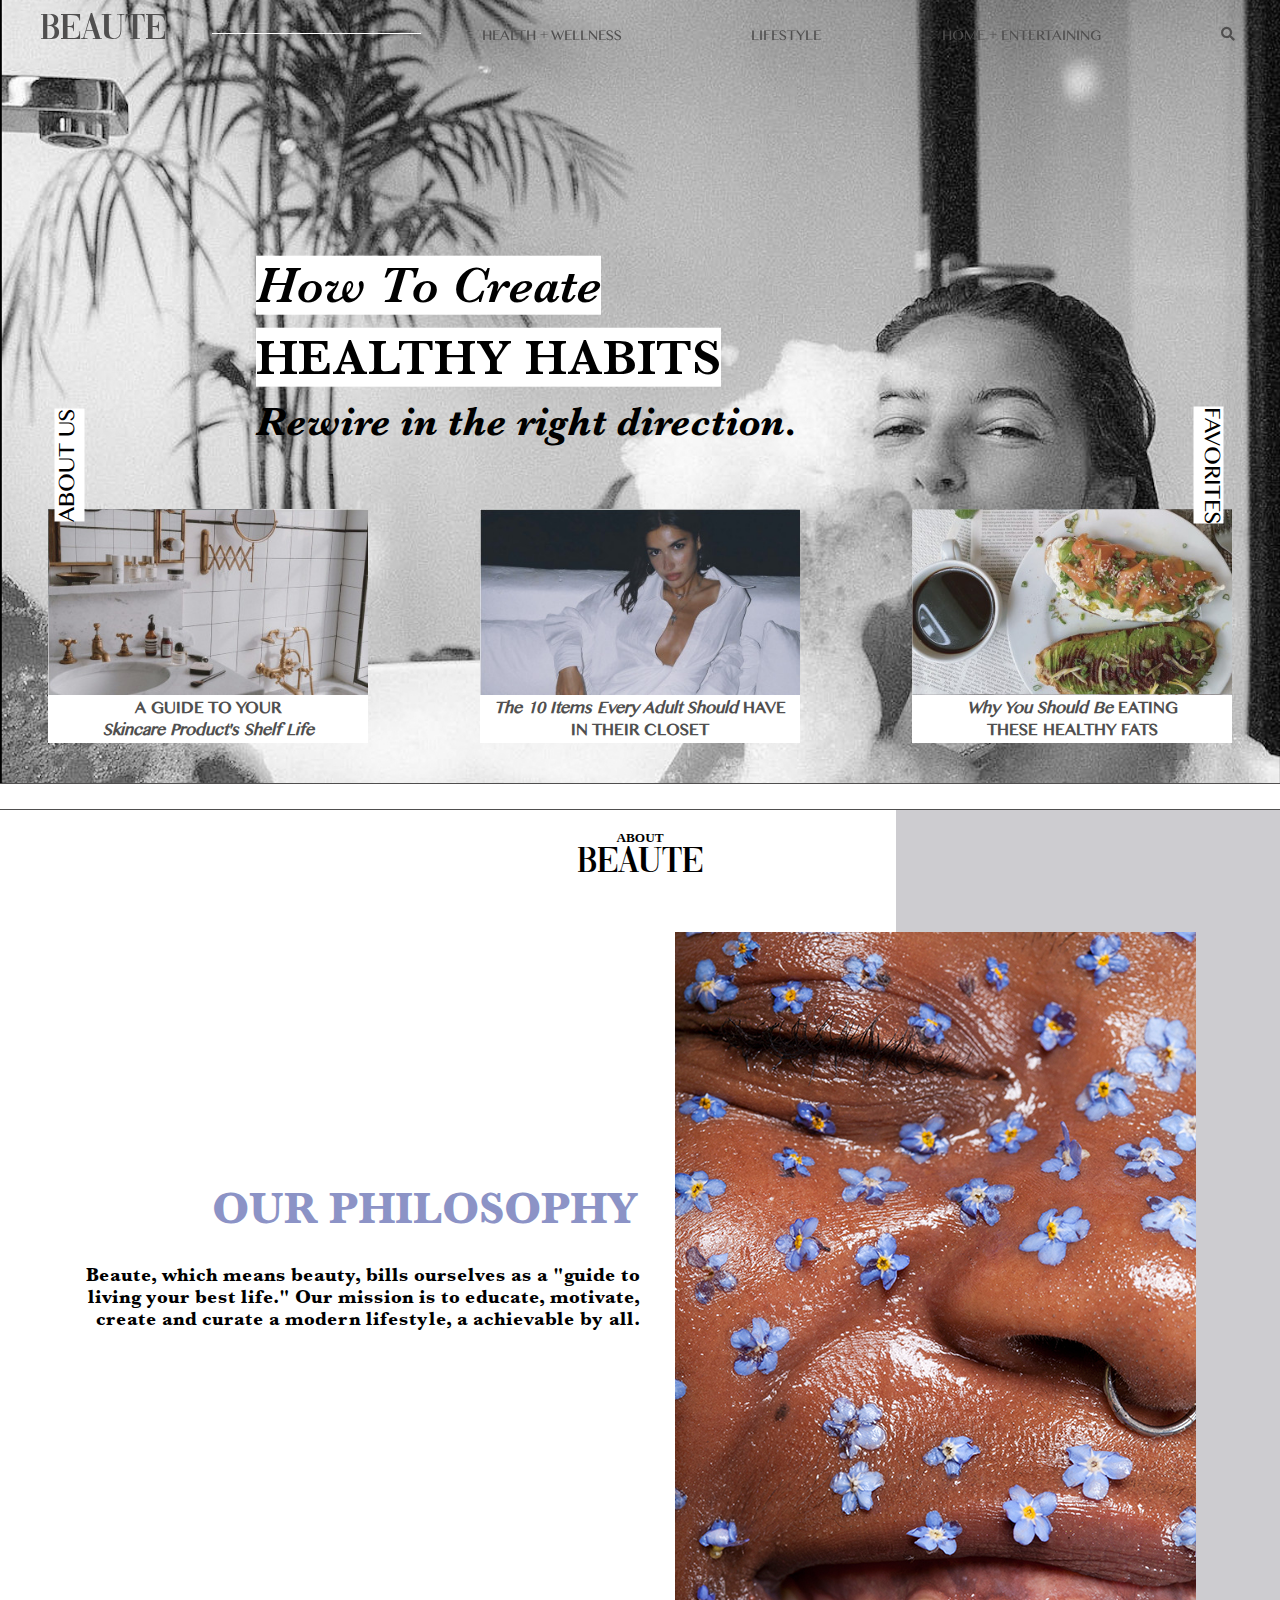
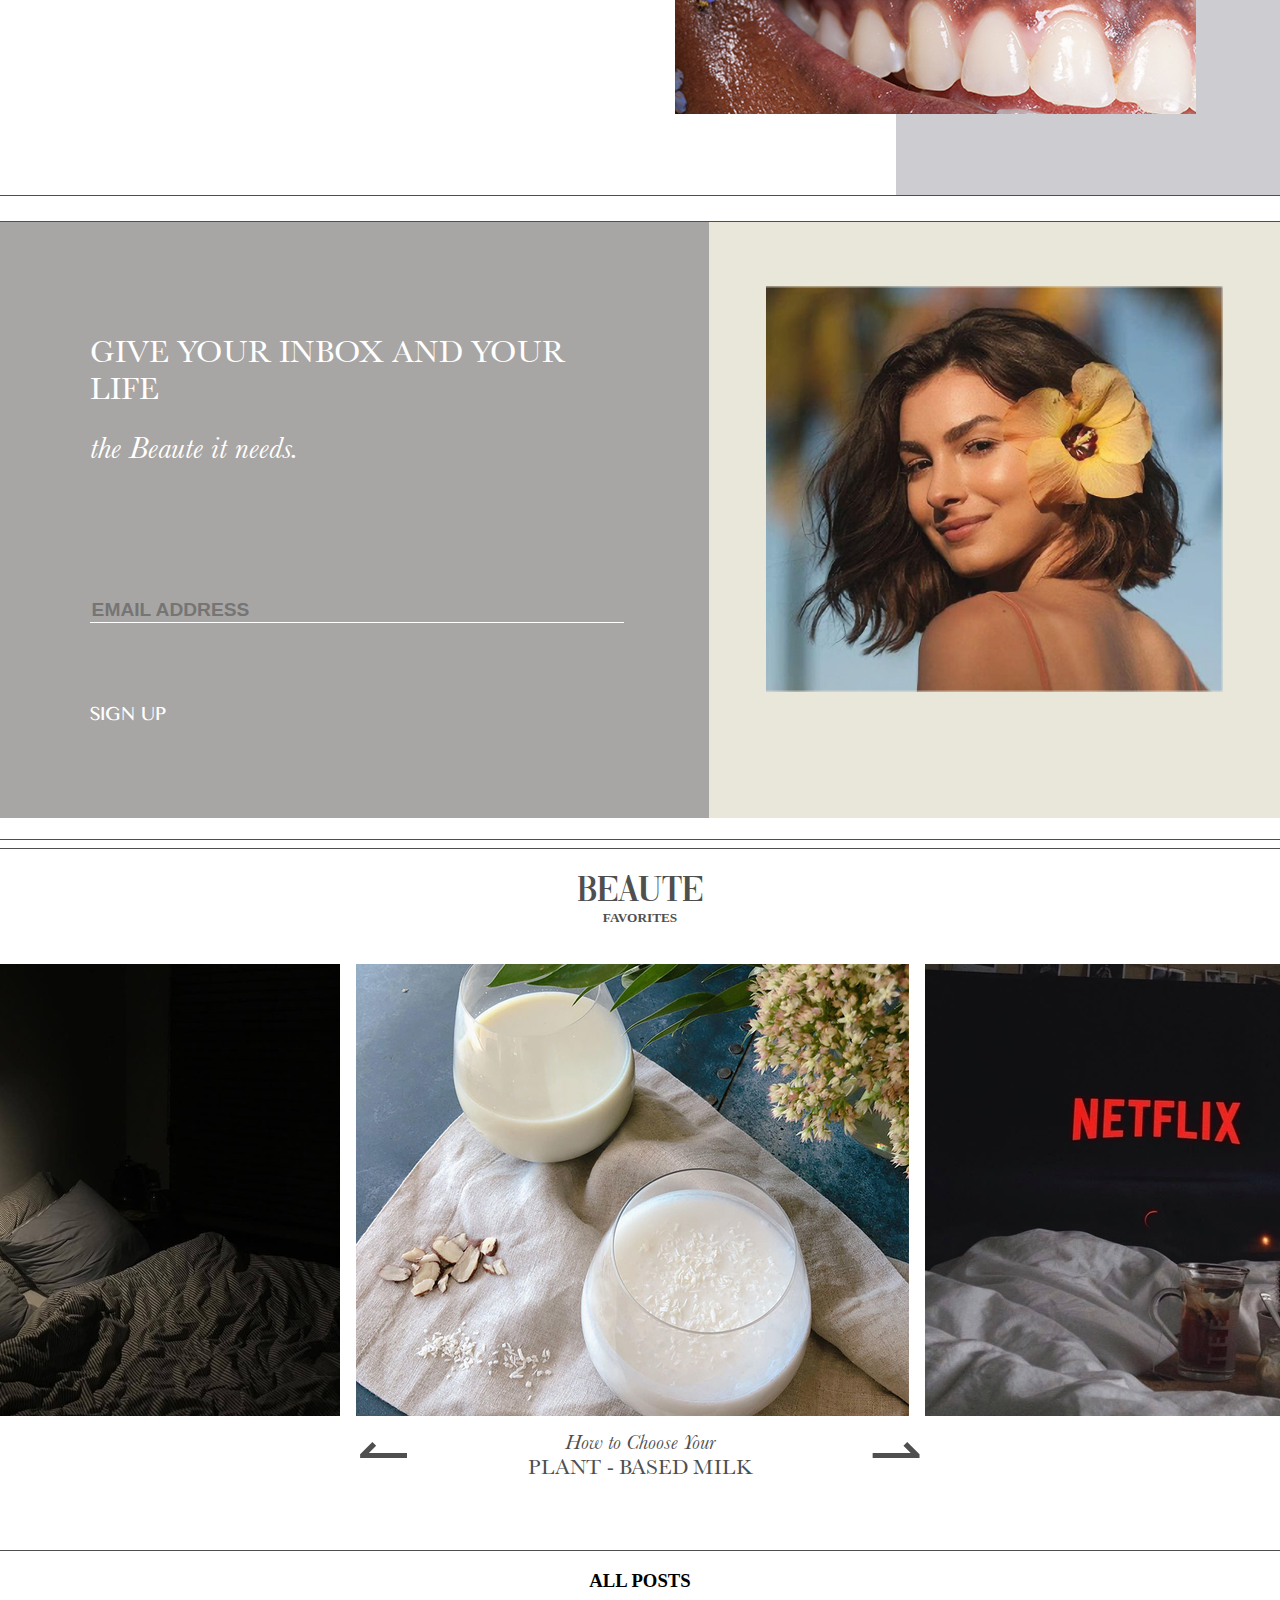
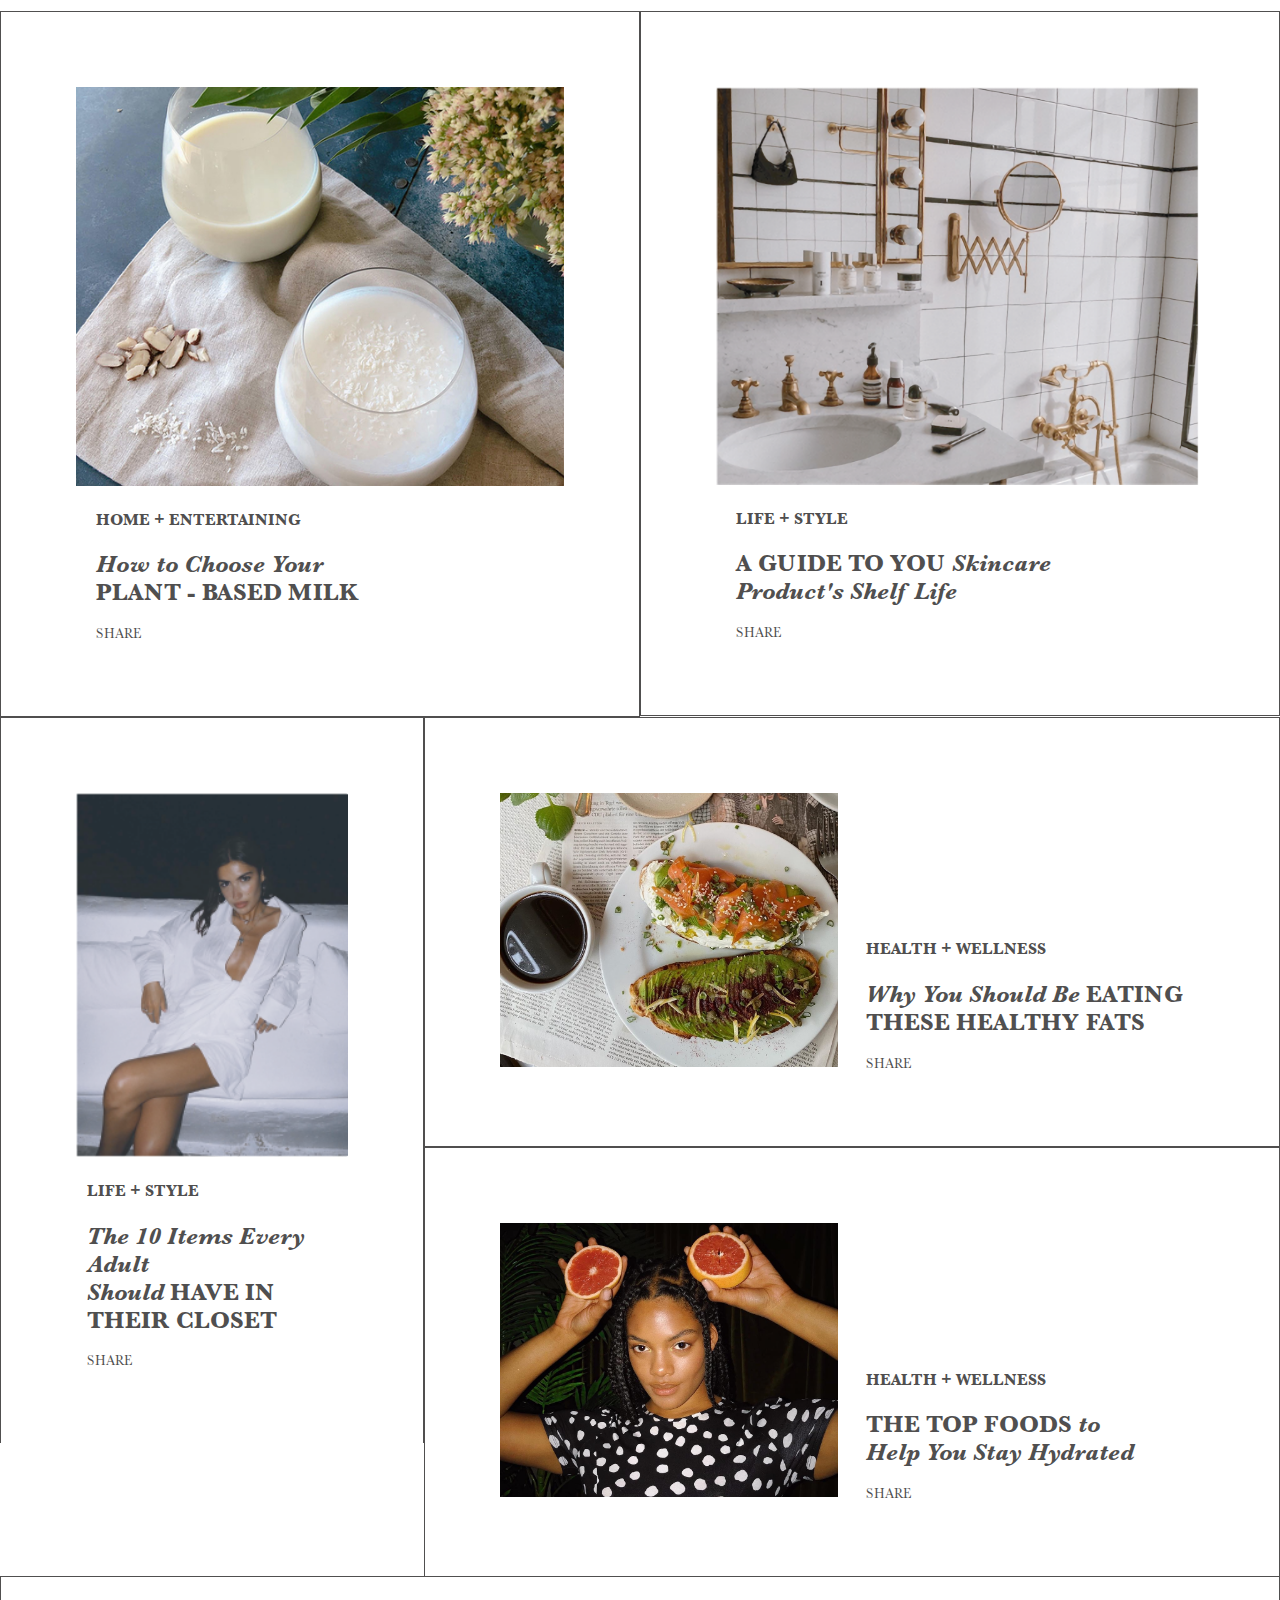
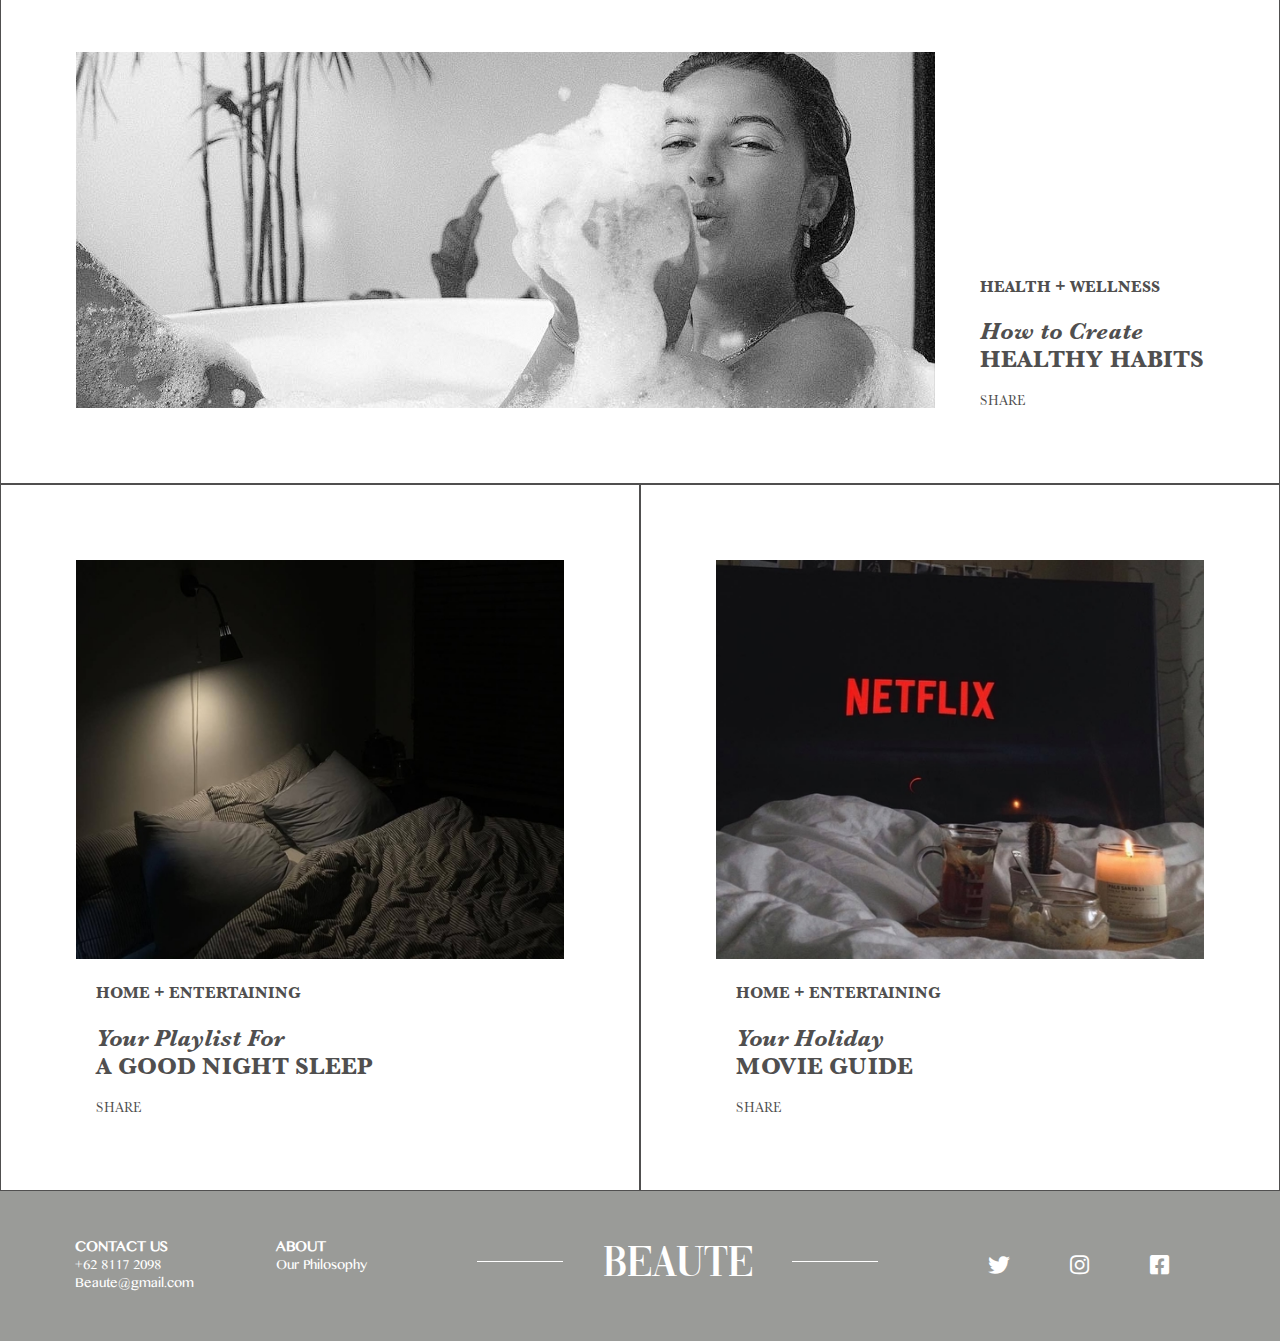
<file: index.html>
<!DOCTYPE html>
<html lang="en">
<head>
    <meta charset="UTF-8">
    <meta name="viewport" content="width=device-width, height=device-height, initial-scale=1.0, user-scalable=0, minimum-scale=1.0, maximum-scale=1.0">
    <script src="index.js"></script> 
    <link href="./fontawesome-free-5.13.0-web/css/all.min.css" rel="stylesheet">
    <link rel="stylesheet" type="text/css" href="index.css">
    <title>BEAUTE</title>
</head>
<body onload="initFavoritesSlider(); initSwipeSlider();">
    <nav>
        <a href="index.html" class="logo">BEAUTE</a>
        <a href="#">
            <hr>
        </a>
        <a href="#" id="nav-link-1" class="dropbtn">
            HEALTH + WELLNESS
        </a>
        <div class="dropdown-content">
            <a href="hw-1.html" class="card p-0">
                <img src="images/card-hw-1.jpg">
                <div class="card-text">
                    THE TOP FOODS to<br> Help You Stay Hydrated
                </div>
            </a>
            <a href="hw-2.html" class="card p-0">
                <img src="images/card-hw-2.jpg">
                <div class="card-text">
                    Why You Should Be EATING THESE HEALTHY FATS
                </div>
            </a>
            <a href="hw-3.html" class="card p-0">
                <img src="images/card-hw-3.jpg">
                <div class="card-text">
                    How to Create<br> HEALTHY HABITS
                </div>
            </a>
        </div>
        <a href="#" id="nav-link-2" class="dropbtn">LIFESTYLE</a>
        <div class="dropdown-content">
            <a href="ls-1.html" class="card p-0">
                <img src="images/card-ls-1.jpg">
                <div class="card-text">
                    The 10 Items Every Adult<br> Should HAVE IN THEIR CLOSET
                </div>
            </a>
            <a href="ls-2.html" class="card p-0" >
                <img src="images/card-ls-2.jpg">
                <div class="card-text">
                    A GUIDE TO YOUR Skincare Product's Shelf Life
                </div>
            </a>
            <a href="ls-1.html" class="card p-0" style="visibility: hidden;">
                <img src="images/card-ls-1.jpg">
                <div class="card-text">
                    The 10 Items Every Adult<br> Should HAVE IN THEIR CLOSET
                </div>
            </a>
        </div>
        <a href="#" id="nav-link-3" class="dropbtn">HOME + ENTERTAINING</a>
        <div class="dropdown-content">
            <a href="he-1.html" class="card p-0">
                <img src="images/card-he-1.jpg">
                <div class="card-text">
                    Your Playlist For <br>A GOOD NIGHT SLEEP
                </div>
            </a>
            <a href="he-2.html" class="card p-0">
                <img src="images/card-he-2.jpg">
                <div class="card-text">
                    Your Holiday 
                    <br>
                    MOVIE GUIDE
                </div>
            </a>
            <a href="he-3.html" class="card p-0">
                <img src="images/card-he-3.jpg">
                <div class="card-text">
                    How To Choose Your <br>PLANT - BASED MILK
                </div>
            </a>
        </div>
        <a href="#" class="search" onclick="toggleSearchBar()"><i class="fas fa-search"></i></a>
        <div class="search-bar">
            <div class="input-wrapper">
                <i class="fas fa-search"></i>
                <input type="text" placeholder="Search">
            </div>
        </div>
    </nav>
    <div class="hamburger">
        <i class="fas fa-bars" id="hamburger-toggle" onclick="toggleHamburger()"></i>
        <a href="index.html#about">ABOUT US</a>
        <a href="index.html#favorite">FAVORITES</a>
        <a href="index.html">HOME</a>
        <div class="hamburger-content">
            <details>
                <summary>
                    HEALTH + WELLNESS 
                    <i class="fas fa-chevron-down"></i>
                </summary>
                <ul>
                    <li><a href="hw-1.html">
                        THE TOP FOODS to Help You Stay Hydrated
                    </a></li>
                    <li><a href="hw-2.html">
                        Why You Should Be EATING THESE HEALTHY FATS
                    </a></li>
                    <li><a href="hw-3.html">
                        How to Create HEALTHY HABITS
                    </a></li>
                </ul>
            </details>
            <details>
                <summary>
                    LIFESTYLE
                    <i class="fas fa-chevron-down"></i>
                </summary>
                <ul>
                    <li><a href="ls-1.html">
                        The 10 Items Every Adult Should HAVE IN THEIR CLOSET
                    </a></li>
                    <li><a href="ls-2.html">
                        A GUIDE TO YOUR Skincare Product's Shelf Life
                    </a></li>
                </ul>
            </details>
            <details>
                <summary>
                    HOME + ENTERTAINING
                    <i class="fas fa-chevron-down"></i>
                </summary>
                <ul>
                    <li><a href="he-1.html">
                        Your Playlist For A GOOD NIGHT SLEEP
                    </a></li>
                    <li><a href="he-2.html">
                        Your Holiday MOVIE GUIDE
                    </a></li>
                    <li><a href="he-3.html">
                        How To Choose Your PLANT - BASED MILK
                    </a></li>
                </ul>
            </details>
            <div class="input-wrapper">
                <i class="fas fa-search"></i>
                <input type="text">
            </div>
        </div>
    </div>

    <div class="vertical-left">
        <a href="index.html#about">ABOUT US</a>
    </div>

    <div class="vertical-right">
        <a href="index.html#favorite">FAVORITES</a>
    </div>
    <div class="center-heading">
        <a href="hw-3.html" class="center-heading">
            <h1>
                <i>How To Create</i>
            </h1>
            <br>
            <h1>
                HEALTHY HABITS
            </h1>
            <br>
            <i class="rewire-in">Rewire in the right direction.</i>
        </a>
    </div>

    <div class="cards web-image">
        <a href="ls-2.html">
            <div class="card">
                <img src="images/slider-1.jpg">
                <div class="card-text">
                    <b>A GUIDE TO YOUR <br><i>Skincare Product's Shelf Life</i></b>
                </div>
            </div>
        </a>
        <a href="ls-1.html">
            <div class="card">
                <img src="images/slider-2.jpg">
                <div class="card-text">
                    <b><i>The 10 Items Every Adult Should</i> HAVE <br>IN THEIR CLOSET</b>
                </div>
            </div>
        </a>
        <a href="hw-2.html">
            <div class="card">
                <img src="images/slider-3.jpg">
                <div class="card-text">
                    <b><i>Why You Should Be</i> EATING <br>THESE HEALTHY FATS</b>
                </div>
            </div>
        </a>
    </div>
        

    <div class="swipe-slider mobile-image mt-60">
        <div>
            <a href="ls-2.html">
                <img src="images/slider-1.jpg" class="center-cropped">
                <div>
                    <b>A GUIDE TO YOUR <br><i>Skincare Product's Shelf Life</i></b>
                </div>
            </a>
        </div>
        <div>
            <a href="ls-1.html">
                <img src="images/slider-2.jpg" class="center-cropped">
                <div>
                    <b><i>The 10 Items Every Adult Should Have</i></b>
                </div>
            </a>
        </div>
        <div>
            <a href="hw-2.html">
                <img src="images/slider-3.jpg" class="center-cropped">
                <div>
                    <b><i>Why You Should Be</i> EATING <br>THESE HEALTHY FATS</b>
                </div>
            </a>
        </div>
    </div>

    <div class="background-white">
        <hr class="mb-25px">
        <hr class="m-0">
    </div>
    <div class="p-6 pt-10px about-div-image text-align-center" id="about">
        <h5 class="m-0 pt-10px">ABOUT</h5>
        <h4 class="about-logo">BEAUTE</h4>
        <div class="about flex-container">
            <div>
                <div>
                    <h1>
                        OUR PHILOSOPHY
                    </h1>
                    <p>
                        Beaute, which means beauty, bills ourselves as a "guide to living your best life." Our mission is to educate, motivate, create and curate a modern lifestyle, a achievable by all.
                    </p>
                </div>
            </div>
            <div>
                <img src="images/about.jpg"> 
            </div>
        </div>
    </div>
    <div class="background-white">
        <hr class="m-0 mb-25px">
        <hr class="m-0">
    </div>
    <div class="sign-up-container position-relative">
        <div class="sign-up-text-container">
            <h1>
                GIVE YOUR INBOX AND YOUR LIFE
            </h1>
            <h1>
                <i>the Beaute it needs.</i>
            </h1>
            <input type="text" placeholder="EMAIL ADDRESS">
            <small  onclick="toggleSignUp()">SIGN UP</small>
        </div>
        <div class="sign-up-picture">
            <img src="images/signup.png">
        </div>
        <div class="modal" id="signup-modal" onclick="toggleSignUp()">
            <div class="sign-up-container-modal-outer">
                <div class="sign-up-container-modal-inner">
                    <h2>THANKYOU FOR SIGNING UP</h2>
                    <h2>&#9632;</h2>
                    <h4>You will be the first to know about new releases, giveaways & special projects. </h4>
                    <h3>STAY TUNED</h3>
                </div>
            </div>
        </div>
    </div>

    <div class="favorites" id="favorite">
        <hr>
        <hr>
        <h4 class="logo">BEAUTE</h4>
        <h5>FAVORITES</h5>
       
        <div class="slide-wrapper">
            <ul class="slide-carousel" data-target="carousel">
              <li class="slide-card" data-target="card">
                  <a href="he-1.html">
                      <img src="images/landing-3.jpg">
                  </a>
              </li>
              <li class="slide-card" data-target="card">
                <a href="he-3.html">
                    <img src="images/landing-1.jpg">
                </a>
              </li>
              <li class="slide-card" data-target="card">
                <a href="he-2.html">
                    <img src="images/landing-2.jpg">
                </a>
              </li>
            </ul>
            <div class="button-wrapper">
              <button id="favorites-slider-mobile-nav-left">&#x2039;</button>
              <button id="favorites-slider-mobile-nav-right">&#x203A;</button>
            </div>
        </div>
        <div class="flex-container social-media-container favorites-slider-nav-container">
            <span id="favorites-slider-nav-left">&#8636;</span>
            <div class="favorites-slider-nav-text">
                <i id="favorites-slider-caption-top">How to Choose Your</i>
                <br>
                <span id="favorites-slider-caption-bottom">PLANT - BASED MILK</span>
            </div>
            <span id="favorites-slider-nav-right">&#8640;</span>
        </div>
    </div>
    
    
    <div class="posts-container">

        <hr>
        <h3>ALL POSTS</h3>
        <div class="flex-container post-container">
            <div class="post">
                <div class="p-75px p-25px-mobile">
                    <div class="flex-container-mobile">
                        <a href="he-3.html">
                            <div class="position-relative">
                                <img src="images/landing-1.jpg">
                                <h4>Read More</h4>
                            </div>
                        </a>
                        <div class="block-container pl-4">
                            <a href="he-3.html">
                                <h4>HOME + ENTERTAINING</h4>
                                <h2>
                                    <i>How to Choose Your</i>
                                    <br>
                                    PLANT - BASED MILK
                                </h2>
                            </a>
                                <div class="flex-container">
                                <small class="post-share">SHARE</small>
                                <i class="fab fa-twitter"></i>
                                <i class="fab fa-instagram"></i>
                                <i class="fab fa-facebook-square"></i>
                            </div>
                        </div>
                    </div>
                </div>
            </div>
            <div class="post">
                <div class="p-75px p-25px-mobile">
                    <div class="flex-container-mobile">
                        <a href="ls-2.html">
                            <div class="position-relative">
                                <img src="images/post-2.png">
                                <h4>Read More</h4>
                            </div>
                        </a>
                        <div class="block-container pl-4">
                            <a href="ls-2.html">
                                <h4>LIFE + STYLE</h4>
                                <h2>
                                    A GUIDE TO YOU
                                    <i>Skincare <br>Product's Shelf Life</i>
                                    <br>
                                </h2>
                            </a>
                            <div class="flex-container">
                                <small class="post-share">SHARE</small>
                                <i class="fab fa-twitter"></i>
                                <i class="fab fa-instagram"></i>
                                <i class="fab fa-facebook-square"></i>
                            </div>
                        </div>
                    </div>
                </div>
            </div>
        </div>
        <div class="flex-container  post-container">
            <div class="post flex-grow-494 w-100 border-bottom-none">
                <div class="p-75px p-25px-mobile">
                    <div class="flex-container-mobile">
                        <a href="ls-1.html">
                            <div class="position-relative">
                                <img src="images/post-3.png">
                                <h4>Read More</h4>
                            </div>
                        </a>
                        <div class="block-container pl-4">
                            <a href="ls-1.html">
                                <h4>LIFE + STYLE</h4>
                                <h2>
                                    <i>The 10 Items Every Adult <br> Should</i>
                                    HAVE IN THEIR CLOSET
                                </h2>
                            </a>
                            <div class="flex-container">
                                <small class="post-share">SHARE</small>
                                <i class="fab fa-twitter"></i>
                                <i class="fab fa-instagram"></i>
                                <i class="fab fa-facebook-square"></i>
                            </div>
                        </div>
                    </div>
                </div>
            </div>
            <div class="">
                <div class="post">
                    <div class="p-75px p-25px-mobile">
                        <div class="flex-container align-item-end align-item-start-mobile">
                            <a href="hw-2.html">
                                <div class="position-relative">
                                    <img src="images/post-4.jpg">
                                    <h4>Read More</h4>
                                </div>
                            </a>
                            <div class="block-container pl-4">
                                <a href="hw-2.html">
                                    <h4>HEALTH + WELLNESS</h4>
                                    <h2>
                                        <i>Why You Should Be</i>
                                        EATING
                                        <br>
                                        THESE HEALTHY FATS
                                    </h2>
                                </a>
                                <div class="flex-container">
                                    <small class="post-share">SHARE</small>
                                    <i class="fab fa-twitter"></i>
                                    <i class="fab fa-instagram"></i>
                                    <i class="fab fa-facebook-square"></i>
                                </div>
                            </div>
                        </div>
                    </div>
                </div>
                <div class="post border-bottom-none">
                    <div class="p-75px p-25px-mobile">
                        <div class="flex-container align-item-end align-item-start-mobile">
                            <a href="hw-1.html">
                                <div class="position-relative">
                                    <img src="images/post-5.jpg">
                                    <h4>Read More</h4>
                                </div>
                            </a>
                            <div class="block-container pl-4">
                                <a href="hw-1.html">
                                    <h4>HEALTH + WELLNESS</h4>
                                    <h2>
                                        THE TOP FOODS
                                        <i>to <br>Help You Stay Hydrated</i>
                                    </h2>
                                </a>
                                <div class="flex-container">
                                    <small class="post-share">SHARE</small>
                                    <i class="fab fa-twitter"></i>
                                    <i class="fab fa-instagram"></i>
                                    <i class="fab fa-facebook-square"></i>
                                </div>
                            </div>
                        </div>
                    </div>
                </div>
            </div>
        </div>
        <div class="post">
            <div class="p-75px p-25px-mobile">
                <div class="flex-container align-item-end align-item-start-mobile">
                    <a href="hw-3.html">
                        <div class="position-relative">
                            <img src="images/post-6-mobile.jpg" class="mobile-image">
                            <img src="images/post-6-web.jpg" class="web-image">
                            <h4>Read More</h4>
                        </div>
                    </a>
                    <div class="pl-4 flex-0-auto flex-1-mobile block-container">
                        <a href="hw-3.html">
                            <h4>HEALTH + WELLNESS</h4>
                            <h2>
                                <i>How to Create</i>
                                <br>
                                HEALTHY HABITS
                            </h2>
                        </a>
                        <div class="flex-container">
                            <small class="post-share">SHARE</small>
                            <i class="fab fa-twitter"></i>
                            <i class="fab fa-instagram"></i>
                            <i class="fab fa-facebook-square"></i>
                        </div>
                    </div>
                </div>
            </div>
        </div>
        <div class="flex-container post-container">
            <div class="post">
                <div class="p-75px p-25px-mobile">
                    <div class="flex-container-mobile">
                        <a href="he-1.html">
                            <div class="position-relative">
                                <img src="images/landing-3.jpg">
                                <h4>Read More</h4>
                            </div>
                        </a>
                        <div class="block-container pl-4">
                            <a href="he-1.html">
                                <h4>HOME + ENTERTAINING</h4>
                                <h2>
                                    <i>Your Playlist For</i>
                                    <br>
                                    A GOOD NIGHT SLEEP
                                </h2>
                            </a>
                            <div class="flex-container">
                                <small class="post-share">SHARE</small>
                                <i class="fab fa-twitter"></i>
                                <i class="fab fa-instagram"></i>
                                <i class="fab fa-facebook-square"></i>
                            </div>
                        </div>
                    </div>
                </div>
            </div>
            <div class="post">
                <div class="p-75px p-25px-mobile">
                    <div class="flex-container-mobile">
                        <a href="he-2.html">
                            <div class="position-relative">
                                <img src="images/landing-2.jpg">
                                <h4>Read More</h4>
                            </div>
                        </a>
                        <div class="block-container pl-4">
                            <a href="he-2.html">
                                <h4>HOME + ENTERTAINING</h4>
                                <h2>
                                    <i>Your Holiday</i>
                                    <br>
                                    MOVIE GUIDE
                                </h2>
                            </a>
                            <div class="flex-container">
                                <small class="post-share">SHARE</small>
                                <i class="fab fa-twitter"></i>
                                <i class="fab fa-instagram"></i>
                                <i class="fab fa-facebook-square"></i>
                            </div>
                        </div>
                    </div>
                </div>
            </div>
        </div>
    </div>

    <footer class="web-footer">
        <div class="flex-container pl-75px">
            <ul>
                <li><strong>CONTACT US</strong></li>
                <li>+62 8117 2098</li>
                <li>Beaute@gmail.com</li>
            </ul>
            
            <ul>
                <li><strong>ABOUT</strong></li>
                <li>Our Philosophy</li>
            </ul>
        </div>
        <a href="/index.html" class="logo">
            BEAUTE
        </a>
        <div class="flex-container social-media-container">
            <i class="fab fa-twitter"></i>
            <i class="fab fa-instagram"></i>
            <i class="fab fa-facebook-square"></i>
        </div>
    </footer>

    <footer class="mobile-footer">
        <a href="/index.html" class="logo">
            BEAUTE
        </a>
        <div class="flex-container social-media-container">
            <i class="fab fa-twitter"></i>
            <i class="fab fa-instagram"></i>
            <i class="fab fa-facebook-square"></i>
        </div>
        <div>
            <ul>
                <li><strong>ABOUT</strong></li>
                <li>Our Philosophy</li>
            </ul>
            <ul>
                <li><strong>CONTACT US</strong></li>
                <li>+62 8117 2098</li>
                <li>Beaute@gmail.com</li>
            </ul>
        </div>
    </footer>
</body>
</html>
</file>
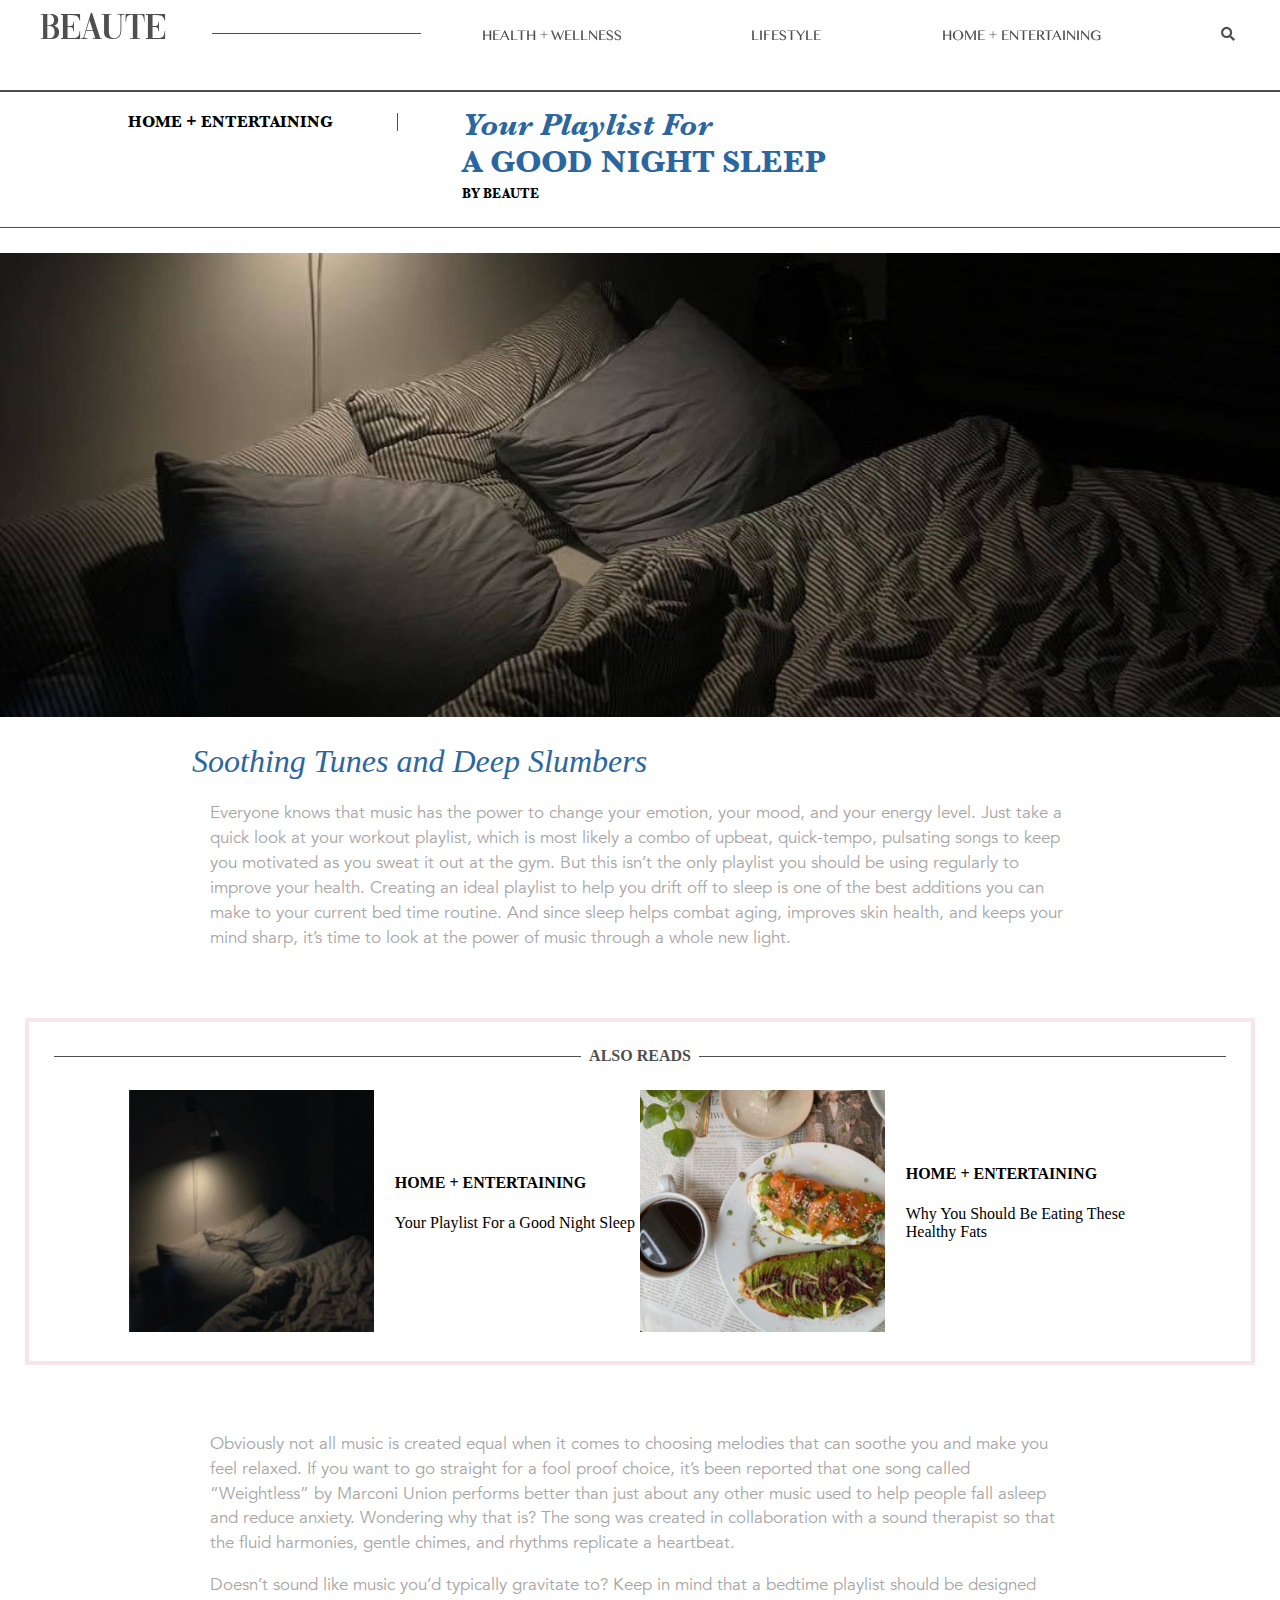
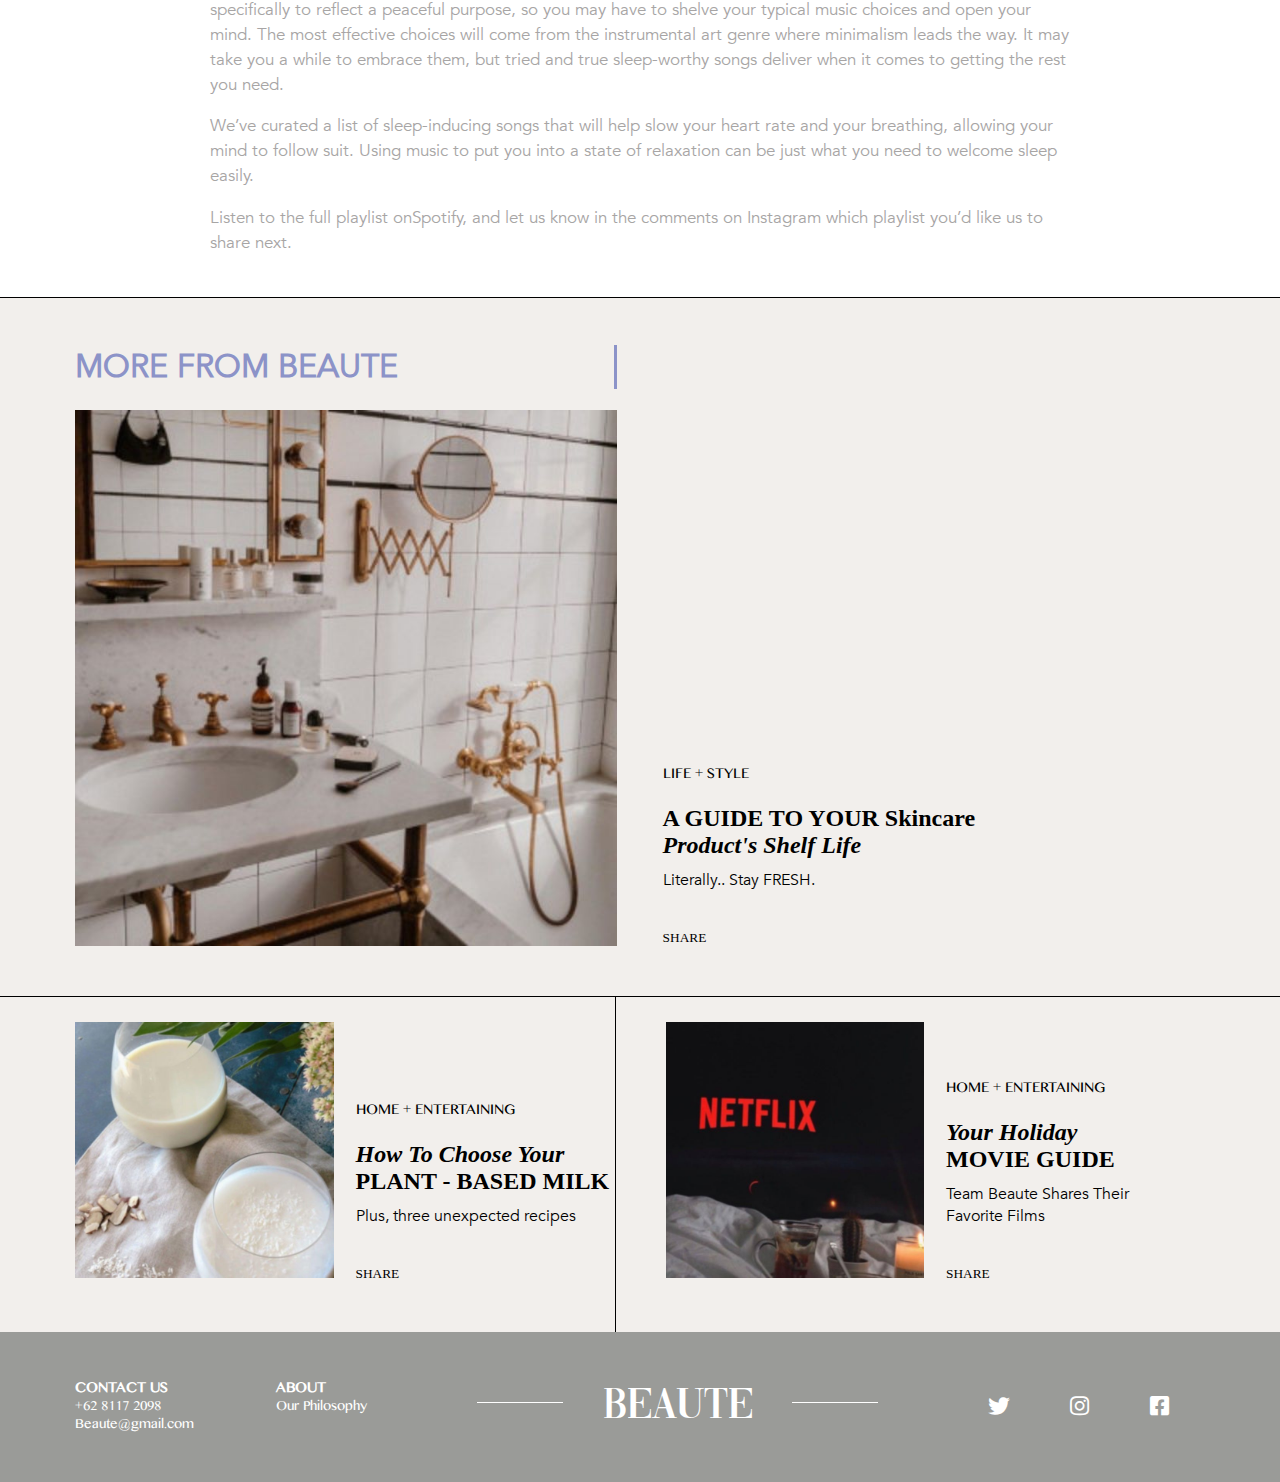
<file: he-1.html>
<!DOCTYPE html>
<html lang="en">
<head>
    <meta charset="UTF-8">
    <meta name="viewport" content="width=device-width, height=device-height, initial-scale=1.0, user-scalable=0, minimum-scale=1.0, maximum-scale=1.0">
    <script src="index.js"></script> 
    <link href="./fontawesome-free-5.13.0-web/css/all.min.css" rel="stylesheet">
    <link rel="stylesheet" type="text/css" href="index.css">
    <link rel="stylesheet" type="text/css" href="post.css">
    <title>BEAUTE</title>
</head>
<body onload="initFavoritesSlider(); initSwipeSlider();">
    <nav>
        <a href="index.html" class="logo">BEAUTE</a>
        <a href="#">
            <hr>
        </a>
        <a href="#" id="nav-link-1" class="dropbtn">
            HEALTH + WELLNESS
        </a>
        <div class="dropdown-content">
            <a href="hw-1.html" class="card p-0">
                <img src="images/card-hw-1.jpg">
                <div class="card-text">
                    THE TOP FOODS to<br> Help You Stay Hydrated
                </div>
            </a>
            <a href="hw-2.html" class="card p-0">
                <img src="images/card-hw-2.jpg">
                <div class="card-text">
                    Why You Should Be EATING THESE HEALTHY FATS
                </div>
            </a>
            <a href="hw-3.html" class="card p-0">
                <img src="images/card-hw-3.jpg">
                <div class="card-text">
                    How to Create<br> HEALTHY HABITS
                </div>
            </a>
        </div>
        <a href="#" id="nav-link-2" class="dropbtn">LIFESTYLE</a>
        <div class="dropdown-content">
            <a href="ls-1.html" class="card p-0">
                <img src="images/card-ls-1.jpg">
                <div class="card-text">
                    The 10 Items Every Adult<br> Should HAVE IN THEIR CLOSET
                </div>
            </a>
            <a href="ls-2.html" class="card p-0" >
                <img src="images/card-ls-2.jpg">
                <div class="card-text">
                    A GUIDE TO YOUR Skincare Product's Shelf Life
                </div>
            </a>
            <a href="ls-1.html" class="card p-0" style="visibility: hidden;">
                <img src="images/card-ls-1.jpg">
                <div class="card-text">
                    The 10 Items Every Adult<br> Should HAVE IN THEIR CLOSET
                </div>
            </a>
        </div>
        <a href="#" id="nav-link-3" class="dropbtn">HOME + ENTERTAINING</a>
        <div class="dropdown-content">
            <a href="he-1.html" class="card p-0">
                <img src="images/card-he-1.jpg">
                <div class="card-text">
                    Your Playlist For <br>A GOOD NIGHT SLEEP
                </div>
            </a>
            <a href="he-2.html" class="card p-0">
                <img src="images/card-he-2.jpg">
                <div class="card-text">
                    Your Holiday 
                    <br>
                    MOVIE GUIDE
                </div>
            </a>
            <a href="he-3.html" class="card p-0">
                <img src="images/card-he-3.jpg">
                <div class="card-text">
                    How To Choose Your <br>PLANT - BASED MILK
                </div>
            </a>
        </div>
        <a href="#" class="search" onclick="toggleSearchBar()"><i class="fas fa-search"></i></a>
        <div class="search-bar">
            <div class="input-wrapper">
                <i class="fas fa-search"></i>
                <input type="text" placeholder="Search">
            </div>
        </div>
    </nav>
    <div class="hamburger">
        <i class="fas fa-bars" id="hamburger-toggle" onclick="toggleHamburger()"></i>
        <a href="index.html">HOME</a>
        <div class="hamburger-content">
            <details>
                <summary>
                    HEALTH + WELLNESS 
                    <i class="fas fa-chevron-down"></i>
                </summary>
                <ul>
                    <li><a href="hw-1.html">
                        THE TOP FOODS to Help You Stay Hydrated
                    </a></li>
                    <li><a href="hw-2.html">
                        Why You Should Be EATING THESE HEALTHY FATS
                    </a></li>
                    <li><a href="hw-3.html">
                        How to Create HEALTHY HABITS
                    </a></li>
                </ul>
            </details>
            <details>
                <summary>
                    LIFESTYLE
                    <i class="fas fa-chevron-down"></i>
                </summary>
                <ul>
                    <li><a href="ls-1.html">
                        The 10 Items Every Adult Should HAVE IN THEIR CLOSET
                    </a></li>
                    <li><a href="ls-2.html">
                        A GUIDE TO YOUR Skincare Product's Shelf Life
                    </a></li>
                </ul>
            </details>
            <details>
                <summary>
                    HOME + ENTERTAINING
                    <i class="fas fa-chevron-down"></i>
                </summary>
                <ul>
                    <li><a href="he-1.html">
                        Your Playlist For A GOOD NIGHT SLEEP
                    </a></li>
                    <li><a href="he-2.html">
                        Your Holiday MOVIE GUIDE
                    </a></li>
                    <li><a href="he-3.html">
                        How To Choose Your PLANT - BASED MILK
                    </a></li>
                </ul>
            </details>
            <div class="input-wrapper">
                <i class="fas fa-search"></i>
                <input type="text">
            </div>
        </div>
    </div>

    <div class="background-white pt-7"></div>
    <div class="title-bar">
        <h4>HOME + ENTERTAINING</h4>
        <div>
            <h1 class="color-article-blue"><i>Your Playlist For</i><br>A GOOD NIGHT SLEEP</h1>
            <small>BY BEAUTE</small>
        </div>
    </div>

    <div class="article">
        <img src="images/he-1.jpg" class="image-stretch">
        <h1 class="color-article-blue left-heading font-weight-normal"><i>Soothing Tunes and Deep Slumbers</i></h1>
        <p>Everyone knows that music has the power to change your emotion, your mood, and your energy level. Just take a quick look at your workout playlist, which is most likely a combo of upbeat, quick-tempo, pulsating songs to keep you motivated as you sweat it out at the gym. But this isn’t the only playlist you should be using regularly to improve your health. Creating an ideal playlist to help you drift off to sleep is one of the best additions you can make to your current bed time routine. And since sleep helps combat aging, improves skin health, and keeps your mind sharp, it’s time to look at the power of music through a whole new light.</p>
    </div>

    <div class="p-25px background-white also-reads-outer-padding">
        <div class="also-reads">
            <div class="p-25px also-reads-outer-padding">
                <h4 class="also-reads-title">ALSO READS</h4>
                <div class="pl-75px pr-75px p-0-mobile">
                    <div class="flex-container">
                        <div class="flex-container  align-item-center web-image">
                            <a href="he-1.html">
                                <div class="position-relative image-caption"> 
                                    <img src="images/square-he-1.jpg" class="image-fluid">
                                    <h4>Read More</h4>
                                </div>
                            </a>
                            <a href="he-1.html" class="block-container pl-4 pb-25px">
                                <h4>HOME + ENTERTAINING</h4>
                                <p>Your Playlist For a Good Night Sleep</p>
                            </a>
                        </div>
                        <div class="flex-container  align-item-center also-reads-article-container">
                            <a href="hw-2.html">
                                <div class="position-relative image-caption"> 
                                    <img src="images/square-hw-2.jpg" class="image-fluid">
                                    <h4>Read More</h4>
                                </div>
                            </a>
                            <a href="hw-2.html" class="block-container pl-4 pb-25px also-reads-text">
                                <h4>HOME + ENTERTAINING</h4>
                                <p>Why You Should Be Eating These Healthy Fats</p>
                            </a>
                        </div>
                    </div>
                </div>
            </div>
        </div>
    </div>


    <div class="article">
        <p>Obviously not all music is created equal when it comes to choosing melodies that can soothe you and make you feel relaxed. If you want to go straight for a fool proof choice, it’s been reported that one song called “Weightless” by Marconi Union performs better than just about any other music used to help people fall asleep and reduce anxiety. Wondering why that is? The song was created in collaboration with a sound therapist so that the fluid harmonies, gentle chimes, and rhythms replicate a heartbeat. </p>
        <p>Doesn’t sound like music you’d typically gravitate to? Keep in mind that a bedtime playlist should be designed specifically to reflect a peaceful purpose, so you may have to shelve your typical music choices and open your mind. The most effective choices will come from the instrumental art genre where minimalism leads the way. It may take you a while to embrace them, but tried and true sleep-worthy songs deliver when it comes to getting the rest you need.</p>
        <p>We’ve curated a list of sleep-inducing songs that will help slow your heart rate and your breathing, allowing your mind to follow suit. Using music to put you into a state of relaxation can be just what you need to welcome sleep easily.</p>
        <p>Listen to the full playlist onSpotify, and let us know in the comments on Instagram which playlist you’d like us to share next. </p>
    </div>

    <div class="px-75px background-hint-of-red pb-50px pt-25px border-top-1px-solid-black more-from-header-container">
        <div class="flex-container align-item-end">
            <div class="block-container">
                <h1 class="more-from-header">MORE FROM BEAUTE</h1>
                
                <a href="ls-2.html">
                    <div class="position-relative image-caption">
                        <img class="image-fluid web-image" src="images/square-ls-2.jpg">
                        <h4>Read More</h4>
                    </div>
                </a>
            </div>
            <div class="block-container pl-4 web-image more-from-text-container">
                <a href="ls-2.html">
                    <h3>LIFE + STYLE</h3>
                    <h2>A GUIDE TO YOUR Skincare<br><i>Product's Shelf Life</i></h2>
                    <h4>Literally.. Stay FRESH.</h4>
                </a>
                <br>
                <div class="flex-container">
                    <small class="post-share">SHARE</small>
                    <i class="fab fa-twitter"></i>
                    <i class="fab fa-instagram"></i>
                    <i class="fab fa-facebook-square"></i>
                </div>
            </div>
        </div>
    </div>
    <div class="pr-75px background-hint-of-red border-top-1px-solid-black pl-25px more-from-container border-top-2px-solid-white-mobile">
        <div class="flex-container post-container">
            <div class="flex-container pb-50px pt-25px align-item-end border-right-1px-solid-black pl-50px more-from-container">
                <a href="he-3.html">
                    <div class="position-relative image-caption"> 
                        <img src="images/square-he-3.jpg" class="image-fluid">
                        <h4>Read More</h4>
                    </div>
                </a>
                <div class="block-container pl-4 more-from-text-container">
                    <a href="he-3.html">
                        <h3>HOME + ENTERTAINING</h3>
                        <h2><i>How To Choose Your</i><br>PLANT - BASED MILK</h2>
                        <h4>Plus, three unexpected recipes</h4>
                    </a>
                    <br>
                    <div class="flex-container">
                        <small class="post-share">SHARE</small>
                        <i class="fab fa-twitter"></i>
                        <i class="fab fa-instagram"></i>
                        <i class="fab fa-facebook-square"></i>
                    </div>
                </div>
            </div>
            <div class="flex-container pb-50px pt-25px align-item-end pl-50px more-from-container">
                <a href="he-2.html">
                    <div class="position-relative image-caption"> 
                        <img src="images/square-he-2.jpg" class="image-fluid">
                        <h4>Read More</h4>
                    </div>
                </a>
                <div class="block-container pl-4 more-from-text-container">
                    <a href="he-2.html">
                        <h3>HOME + ENTERTAINING</h3>
                        <h2><i>Your Holiday<br></i>MOVIE GUIDE</h2>
                        <h4>Team Beaute Shares Their<br> Favorite Films</h4>
                    </a>
                    <br>
                    <div class="flex-container">
                        <small class="post-share">SHARE</small>
                        <i class="fab fa-twitter"></i>
                        <i class="fab fa-instagram"></i>
                        <i class="fab fa-facebook-square"></i>
                    </div>
                </div>
            </div>
        </div>
    </div>
    <footer class="web-footer">
        <div class="flex-container pl-75px">
            <ul>
                <li><strong>CONTACT US</strong></li>
                <li>+62 8117 2098</li>
                <li>Beaute@gmail.com</li>
            </ul>
            
            <ul>
                <li><strong>ABOUT</strong></li>
                <li>Our Philosophy</li>
            </ul>
        </div>
        <a href="/index.html" class="logo">
            BEAUTE
        </a>
        <div class="flex-container social-media-container">
            <i class="fab fa-twitter"></i>
            <i class="fab fa-instagram"></i>
            <i class="fab fa-facebook-square"></i>
        </div>
    </footer>
    <footer class="mobile-footer">
        <a href="/index.html" class="logo">
            BEAUTE
        </a>
        <div class="flex-container social-media-container">
            <i class="fab fa-twitter"></i>
            <i class="fab fa-instagram"></i>
            <i class="fab fa-facebook-square"></i>
        </div>
        <div>
            <ul>
                <li><strong>ABOUT</strong></li>
                <li>Our Philosophy</li>
            </ul>
            <ul>
                <li><strong>CONTACT US</strong></li>
                <li>+62 8117 2098</li>
                <li>Beaute@gmail.com</li>
            </ul>
        </div>
    </footer>
</body>
</html>
</file>
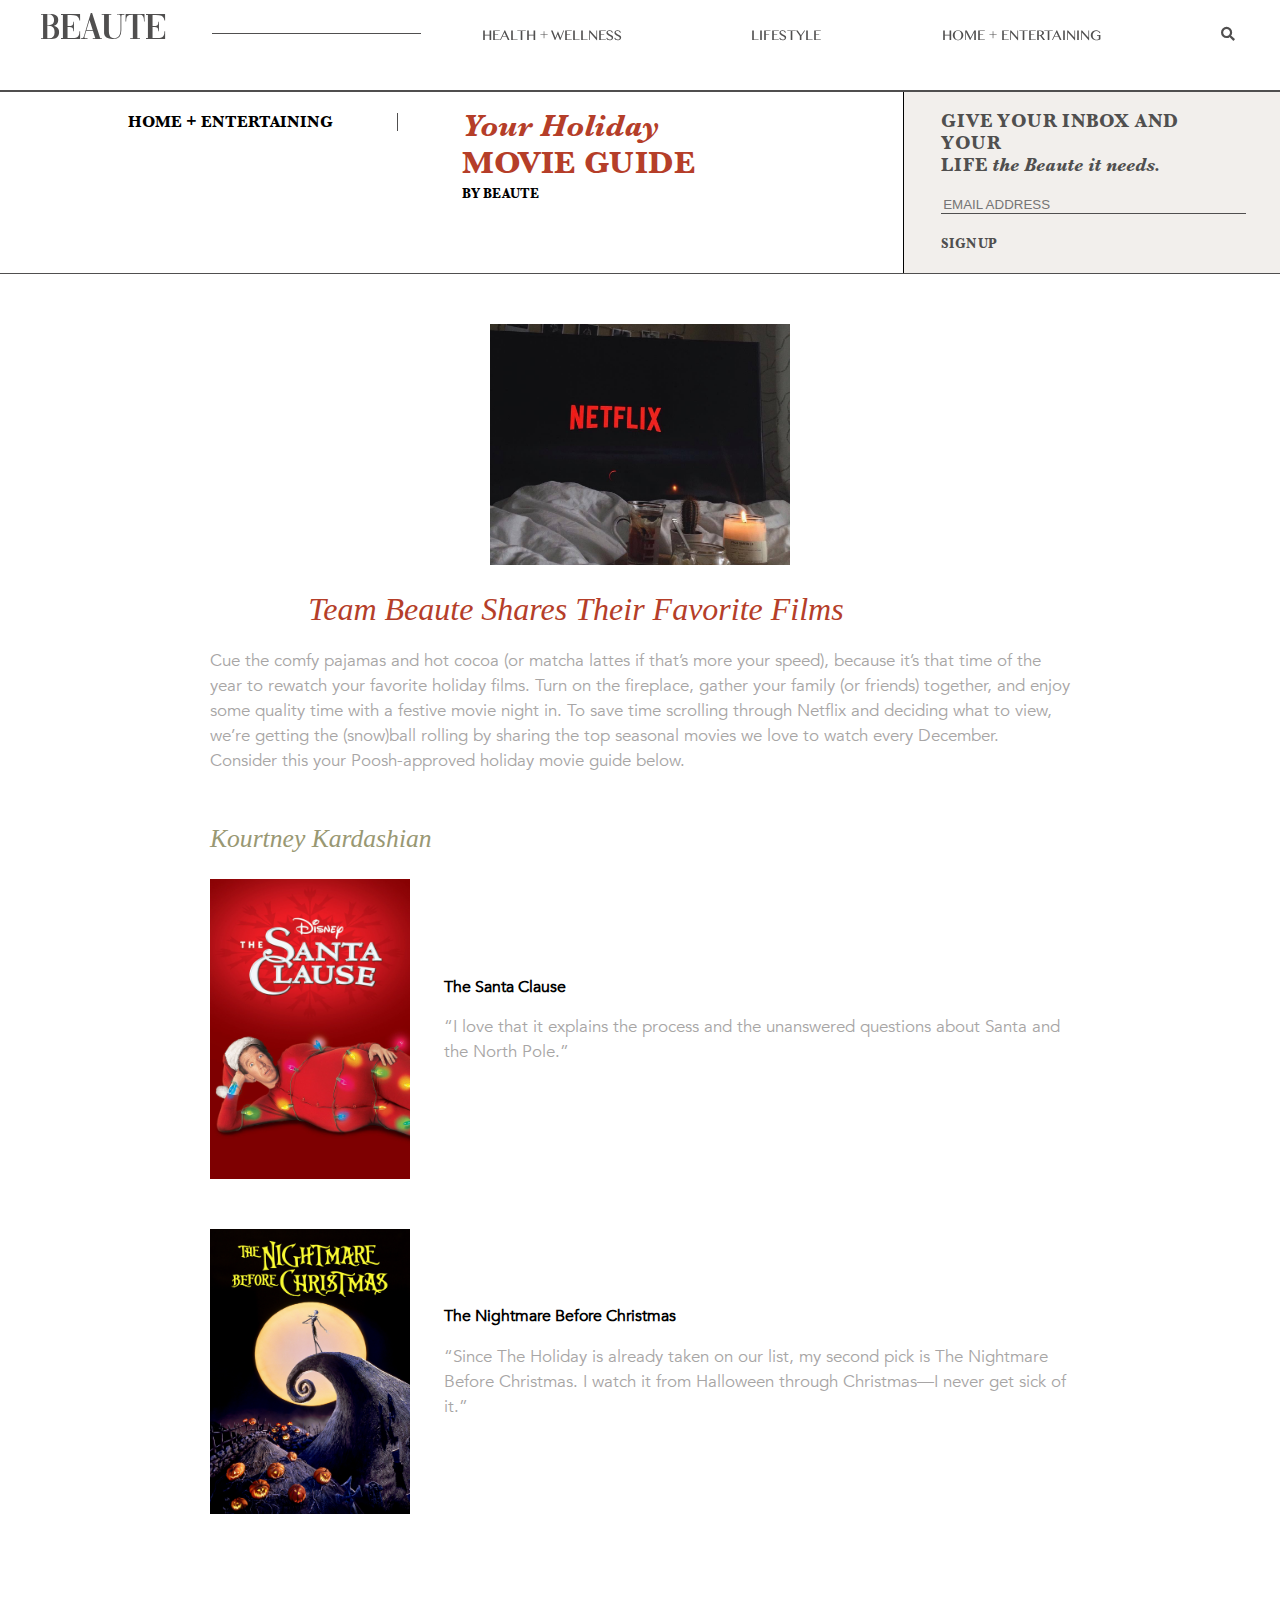
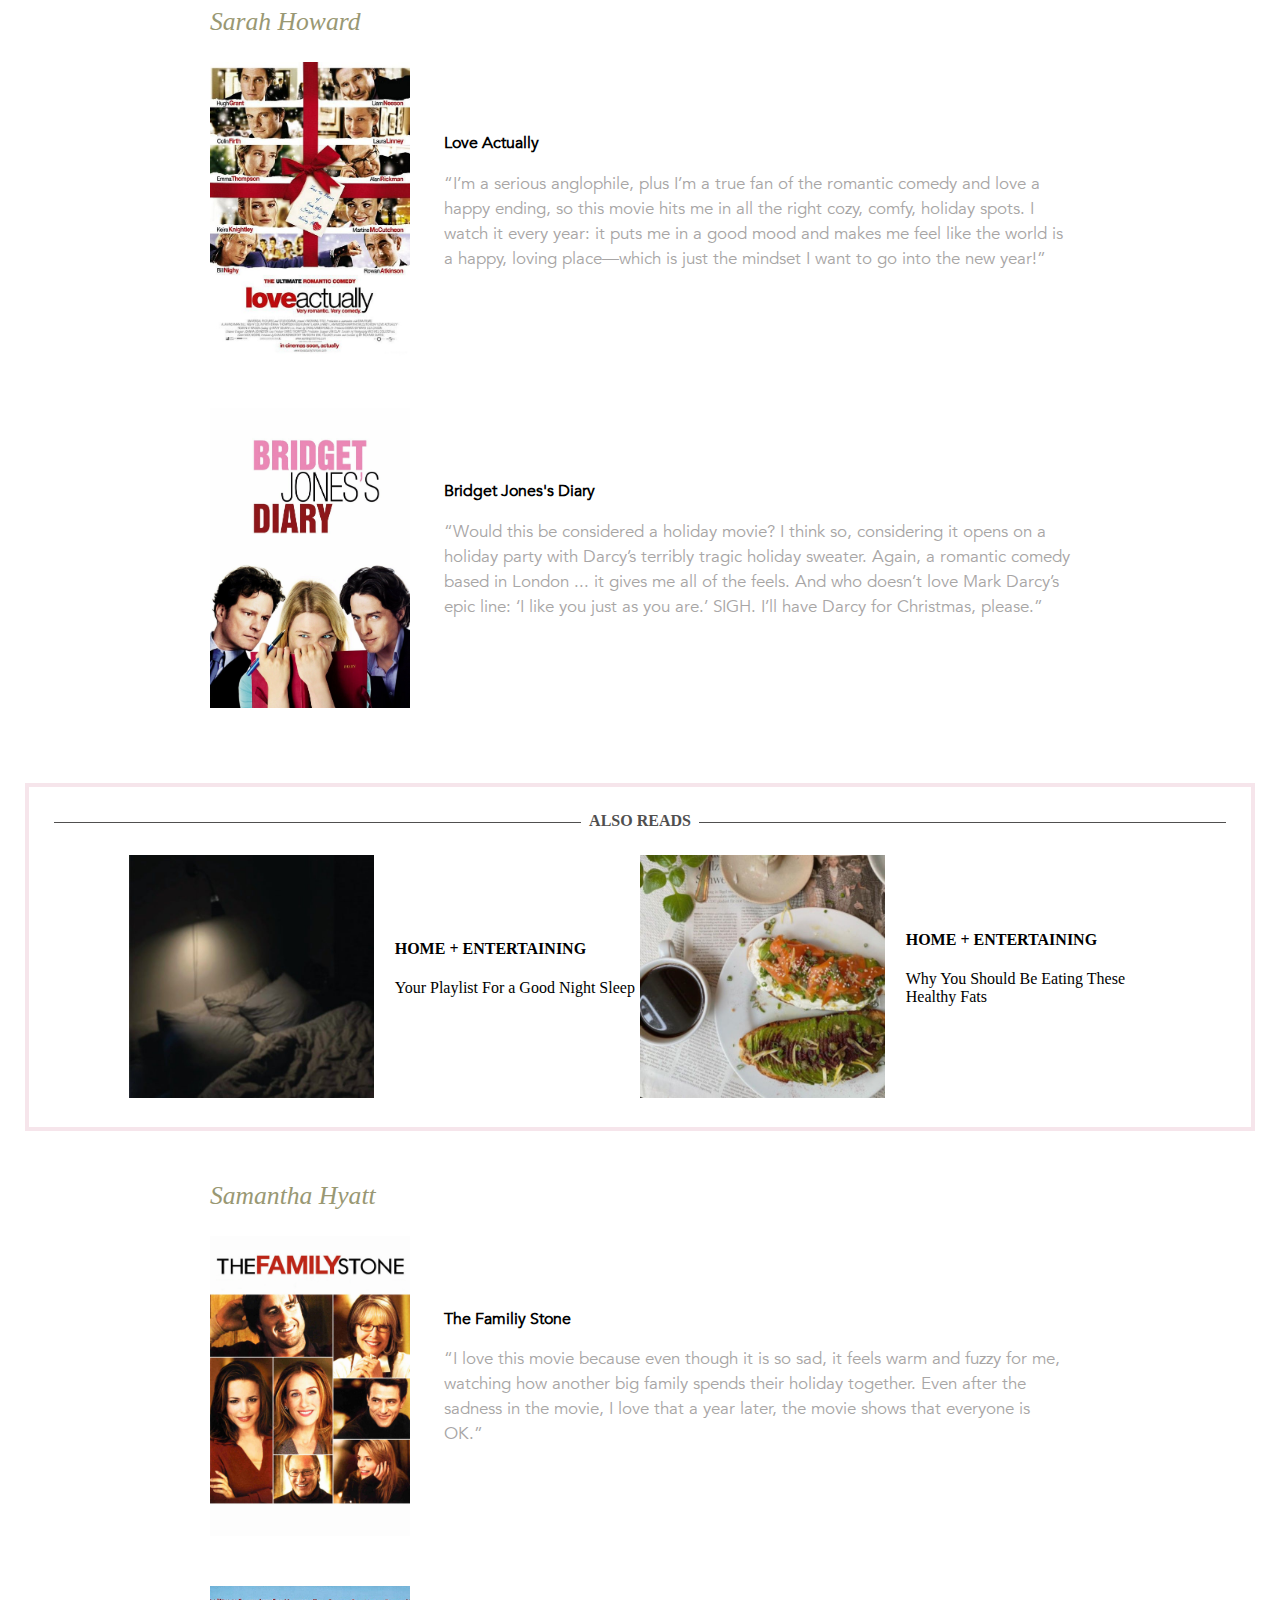
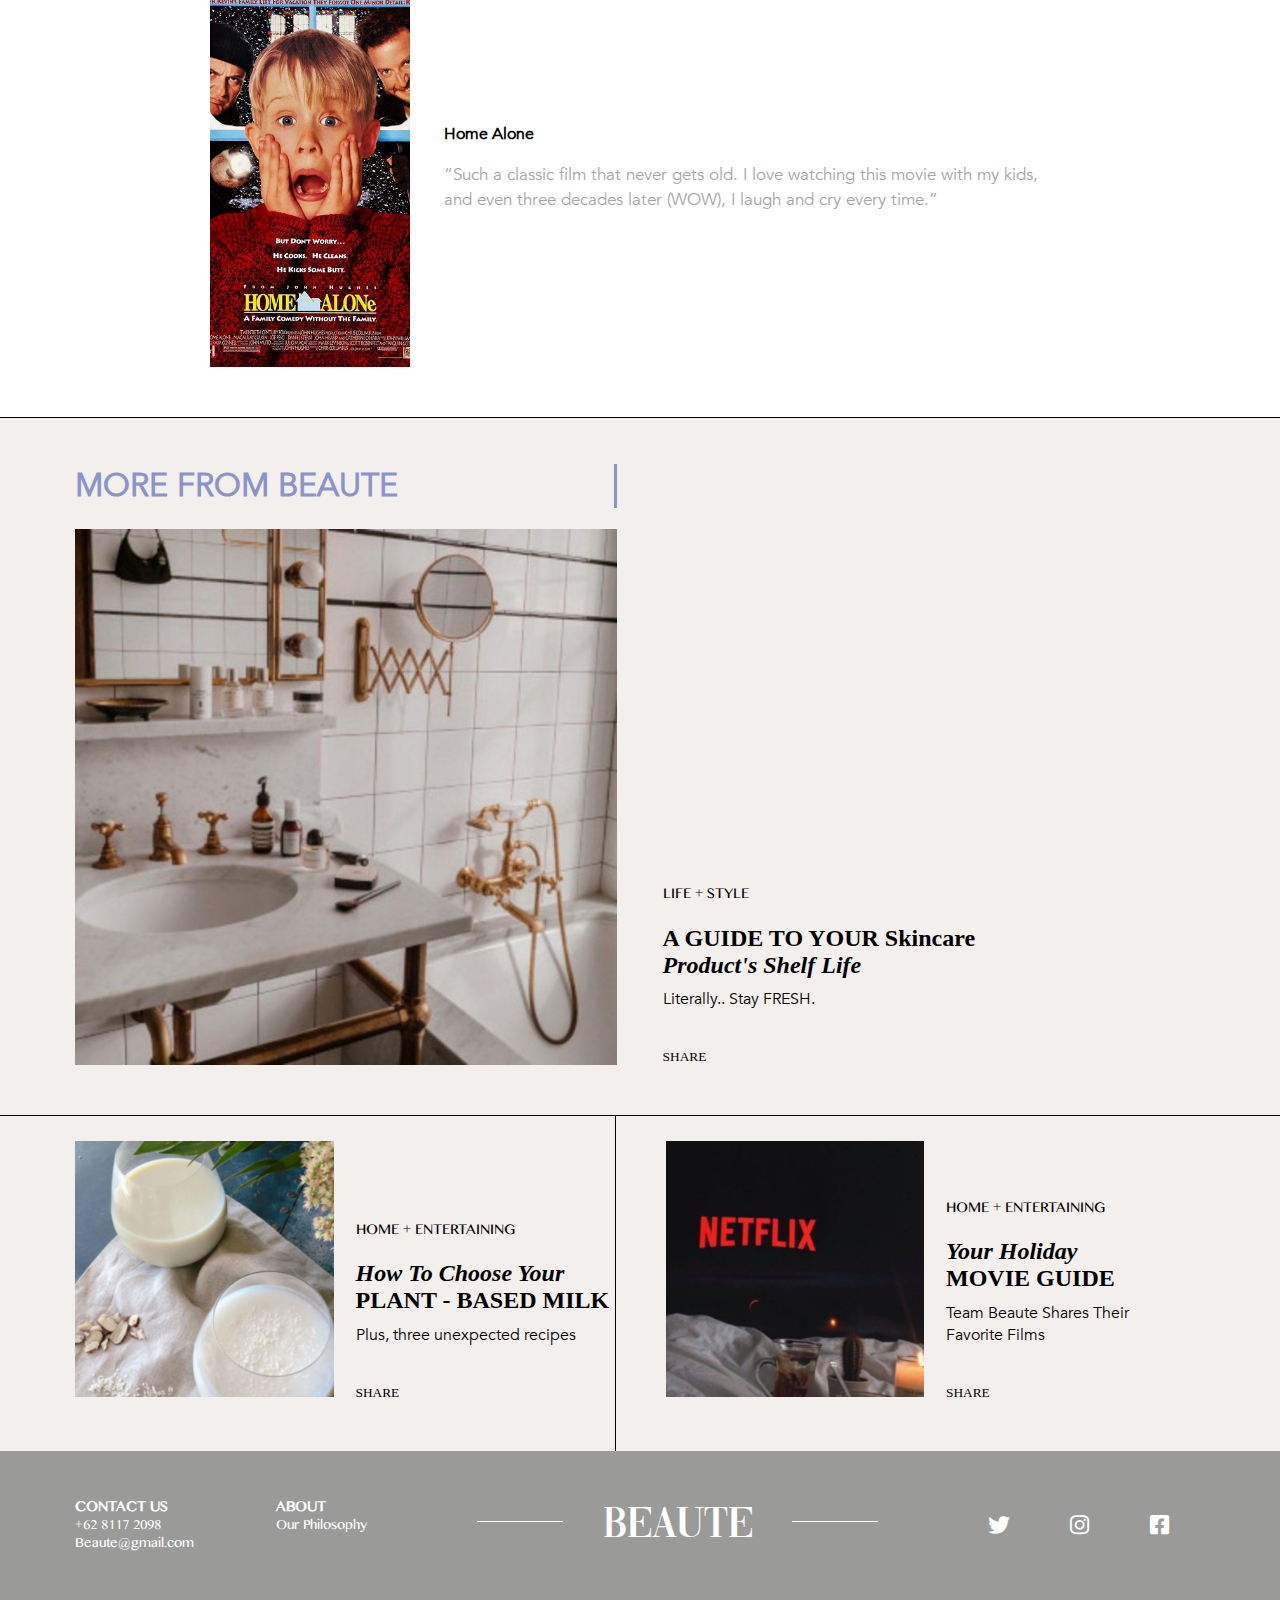
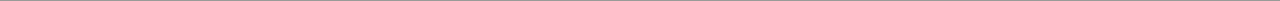
<file: he-2.html>
<!DOCTYPE html>
<html lang="en">
<head>
    <meta charset="UTF-8">
    <meta name="viewport" content="width=device-width, height=device-height, initial-scale=1.0, user-scalable=0, minimum-scale=1.0, maximum-scale=1.0">
    <script src="index.js"></script> 
    <link href="./fontawesome-free-5.13.0-web/css/all.min.css" rel="stylesheet">
    <link rel="stylesheet" type="text/css" href="index.css">
    <link rel="stylesheet" type="text/css" href="post.css">
    <title>BEAUTE</title>
</head>
<body onload="initFavoritesSlider(); initSwipeSlider();">
    <nav>
        <a href="index.html" class="logo">BEAUTE</a>
        <a href="#">
            <hr>
        </a>
        <a href="#" id="nav-link-1" class="dropbtn">
            HEALTH + WELLNESS
        </a>
        <div class="dropdown-content">
            <a href="hw-1.html" class="card p-0">
                <img src="images/card-hw-1.jpg">
                <div class="card-text">
                    THE TOP FOODS to<br> Help You Stay Hydrated
                </div>
            </a>
            <a href="hw-2.html" class="card p-0">
                <img src="images/card-hw-2.jpg">
                <div class="card-text">
                    Why You Should Be EATING THESE HEALTHY FATS
                </div>
            </a>
            <a href="hw-3.html" class="card p-0">
                <img src="images/card-hw-3.jpg">
                <div class="card-text">
                    How to Create<br> HEALTHY HABITS
                </div>
            </a>
        </div>
        <a href="#" id="nav-link-2" class="dropbtn">LIFESTYLE</a>
        <div class="dropdown-content">
            <a href="ls-1.html" class="card p-0">
                <img src="images/card-ls-1.jpg">
                <div class="card-text">
                    The 10 Items Every Adult<br> Should HAVE IN THEIR CLOSET
                </div>
            </a>
            <a href="ls-2.html" class="card p-0" >
                <img src="images/card-ls-2.jpg">
                <div class="card-text">
                    A GUIDE TO YOUR Skincare Product's Shelf Life
                </div>
            </a>
            <a href="ls-1.html" class="card p-0" style="visibility: hidden;">
                <img src="images/card-ls-1.jpg">
                <div class="card-text">
                    The 10 Items Every Adult<br> Should HAVE IN THEIR CLOSET
                </div>
            </a>
        </div>
        <a href="#" id="nav-link-3" class="dropbtn">HOME + ENTERTAINING</a>
        <div class="dropdown-content">
            <a href="he-1.html" class="card p-0">
                <img src="images/card-he-1.jpg">
                <div class="card-text">
                    Your Playlist For <br>A GOOD NIGHT SLEEP
                </div>
            </a>
            <a href="he-2.html" class="card p-0">
                <img src="images/card-he-2.jpg">
                <div class="card-text">
                    Your Holiday 
                    <br>
                    MOVIE GUIDE
                </div>
            </a>
            <a href="he-3.html" class="card p-0">
                <img src="images/card-he-3.jpg">
                <div class="card-text">
                    How To Choose Your <br>PLANT - BASED MILK
                </div>
            </a>
        </div>
        <a href="#" class="search" onclick="toggleSearchBar()"><i class="fas fa-search"></i></a>
        <div class="search-bar">
            <div class="input-wrapper">
                <i class="fas fa-search"></i>
                <input type="text" placeholder="Search">
            </div>
        </div>
    </nav>
    <div class="hamburger">
        <i class="fas fa-bars" id="hamburger-toggle" onclick="toggleHamburger()"></i>
        <a href="index.html">HOME</a>
        <div class="hamburger-content">
            <details>
                <summary>
                    HEALTH + WELLNESS 
                    <i class="fas fa-chevron-down"></i>
                </summary>
                <ul>
                    <li><a href="hw-1.html">
                        THE TOP FOODS to Help You Stay Hydrated
                    </a></li>
                    <li><a href="hw-2.html">
                        Why You Should Be EATING THESE HEALTHY FATS
                    </a></li>
                    <li><a href="hw-3.html">
                        How to Create HEALTHY HABITS
                    </a></li>
                </ul>
            </details>
            <details>
                <summary>
                    LIFESTYLE
                    <i class="fas fa-chevron-down"></i>
                </summary>
                <ul>
                    <li><a href="ls-1.html">
                        The 10 Items Every Adult Should HAVE IN THEIR CLOSET
                    </a></li>
                    <li><a href="ls-2.html">
                        A GUIDE TO YOUR Skincare Product's Shelf Life
                    </a></li>
                </ul>
            </details>
            <details>
                <summary>
                    HOME + ENTERTAINING
                    <i class="fas fa-chevron-down"></i>
                </summary>
                <ul>
                    <li><a href="he-1.html">
                        Your Playlist For A GOOD NIGHT SLEEP
                    </a></li>
                    <li><a href="he-2.html">
                        Your Holiday MOVIE GUIDE
                    </a></li>
                    <li><a href="he-3.html">
                        How To Choose Your PLANT - BASED MILK
                    </a></li>
                </ul>
            </details>
            <div class="input-wrapper">
                <i class="fas fa-search"></i>
                <input type="text">
            </div>
        </div>
    </div>
    <div class="background-white pt-7"></div>
    <div class="title-bar">
        <div class="mobile-image flex-1 background-hint-of-red article-sign-up border-bottom-1px-solid-black">
            <div class="px-10">
                <h3>GIVE YOUR INBOX AND YOUR <br>LIFE <i>the Beaute it needs.</i></h3>
                <input placeholder="EMAIL ADDRESS">
                <h5 onclick="toggleArticleSignUp()">SIGN UP</h5>
            </div>
            <div class="modal top-0 article-signup-modal" onclick="toggleArticleSignUp()">
                <div class="sign-up-container-modal-outer" style="background: none;">
                    <h1 class="text-align-center">THANK YOU</h1>
                </div>
            </div>
        </div>
        <h4>HOME + ENTERTAINING</h4>
        <div class="pb-25px flex-1">
            <h1 class="color-article-red"><i>Your Holiday</i><br>MOVIE GUIDE</h1>
            <small>BY BEAUTE</small>
        </div>
        <div class="web-image flex-1 background-hint-of-red article-sign-up border-left-1px-solid-black">
            <div class="px-10">
                <h3>GIVE YOUR INBOX AND YOUR <br>LIFE <i>the Beaute it needs.</i></h3>
                <input placeholder="EMAIL ADDRESS">
                <h5 onclick="toggleArticleSignUp()">SIGN UP</h5>
            </div>
            <div class="modal top-0 article-signup-modal" onclick="toggleArticleSignUp()">
                <div class="sign-up-container-modal-outer" style="background: none;">
                    <h1 class="text-align-center">THANK YOU</h1>
                </div>
            </div>
        </div>
    </div>

    <div class="article">
        <img src="images/he-2.jpg">
        <h1 class="color-article-red font-weight-normal article-quote"><i>Team Beaute Shares Their Favorite Films</i></h1>
        <img src="images/he-2-1.jpg" class="article-top-right mobile-image center-image" style="padding-left: 0;">
        <p>Cue the comfy pajamas and hot cocoa (or matcha lattes if that’s more your speed), because it’s that time of the year to rewatch your favorite holiday films. Turn on the fireplace, gather your family (or friends) together, and enjoy some quality time with a festive movie night in. To save time scrolling through Netflix and deciding what to view, we’re getting the (snow)ball rolling by sharing the top seasonal movies we love to watch every December. Consider this your Poosh-approved holiday movie guide below.</p>
        <div class="clothes-article-title-container" style="margin-top: 50px;">
            <i class="clothes-article-title">Kourtney Kardashian</i>
        </div>

        <div class="article-container-right web-image">
            <div>
                <img src="images/he-2/1.jpg" class="movie-image">
            </div>
            <div class="pl-25px">
                <div class="center-vertical">
                    <strong class="color-black">The Santa Clause</strong>
                    <p class="">“I love that it explains the process and the unanswered questions about Santa and the North Pole.”</p>
                </div>
                <br>
            </div>
        </div>
        <img src="images/he-2/1.jpg" class="movie-image mobile-image">
        <br>
        <strong class="color-black pl-25px mobile-image">The Santa Clause</strong>
        <p class="mobile-image">“I love that it explains the process and the unanswered questions about Santa and the North Pole.”</p>
        
        <div class="article-container-right web-image">
            <div>
                <img src="images/he-2/2.jpg" class="movie-image">
            </div>
            <div class="pl-25px">
                <div class="center-vertical">
                    <strong class="color-black">The Nightmare Before Christmas</strong>
                    <p>“Since The Holiday is already taken on our list, my second pick is The Nightmare Before Christmas. I watch it from Halloween through Christmas—I never get sick of it.”</p>
                </div>
                <br>
            </div>
        </div>
        <img src="images/he-2/2.jpg" class="movie-image mobile-image">
        <br>
        <strong class="color-black pl-25px mobile-image">The Nightmare Before Christmas</strong>
        <p class="mobile-image">“Since The Holiday is already taken on our list, my second pick is The Nightmare Before Christmas. I watch it from Halloween through Christmas—I never get sick of it.”</p>
        <br>
        <div class="pt-50px web-image"></div>
        <div class="clothes-article-title-container">
            <i class="clothes-article-title">Sarah Howard</i>
        </div>

        <div class="article-container-right web-image">
            <div>
                <img src="images/he-2/3.jpg" class="movie-image">
            </div>
            <div class="pl-25px">
                <div class="center-vertical">
                    <strong class="color-black">Love Actually</strong>
                    <p>“I’m a serious anglophile, plus I’m a true fan of the romantic comedy and love a happy ending, so this movie hits me in all the right cozy, comfy, holiday spots. I watch it every year: it puts me in a good mood and makes me feel like the world is a happy, loving place—which is just the mindset I want to go into the new year!” </p>
                </div>
                <br>
            </div>
        </div>
        <img src="images/he-2/3.jpg" class="movie-image mobile-image">
        <br>
        <strong class="color-black pl-25px mobile-image">Love Actually</strong>
        <p class="mobile-image">“I’m a serious anglophile, plus I’m a true fan of the romantic comedy and love a happy ending, so this movie hits me in all the right cozy, comfy, holiday spots. I watch it every year: it puts me in a good mood and makes me feel like the world is a happy, loving place—which is just the mindset I want to go into the new year!” </p>

        <div class="article-container-right web-image">
            <div>
                <img src="images/he-2/4.jpeg" class="movie-image">
            </div>
            <div class="pl-25px">
                <div class="center-vertical">
                    <strong class="color-black">Bridget Jones's Diary</strong>
                    <p>“Would this be considered a holiday movie? I think so, considering it opens on a holiday party with Darcy’s terribly tragic holiday sweater. Again, a romantic comedy based in London ... it gives me all of the feels. And who doesn’t love Mark Darcy’s epic line: ‘I like you just as you are.’ SIGH. I’ll have Darcy for Christmas, please.”</p>
                </div>
                <br>
            </div>
        </div>
        <img src="images/he-2/4.jpeg" class="movie-image mobile-image">
        <br>
        <strong class="color-black pl-25px mobile-image">Bridget Jones's Diary</strong>
        <p class="mobile-image">“Would this be considered a holiday movie? I think so, considering it opens on a holiday party with Darcy’s terribly tragic holiday sweater. Again, a romantic comedy based in London ... it gives me all of the feels. And who doesn’t love Mark Darcy’s epic line: ‘I like you just as you are.’ SIGH. I’ll have Darcy for Christmas, please.”</p>

    </div>

    <div class="p-25px background-white also-reads-outer-padding">
        <div class="also-reads">
            <div class="p-25px also-reads-outer-padding">
                <h4 class="also-reads-title">ALSO READS</h4>
                <div class="pl-75px pr-75px p-0-mobile">
                    <div class="flex-container">
                        <div class="flex-container  align-item-center web-image">
                            <a href="he-1.html">
                                <div class="position-relative image-caption"> 
                                    <img src="images/square-he-1.jpg" class="image-fluid">
                                    <h4>Read More</h4>
                                </div>
                            </a>
                            <a href="he-1.html" class="block-container pl-4 pb-25px">
                                <h4>HOME + ENTERTAINING</h4>
                                <p>Your Playlist For a Good Night Sleep</p>
                            </a>
                        </div>
                        <div class="flex-container  align-item-center also-reads-article-container">
                            <a href="hw-2.html">
                                <div class="position-relative image-caption"> 
                                    <img src="images/square-hw-2.jpg" class="image-fluid">
                                    <h4>Read More</h4>
                                </div>
                            </a>
                            <a href="hw-2.html" class="block-container pl-4 pb-25px also-reads-text">
                                <h4>HOME + ENTERTAINING</h4>
                                <p>Why You Should Be Eating These Healthy Fats</p>
                            </a>
                        </div>
                    </div>
                </div>
            </div>
        </div>
    </div>


    <div class="article">
        <div class="clothes-article-title-container">
            <i class="clothes-article-title">Samantha Hyatt</i>
        </div>

        <div class="article-container-right web-image">
            <div>
                <img src="images/he-2/5.jpg" class="movie-image">
            </div>
            <div class="pl-25px">
                <div class="center-vertical">
                    <strong class="color-black">The Familiy Stone</strong>
                    <p>“I love this movie because even though it is so sad, it feels warm and fuzzy for me, watching how another big family spends their holiday together. Even after the sadness in the movie, I love that a year later, the movie shows that everyone is OK.”</p>
                </div>
                <br>
            </div>
        </div>
        <img src="images/he-2/5.jpg" class="movie-image mobile-image">
        <br>
        <strong class="color-black pl-25px mobile-image">The Familiy Stone</strong>
        <p class="mobile-image">“I love this movie because even though it is so sad, it feels warm and fuzzy for me, watching how another big family spends their holiday together. Even after the sadness in the movie, I love that a year later, the movie shows that everyone is OK.”</p>

        <div class="article-container-right web-image">
            <div>
                <img src="images/he-2/6.jpg" class="movie-image">
            </div>
            <div class="pl-25px">
                <div class="center-vertical">
                    <strong class="color-black">Home Alone</strong>
                    <p>“Such a classic film that never gets old. I love watching this movie with my kids, and even three decades later (WOW), I laugh and cry every time.” </p>
                </div>
                <br>
            </div>
        </div>
        <img src="images/he-2/6.jpg" class="movie-image mobile-image">
        <br>
        <strong class="color-black pl-25px mobile-image">Home Alone</strong>
        <p class="mobile-image">“Such a classic film that never gets old. I love watching this movie with my kids, and even three decades later (WOW), I laugh and cry every time.” </p>
    </div>

    <div class="px-75px background-hint-of-red pb-50px pt-25px border-top-1px-solid-black more-from-header-container">
        <div class="flex-container align-item-end">
            <div class="block-container">
                <h1 class="more-from-header">MORE FROM BEAUTE</h1>
                
                <a href="ls-2.html">
                    <div class="position-relative image-caption">
                        <img class="image-fluid web-image" src="images/square-ls-2.jpg">
                        <h4>Read More</h4>
                    </div>
                </a>
            </div>
            <div class="block-container pl-4 web-image more-from-text-container">
                <a href="ls-2.html">
                    <h3>LIFE + STYLE</h3>
                    <h2>A GUIDE TO YOUR Skincare<br><i>Product's Shelf Life</i></h2>
                    <h4>Literally.. Stay FRESH.</h4>
                </a>
                <br>
                <div class="flex-container">
                    <small class="post-share">SHARE</small>
                    <i class="fab fa-twitter"></i>
                    <i class="fab fa-instagram"></i>
                    <i class="fab fa-facebook-square"></i>
                </div>
            </div>
        </div>
    </div>
    <div class="pr-75px background-hint-of-red border-top-1px-solid-black pl-25px more-from-container border-top-2px-solid-white-mobile">
        <div class="flex-container post-container">
            <div class="flex-container pb-50px pt-25px align-item-end border-right-1px-solid-black pl-50px more-from-container">
                <a href="he-3.html">
                    <div class="position-relative image-caption"> 
                        <img src="images/square-he-3.jpg" class="image-fluid">
                        <h4>Read More</h4>
                    </div>
                </a>
                <div class="block-container pl-4 more-from-text-container">
                    <a href="he-3.html">
                        <h3>HOME + ENTERTAINING</h3>
                        <h2><i>How To Choose Your</i><br>PLANT - BASED MILK</h2>
                        <h4>Plus, three unexpected recipes</h4>
                    </a>
                    <br>
                    <div class="flex-container">
                        <small class="post-share">SHARE</small>
                        <i class="fab fa-twitter"></i>
                        <i class="fab fa-instagram"></i>
                        <i class="fab fa-facebook-square"></i>
                    </div>
                </div>
            </div>
            <div class="flex-container pb-50px pt-25px align-item-end pl-50px more-from-container">
                <a href="he-2.html">
                    <div class="position-relative image-caption"> 
                        <img src="images/square-he-2.jpg" class="image-fluid">
                        <h4>Read More</h4>
                    </div>
                </a>
                <div class="block-container pl-4 more-from-text-container">
                    <a href="he-2.html">
                        <h3>HOME + ENTERTAINING</h3>
                        <h2><i>Your Holiday<br></i>MOVIE GUIDE</h2>
                        <h4>Team Beaute Shares Their<br> Favorite Films</h4>
                    </a>
                    <br>
                    <div class="flex-container">
                        <small class="post-share">SHARE</small>
                        <i class="fab fa-twitter"></i>
                        <i class="fab fa-instagram"></i>
                        <i class="fab fa-facebook-square"></i>
                    </div>
                </div>
            </div>
        </div>
    </div>
    <footer class="web-footer">
        <div class="flex-container pl-75px">
            <ul>
                <li><strong>CONTACT US</strong></li>
                <li>+62 8117 2098</li>
                <li>Beaute@gmail.com</li>
            </ul>
            
            <ul>
                <li><strong>ABOUT</strong></li>
                <li>Our Philosophy</li>
            </ul>
        </div>
        <a href="/index.html" class="logo">
            BEAUTE
        </a>
        <div class="flex-container social-media-container">
            <i class="fab fa-twitter"></i>
            <i class="fab fa-instagram"></i>
            <i class="fab fa-facebook-square"></i>
        </div>
    </footer>
    <footer class="mobile-footer">
        <a href="/index.html" class="logo">
            BEAUTE
        </a>
        <div class="flex-container social-media-container">
            <i class="fab fa-twitter"></i>
            <i class="fab fa-instagram"></i>
            <i class="fab fa-facebook-square"></i>
        </div>
        <div>
            <ul>
                <li><strong>ABOUT</strong></li>
                <li>Our Philosophy</li>
            </ul>
            <ul>
                <li><strong>CONTACT US</strong></li>
                <li>+62 8117 2098</li>
                <li>Beaute@gmail.com</li>
            </ul>
        </div>
    </footer>
</body>
</html>
</file>
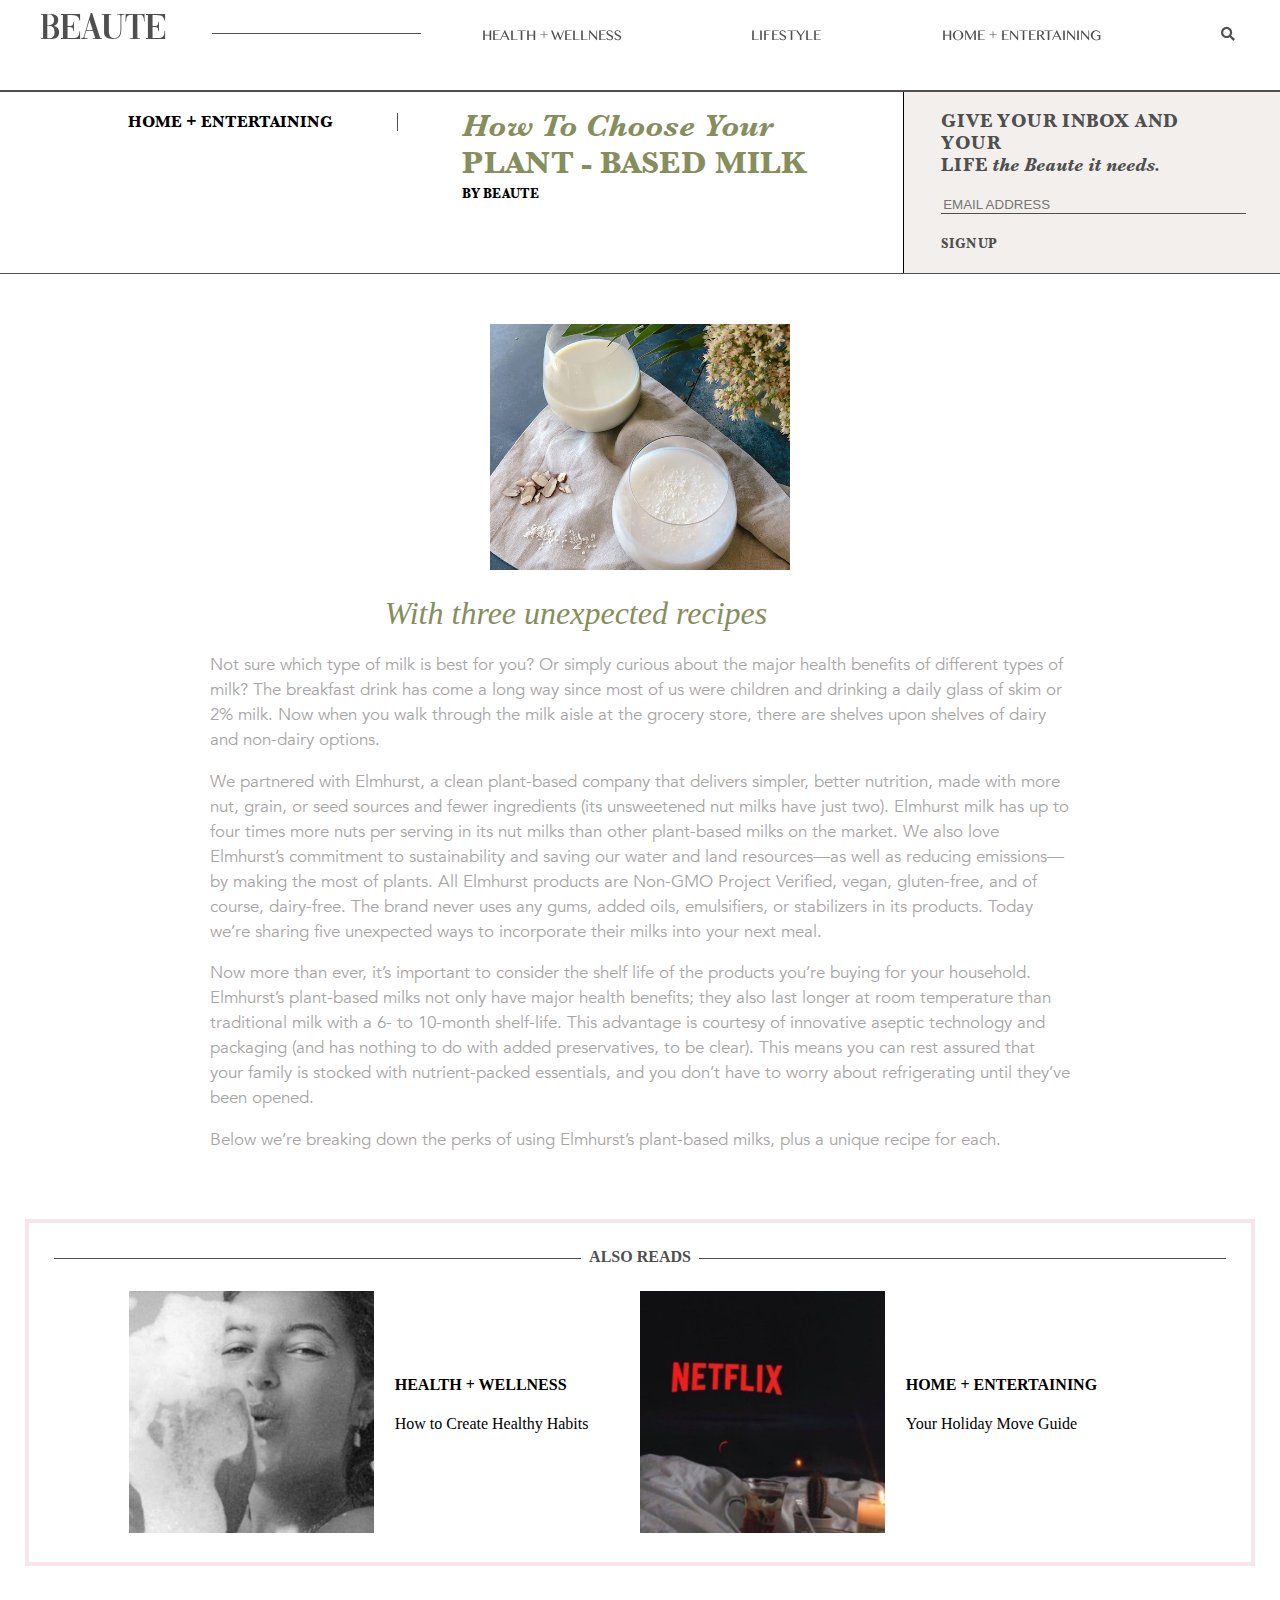
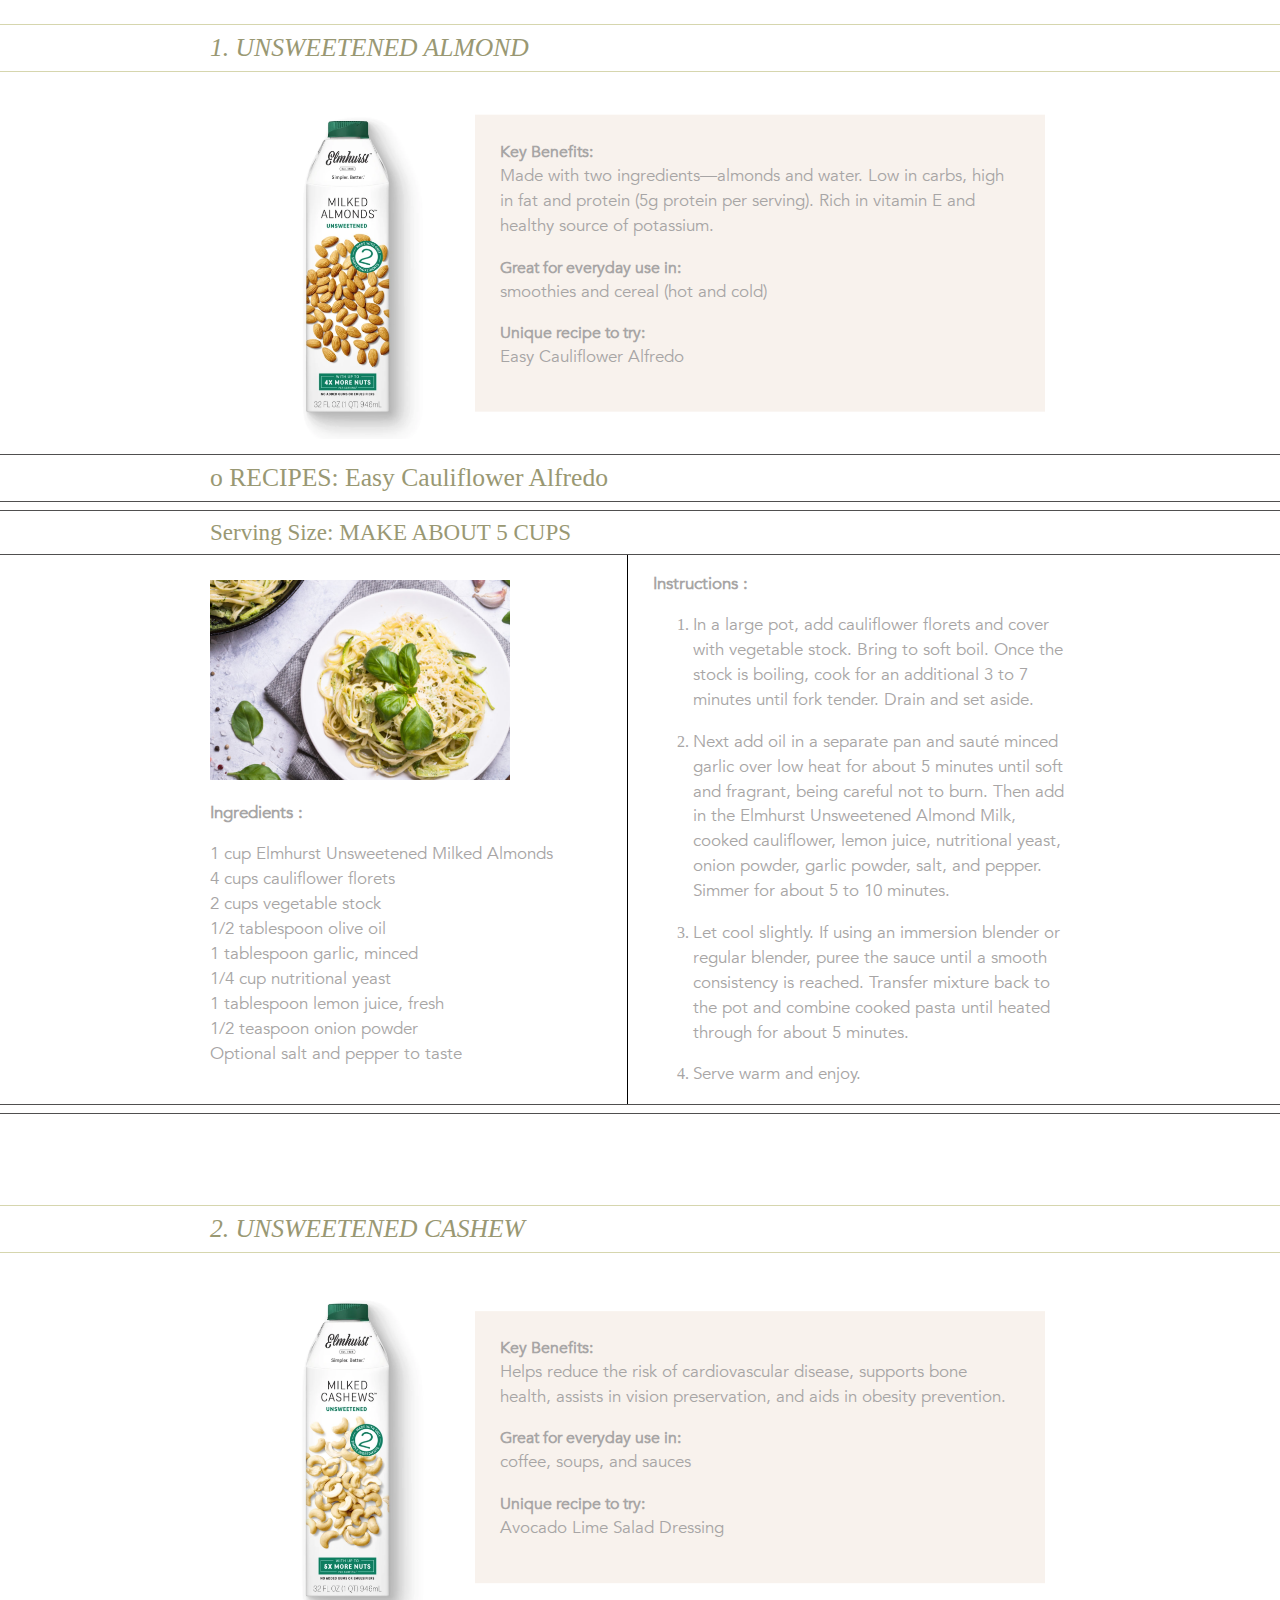
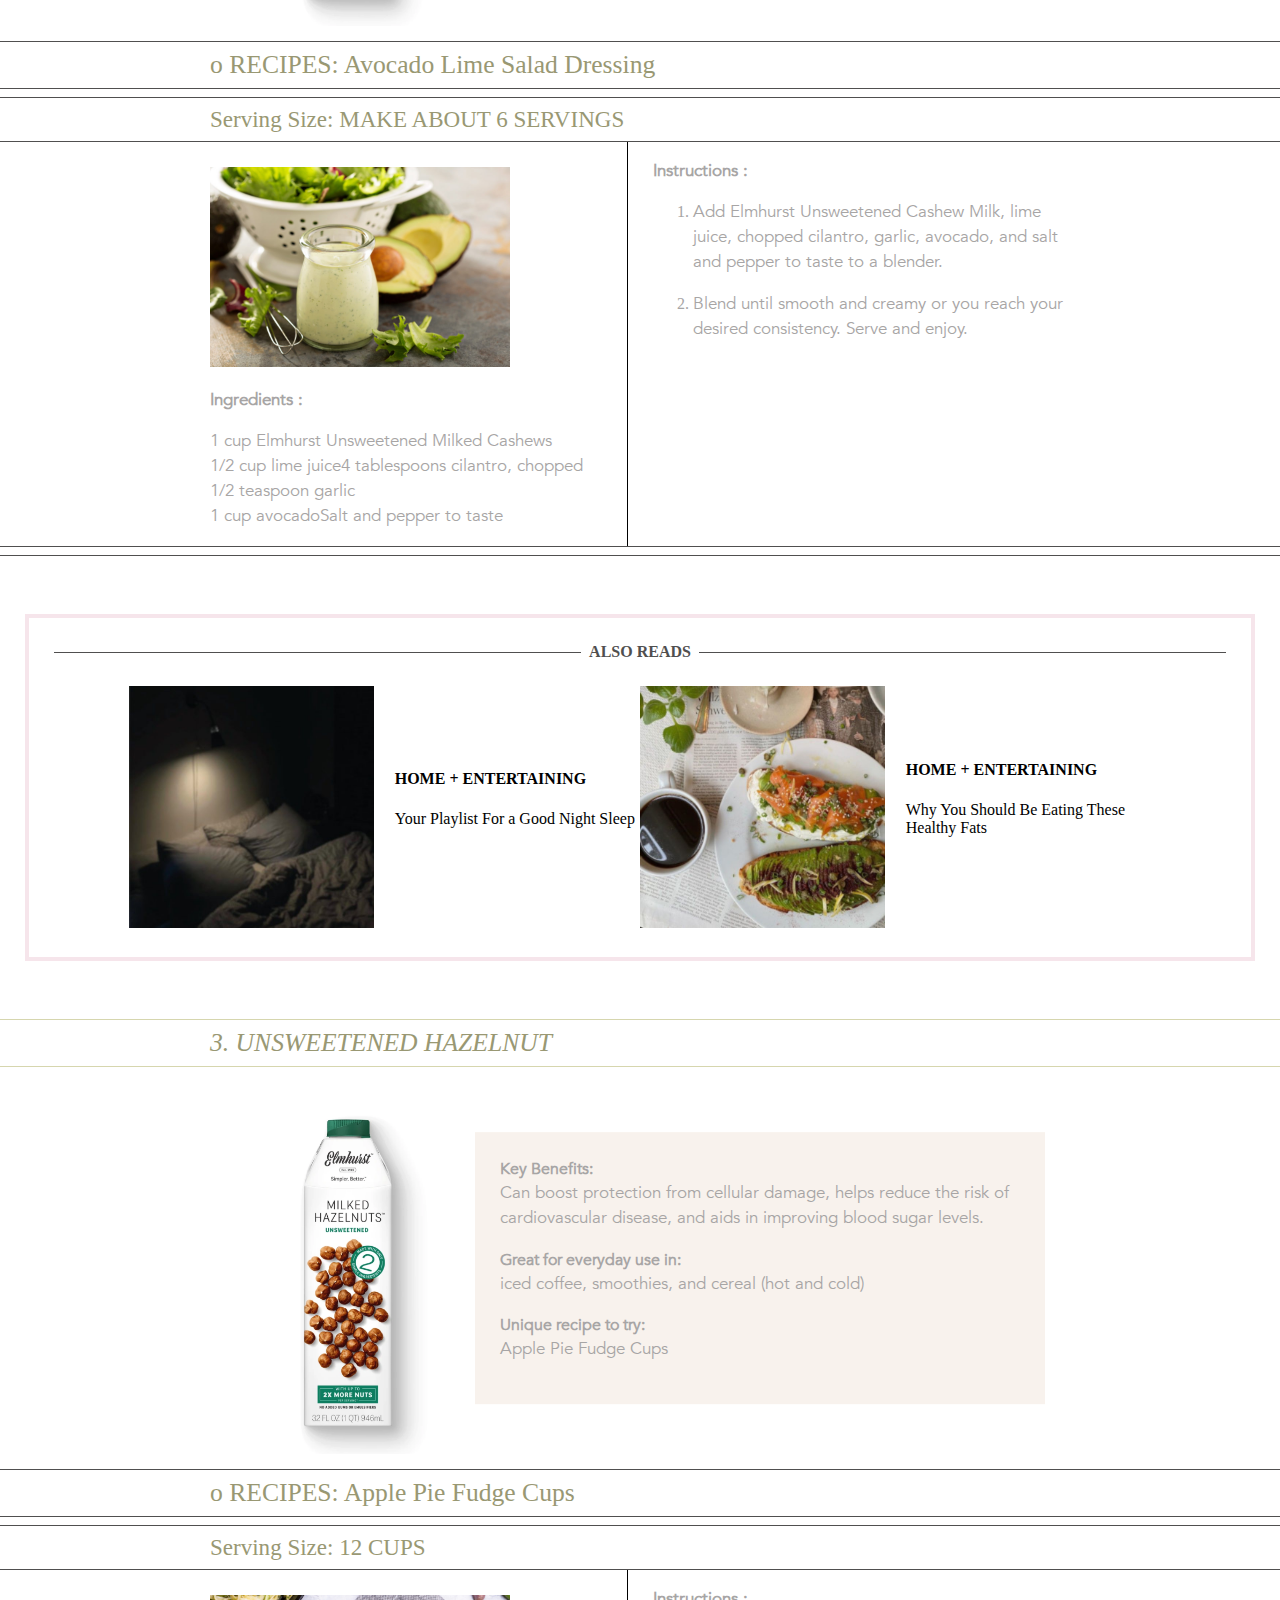
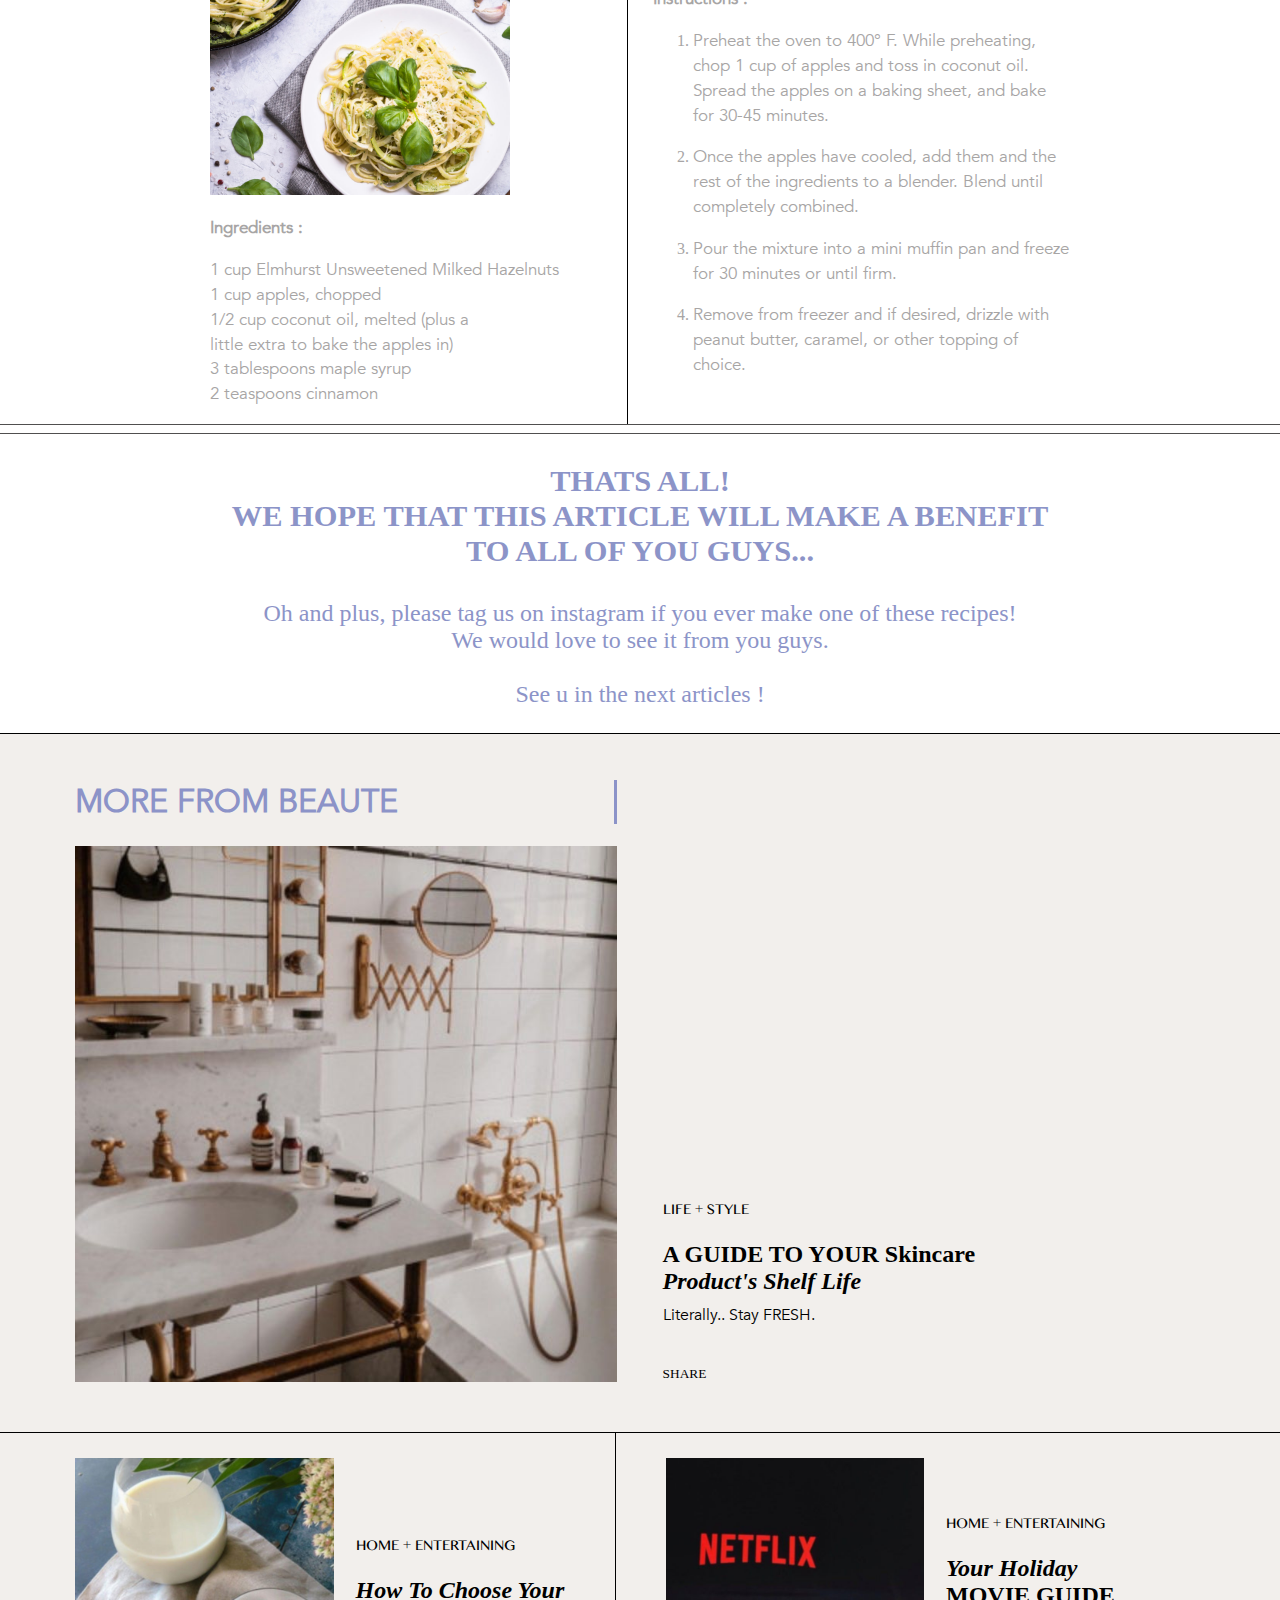
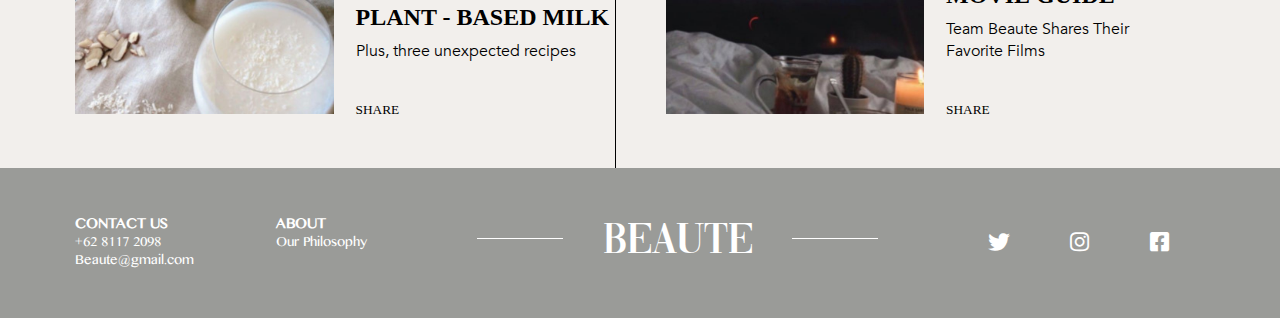
<file: he-3.html>
<!DOCTYPE html>
<html lang="en">
<head>
    <meta charset="UTF-8">
    <meta name="viewport" content="width=device-width, height=device-height, initial-scale=1.0, user-scalable=0, minimum-scale=1.0, maximum-scale=1.0">
    <script src="index.js"></script> 
    <link href="./fontawesome-free-5.13.0-web/css/all.min.css" rel="stylesheet">
    <link rel="stylesheet" type="text/css" href="index.css">
    <link rel="stylesheet" type="text/css" href="post.css">
    <title>BEAUTE</title>
</head>
<body onload="initFavoritesSlider(); initSwipeSlider();">
    <nav>
        <a href="index.html" class="logo">BEAUTE</a>
        <a href="#">
            <hr>
        </a>
        <a href="#" id="nav-link-1" class="dropbtn">
            HEALTH + WELLNESS
        </a>
        <div class="dropdown-content">
            <a href="hw-1.html" class="card p-0">
                <img src="images/card-hw-1.jpg">
                <div class="card-text">
                    THE TOP FOODS to<br> Help You Stay Hydrated
                </div>
            </a>
            <a href="hw-2.html" class="card p-0">
                <img src="images/card-hw-2.jpg">
                <div class="card-text">
                    Why You Should Be EATING THESE HEALTHY FATS
                </div>
            </a>
            <a href="hw-3.html" class="card p-0">
                <img src="images/card-hw-3.jpg">
                <div class="card-text">
                    How to Create<br> HEALTHY HABITS
                </div>
            </a>
        </div>
        <a href="#" id="nav-link-2" class="dropbtn">LIFESTYLE</a>
        <div class="dropdown-content">
            <a href="ls-1.html" class="card p-0">
                <img src="images/card-ls-1.jpg">
                <div class="card-text">
                    The 10 Items Every Adult<br> Should HAVE IN THEIR CLOSET
                </div>
            </a>
            <a href="ls-2.html" class="card p-0" >
                <img src="images/card-ls-2.jpg">
                <div class="card-text">
                    A GUIDE TO YOUR Skincare Product's Shelf Life
                </div>
            </a>
            <a href="ls-1.html" class="card p-0" style="visibility: hidden;">
                <img src="images/card-ls-1.jpg">
                <div class="card-text">
                    The 10 Items Every Adult<br> Should HAVE IN THEIR CLOSET
                </div>
            </a>
        </div>
        <a href="#" id="nav-link-3" class="dropbtn">HOME + ENTERTAINING</a>
        <div class="dropdown-content">
            <a href="he-1.html" class="card p-0">
                <img src="images/card-he-1.jpg">
                <div class="card-text">
                    Your Playlist For <br>A GOOD NIGHT SLEEP
                </div>
            </a>
            <a href="he-2.html" class="card p-0">
                <img src="images/card-he-2.jpg">
                <div class="card-text">
                    Your Holiday 
                    <br>
                    MOVIE GUIDE
                </div>
            </a>
            <a href="he-3.html" class="card p-0">
                <img src="images/card-he-3.jpg">
                <div class="card-text">
                    How To Choose Your <br>PLANT - BASED MILK
                </div>
            </a>
        </div>
        <a href="#" class="search" onclick="toggleSearchBar()"><i class="fas fa-search"></i></a>
        <div class="search-bar">
            <div class="input-wrapper">
                <i class="fas fa-search"></i>
                <input type="text" placeholder="Search">
            </div>
        </div>
    </nav>
    <div class="hamburger">
        <i class="fas fa-bars" id="hamburger-toggle" onclick="toggleHamburger()"></i>
        <a href="index.html">HOME</a>
        <div class="hamburger-content">
            <details>
                <summary>
                    HEALTH + WELLNESS 
                    <i class="fas fa-chevron-down"></i>
                </summary>
                <ul>
                    <li><a href="hw-1.html">
                        THE TOP FOODS to Help You Stay Hydrated
                    </a></li>
                    <li><a href="hw-2.html">
                        Why You Should Be EATING THESE HEALTHY FATS
                    </a></li>
                    <li><a href="hw-3.html">
                        How to Create HEALTHY HABITS
                    </a></li>
                </ul>
            </details>
            <details>
                <summary>
                    LIFESTYLE
                    <i class="fas fa-chevron-down"></i>
                </summary>
                <ul>
                    <li><a href="ls-1.html">
                        The 10 Items Every Adult Should HAVE IN THEIR CLOSET
                    </a></li>
                    <li><a href="ls-2.html">
                        A GUIDE TO YOUR Skincare Product's Shelf Life
                    </a></li>
                </ul>
            </details>
            <details>
                <summary>
                    HOME + ENTERTAINING
                    <i class="fas fa-chevron-down"></i>
                </summary>
                <ul>
                    <li><a href="he-1.html">
                        Your Playlist For A GOOD NIGHT SLEEP
                    </a></li>
                    <li><a href="he-2.html">
                        Your Holiday MOVIE GUIDE
                    </a></li>
                    <li><a href="he-3.html">
                        How To Choose Your PLANT - BASED MILK
                    </a></li>
                </ul>
            </details>
            <div class="input-wrapper">
                <i class="fas fa-search"></i>
                <input type="text">
            </div>
        </div>
    </div>
    <div class="background-white pt-7"></div>
    <div class="title-bar">
        <div class="mobile-image flex-1 background-hint-of-red article-sign-up border-bottom-1px-solid-black">
            <div class="px-10">
                <h3>GIVE YOUR INBOX AND YOUR <br>LIFE <i>the Beaute it needs.</i></h3>
                <input placeholder="EMAIL ADDRESS">
                <h5 onclick="toggleArticleSignUp()">SIGN UP</h5>
            </div>
            <div class="modal top-0 article-signup-modal" onclick="toggleArticleSignUp()">
                <div class="sign-up-container-modal-outer" style="background: none;">
                    <h1 class="text-align-center">THANK YOU</h1>
                </div>
            </div>
        </div>
        <h4>HOME + ENTERTAINING</h4>
        <div class="pb-25px flex-1">
            <h1 class="color-article-green"><i>How To Choose Your</i><br>PLANT - BASED MILK</h1>
            <small>BY BEAUTE</small>
        </div>
        <div class="web-image flex-1 background-hint-of-red article-sign-up border-left-1px-solid-black">
            <div class="px-10">
                <h3>GIVE YOUR INBOX AND YOUR <br>LIFE <i>the Beaute it needs.</i></h3>
                <input placeholder="EMAIL ADDRESS">
                <h5 onclick="toggleArticleSignUp()">SIGN UP</h5>
            </div>
            <div class="modal top-0 article-signup-modal" onclick="toggleArticleSignUp()">
                <div class="sign-up-container-modal-outer" style="background: none;">
                    <h1 class="text-align-center">THANK YOU</h1>
                </div>
            </div>
        </div>
    </div>

    <div class="article">
        <img src="images/he-3.jpg">
        <h1 class="color-article-green font-weight-normal article-quote"><i>With three unexpected recipes</i></h1>
        <p>Not sure which type of milk is best for you? Or simply curious about the major health benefits of different types of milk? The breakfast drink has come a long way since most of us were children and drinking a daily glass of skim or 2% milk. Now when you walk through the milk aisle at the grocery store, there are shelves upon shelves of dairy and non-dairy options.</p>
        <p>We partnered with Elmhurst, a clean plant-based company that delivers simpler, better nutrition, made with more nut, grain, or seed sources and fewer ingredients (its unsweetened nut milks have just two). Elmhurst milk has up to four times more nuts per serving in its nut milks than other plant-based milks on the market. We also love Elmhurst’s commitment to sustainability and saving our water and land resources—as well as reducing emissions—by making the most of plants. All Elmhurst products are Non-GMO Project Verified, vegan, gluten-free, and of course, dairy-free. The brand never uses any gums, added oils, emulsifiers, or stabilizers in its products. Today we’re sharing five unexpected ways to incorporate their milks into your next meal.</p>
        <p>Now more than ever, it’s important to consider the shelf life of the products you’re buying for your household. Elmhurst’s plant-based milks not only have major health benefits; they also last longer at room temperature than traditional milk with a 6- to 10-month shelf-life. This advantage is courtesy of innovative aseptic technology and packaging (and has nothing to do with added preservatives, to be clear). This means you can rest assured that your family is stocked with nutrient-packed essentials, and you don’t have to worry about refrigerating until they’ve been opened.</p>
        <p>Below we’re breaking down the perks of using Elmhurst’s plant-based milks, plus a unique recipe for each.</p>
    </div>

    <div class="p-25px background-white also-reads-outer-padding">
        <div class="also-reads">
            <div class="p-25px also-reads-outer-padding">
                <h4 class="also-reads-title">ALSO READS</h4>
                <div class="pl-75px pr-75px p-0-mobile">
                    <div class="flex-container">
                        <div class="flex-container  align-item-center web-image">
                            <a href="hw-3.html">
                                <div class="position-relative image-caption"> 
                                    <img src="images/square-hw-3.jpg" class="image-fluid">
                                    <h4>Read More</h4>
                                </div>
                            </a>
                            <a href="hw-3.html" class="block-container pl-4 pb-25px">
                                <h4>HEALTH + WELLNESS</h4>
                                <p>How to Create Healthy Habits</p>
                            </a>
                        </div>
                        <div class="flex-container  align-item-center also-reads-article-container">
                            <a href="he-2.html">
                                <div class="position-relative image-caption"> 
                                    <img src="images/square-he-2.jpg" class="image-fluid">
                                    <h4>Read More</h4>
                                </div>
                            </a>
                            <a href="he-2.html" class="block-container pl-4 pb-25px also-reads-text">
                                <h4>HOME + ENTERTAINING</h4>
                                <p>Your Holiday Move Guide</p>
                            </a>
                        </div>
                    </div>
                </div>
            </div>
        </div>
    </div>

    <div class="article">
        <hr class="color-article-hr">
        <div class="clothes-article-title-container">
            <i class="clothes-article-title">1. UNSWEETENED ALMOND</i>
        </div>
        <hr class="color-article-hr">

        <div class="article-container-right post-container">
            <div>
                <img src="images/he-3/unsweetened almond.png" class="article-top-right movie-image">
            </div>
            <div class="p-25px">
                <div class="background-article-pink p-25px center-vertical center-vertical-mobile">
                    <b>Key Benefits:</b>
                    <p class="mt-0">Made with two ingredients—almonds and water. Low in carbs, high in fat and protein (5g protein per serving). Rich in vitamin E and healthy source of potassium.</p>
                    <b>Great for everyday use in:</b>
                    <p class="mt-0">smoothies and cereal (hot and cold)</p>
                    <b>Unique recipe to try:</b>
                    <p class="mt-0">Easy Cauliflower Alfredo</p>
                </div>
            </div>
        </div>

        <hr>
        <div class="clothes-article-title-container">
            <span class="clothes-article-title">&#111; RECIPES: Easy Cauliflower Alfredo </span>
        </div>
        <hr>     

        <hr>
        <div class="clothes-article-title-container">
            <small class="clothes-article-title-small">Serving Size: </small>
            <span class="clothes-article-title-small">MAKE ABOUT 5 CUPS</span>
        </div>
        <hr class="mb-0">
        
        <div class="clothes-article-title-container">
            <div class="flex-container post-container">
                <div class="">
                    <div>
                        <img src="images/he-3/Cauliflower alfredo.jpg">
                        <p><strong>Ingredients : </strong></p>
                        <p>
                            1 cup Elmhurst Unsweetened Milked Almonds<br>
                            4 cups cauliflower florets<br>
                            2 cups vegetable stock<br>
                            1/2 tablespoon olive oil<br>
                            1 tablespoon garlic, minced<br>
                            1/4 cup nutritional yeast<br>
                            1 tablespoon lemon juice, fresh<br>
                            1/2 teaspoon onion powder<br>
                            Optional salt and pepper to taste 
                        </p>
                    </div>
                </div>
                <div class="pl-25px p-0-mobile border-left-1px-solid-black border-none-mobile">
                    <hr class="mobile-image">
                    <div>
                        <p><strong>Instructions :</strong></p>
                        <ol>
                            <li class="color-light-grey"><p> In a large pot, add cauliflower florets and cover with vegetable stock. Bring to soft boil. Once the stock is boiling, cook for an additional 3 to 7 minutes until fork tender. Drain and set aside.</p></li>
                            <li class="color-light-grey"><p>Next add oil in a separate pan and sauté minced garlic over low heat for about 5 minutes until soft and fragrant, being careful not to burn. Then add in the Elmhurst Unsweetened Almond Milk, cooked cauliflower, lemon juice, nutritional yeast, onion powder, garlic powder, salt, and pepper. Simmer for about 5 to 10 minutes.</p></li>
                            <li class="color-light-grey"><p>Let cool slightly. If using an immersion blender or regular blender, puree the sauce until a smooth consistency is reached. Transfer mixture back to the pot and combine cooked pasta until heated through for about 5 minutes.</p></li>
                            <li class="color-light-grey"><p>Serve warm and enjoy. </p></li>
                        </ol>
                    </div>
                </div>
            </div>
        </div>
        <hr class="mt-0">
        <hr>
        <div class="pt-75px"></div>
        <hr class="color-article-hr">
        <div class="clothes-article-title-container">
            <i class="clothes-article-title">2. UNSWEETENED CASHEW</i>
        </div>
        <hr class="color-article-hr">

        <div class="article-container-right post-container">
            <div>
                <img src="images/he-3/unsweetend cashew.png" class="article-top-right movie-image">
            </div>
            <div class="p-25px">
                <div class="background-article-pink p-25px center-vertical center-vertical-mobile">
                    <b>Key Benefits:</b>
                    <p class="mt-0">Helps reduce the risk of cardiovascular disease, supports bone health, assists in vision preservation, and aids in obesity prevention.</p>
                    <b>Great for everyday use in:</b>
                    <p class="mt-0">coffee, soups, and sauces</p>
                    <b>Unique recipe to try:</b>
                    <p class="mt-0">Avocado Lime Salad Dressing</p>
                </div>
            </div>
        </div>

        <hr>
        <div class="clothes-article-title-container">
            <span class="clothes-article-title">&#111; RECIPES: Avocado Lime Salad Dressing</span>
        </div>
        <hr>     

        <hr>
        <div class="clothes-article-title-container">
            <small class="clothes-article-title-small">Serving Size: </small>
            <span class="clothes-article-title-small">MAKE ABOUT 6 SERVINGS</span>
        </div>
        <hr class="mb-0">
        
        <div class="clothes-article-title-container">
            <div class="flex-container post-container">
                <div class="border-right-1px-solid-black  border-none-mobile">
                    <div>
                        <img src="images/he-3/Avocado Lime Salad Dressing.jpg">
                        <p><strong>Ingredients : </strong></p>
                        <p>
                            1 cup Elmhurst Unsweetened Milked Cashews<br>
                            1/2 cup lime juice4 tablespoons cilantro, chopped<br>
                            1/2 teaspoon garlic<br>
                            1 cup avocadoSalt and pepper to taste 
                        </p>
                    </div>
                </div>
                <div class="pl-25px p-0-mobile">
                    <hr class="mobile-image">
                    <div>
                        <p><strong>Instructions :</strong></p>
                        <ol>
                            <li class="color-light-grey"><p>Add Elmhurst Unsweetened Cashew Milk, lime juice, chopped cilantro, garlic, avocado, and salt and pepper to taste to a blender.</p></li>
                            <li class="color-light-grey"><p>Blend until smooth and creamy or you reach your desired consistency. Serve and enjoy.</p></li>
                        </ol>
                    </div>
                </div>
            </div>
        </div>
        <hr class="mt-0">
        <hr>
    </div>

    <div class="p-25px background-white also-reads-outer-padding">
        <div class="also-reads">
            <div class="p-25px also-reads-outer-padding">
                <h4 class="also-reads-title">ALSO READS</h4>
                <div class="pl-75px pr-75px p-0-mobile">
                    <div class="flex-container">
                        <div class="flex-container  align-item-center web-image">
                            <a href="he-1.html">
                                <div class="position-relative image-caption"> 
                                    <img src="images/square-he-1.jpg" class="image-fluid">
                                    <h4>Read More</h4>
                                </div>
                            </a>
                            <a href="he-1.html" class="block-container pl-4 pb-25px">
                                <h4>HOME + ENTERTAINING</h4>
                                <p>Your Playlist For a Good Night Sleep</p>
                            </a>
                        </div>
                        <div class="flex-container  align-item-center also-reads-article-container">
                            <a href="hw-2.html">
                                <div class="position-relative image-caption"> 
                                    <img src="images/square-hw-2.jpg" class="image-fluid">
                                    <h4>Read More</h4>
                                </div>
                            </a>
                            <a href="hw-2.html" class="block-container pl-4 pb-25px also-reads-text">
                                <h4>HOME + ENTERTAINING</h4>
                                <p>Why You Should Be Eating These Healthy Fats</p>
                            </a>
                        </div>
                    </div>
                </div>
            </div>
        </div>
    </div>


    <div class="article">
        <hr class="color-article-hr">
        <div class="clothes-article-title-container">
            <i class="clothes-article-title">3. UNSWEETENED HAZELNUT</i>
        </div>
        <hr class="color-article-hr">

        <div class="article-container-right post-container">
            <div>
                <img src="images/he-3/unsweetend hazelnut.png" class="article-top-right movie-image">
            </div>
            <div class="p-25px">
                <div class="background-article-pink p-25px center-vertical center-vertical-mobile">
                    <b>Key Benefits:</b>
                    <p class="mt-0">Can boost protection from cellular damage, helps reduce the risk of cardiovascular disease, and aids in improving blood sugar levels.</p>
                    <b>Great for everyday use in:</b>
                    <p class="mt-0">iced coffee, smoothies, and cereal (hot and cold)</p>
                    <b>Unique recipe to try:</b>
                    <p class="mt-0">Apple Pie Fudge Cups </p>
                </div>
            </div>
        </div>

        <hr>
        <div class="clothes-article-title-container">
            <span class="clothes-article-title">&#111; RECIPES: Apple Pie Fudge Cups</span>
        </div>
        <hr>     

        <hr>
        <div class="clothes-article-title-container">
            <small class="clothes-article-title-small">Serving Size: </small>
            <span class="clothes-article-title-small">12 CUPS</span>
        </div>
        <hr class="mb-0">
        
        <div class="clothes-article-title-container">
            <div class="flex-container post-container">
                <div class="border-right-1px-solid-black  border-none-mobile">
                    <div>
                        <img src="images/he-3/Cauliflower alfredo.jpg">
                        <p><strong>Ingredients : </strong></p>
                        <p>
                            1 cup Elmhurst Unsweetened Milked Hazelnuts<br>
                            1 cup apples, chopped<br>
                            1/2 cup coconut oil, melted (plus a<br> little extra to bake the apples in)<br>
                            3 tablespoons maple syrup<br>
                            2 teaspoons cinnamon
                        </p>
                    </div>
                </div>
                <div class="pl-25px p-0-mobile">
                    <hr class="mobile-image">
                    <div>
                        <p><strong>Instructions :</strong></p>
                        <ol>
                            <li class="color-light-grey"><p>Preheat the oven to 400° F. While preheating, chop 1 cup of apples and toss in coconut oil. Spread the apples on a baking sheet, and bake for 30-45 minutes.</p></li>
                            <li class="color-light-grey"><p>Once the apples have cooled, add them and the rest of the ingredients to a blender. Blend until completely combined.</p></li>
                            <li class="color-light-grey"><p>Pour the mixture into a mini muffin pan and freeze for 30 minutes or until firm.</p></li>
                            <li class="color-light-grey"><p>Remove from freezer and if desired, drizzle with peanut butter, caramel, or other topping of choice.</p></li>
                        </ol>
                    </div>
                </div>
            </div>
        </div>
        <hr class="mt-0">
        <hr>
        
        <div class="clothes-article-title-container color-article-purple w-90" style="text-align: center;">
            <h3 class="thats-all">
                THATS ALL!<br>
                WE HOPE THAT THIS ARTICLE WILL MAKE A BENEFIT<br>
                TO ALL OF YOU GUYS...
            </h3>
            <small>
                Oh and plus, please tag us on instagram if you ever make one of these recipes!<br>
                We would love to see it from you guys.<br><br>
                See u in the next articles !
            </small>
        </div>
    </div>


    <div class="px-75px background-hint-of-red pb-50px pt-25px border-top-1px-solid-black more-from-header-container">
        <div class="flex-container align-item-end">
            <div class="block-container">
                <h1 class="more-from-header">MORE FROM BEAUTE</h1>
                
                <a href="ls-2.html">
                    <div class="position-relative image-caption">
                        <img class="image-fluid web-image" src="images/square-ls-2.jpg">
                        <h4>Read More</h4>
                    </div>
                </a>
            </div>
            <div class="block-container pl-4 web-image more-from-text-container">
                <a href="ls-2.html">
                    <h3>LIFE + STYLE</h3>
                    <h2>A GUIDE TO YOUR Skincare<br><i>Product's Shelf Life</i></h2>
                    <h4>Literally.. Stay FRESH.</h4>
                </a>
                <br>
                <div class="flex-container">
                    <small class="post-share">SHARE</small>
                    <i class="fab fa-twitter"></i>
                    <i class="fab fa-instagram"></i>
                    <i class="fab fa-facebook-square"></i>
                </div>
            </div>
        </div>
    </div>
    <div class="pr-75px background-hint-of-red border-top-1px-solid-black pl-25px more-from-container border-top-2px-solid-white-mobile">
        <div class="flex-container post-container">
            <div class="flex-container pb-50px pt-25px align-item-end border-right-1px-solid-black pl-50px more-from-container">
                <a href="he-3.html">
                    <div class="position-relative image-caption"> 
                        <img src="images/square-he-3.jpg" class="image-fluid">
                        <h4>Read More</h4>
                    </div>
                </a>
                <div class="block-container pl-4 more-from-text-container">
                    <a href="he-3.html">
                        <h3>HOME + ENTERTAINING</h3>
                        <h2><i>How To Choose Your</i><br>PLANT - BASED MILK</h2>
                        <h4>Plus, three unexpected recipes</h4>
                    </a>
                    <br>
                    <div class="flex-container">
                        <small class="post-share">SHARE</small>
                        <i class="fab fa-twitter"></i>
                        <i class="fab fa-instagram"></i>
                        <i class="fab fa-facebook-square"></i>
                    </div>
                </div>
            </div>
            <div class="flex-container pb-50px pt-25px align-item-end pl-50px more-from-container">
                <a href="he-2.html">
                    <div class="position-relative image-caption"> 
                        <img src="images/square-he-2.jpg" class="image-fluid">
                        <h4>Read More</h4>
                    </div>
                </a>
                <div class="block-container pl-4 more-from-text-container">
                    <a href="he-2.html">
                        <h3>HOME + ENTERTAINING</h3>
                        <h2><i>Your Holiday<br></i>MOVIE GUIDE</h2>
                        <h4>Team Beaute Shares Their<br> Favorite Films</h4>
                    </a>
                    <br>
                    <div class="flex-container">
                        <small class="post-share">SHARE</small>
                        <i class="fab fa-twitter"></i>
                        <i class="fab fa-instagram"></i>
                        <i class="fab fa-facebook-square"></i>
                    </div>
                </div>
            </div>
        </div>
    </div>
    <footer class="web-footer">
        <div class="flex-container pl-75px">
            <ul>
                <li><strong>CONTACT US</strong></li>
                <li>+62 8117 2098</li>
                <li>Beaute@gmail.com</li>
            </ul>
            
            <ul>
                <li><strong>ABOUT</strong></li>
                <li>Our Philosophy</li>
            </ul>
        </div>
        <a href="/index.html" class="logo">
            BEAUTE
        </a>
        <div class="flex-container social-media-container">
            <i class="fab fa-twitter"></i>
            <i class="fab fa-instagram"></i>
            <i class="fab fa-facebook-square"></i>
        </div>
    </footer>
    <footer class="mobile-footer">
        <a href="/index.html" class="logo">
            BEAUTE
        </a>
        <div class="flex-container social-media-container">
            <i class="fab fa-twitter"></i>
            <i class="fab fa-instagram"></i>
            <i class="fab fa-facebook-square"></i>
        </div>
        <div>
            <ul>
                <li><strong>ABOUT</strong></li>
                <li>Our Philosophy</li>
            </ul>
            <ul>
                <li><strong>CONTACT US</strong></li>
                <li>+62 8117 2098</li>
                <li>Beaute@gmail.com</li>
            </ul>
        </div>
    </footer>
</body>
</html>
</file>
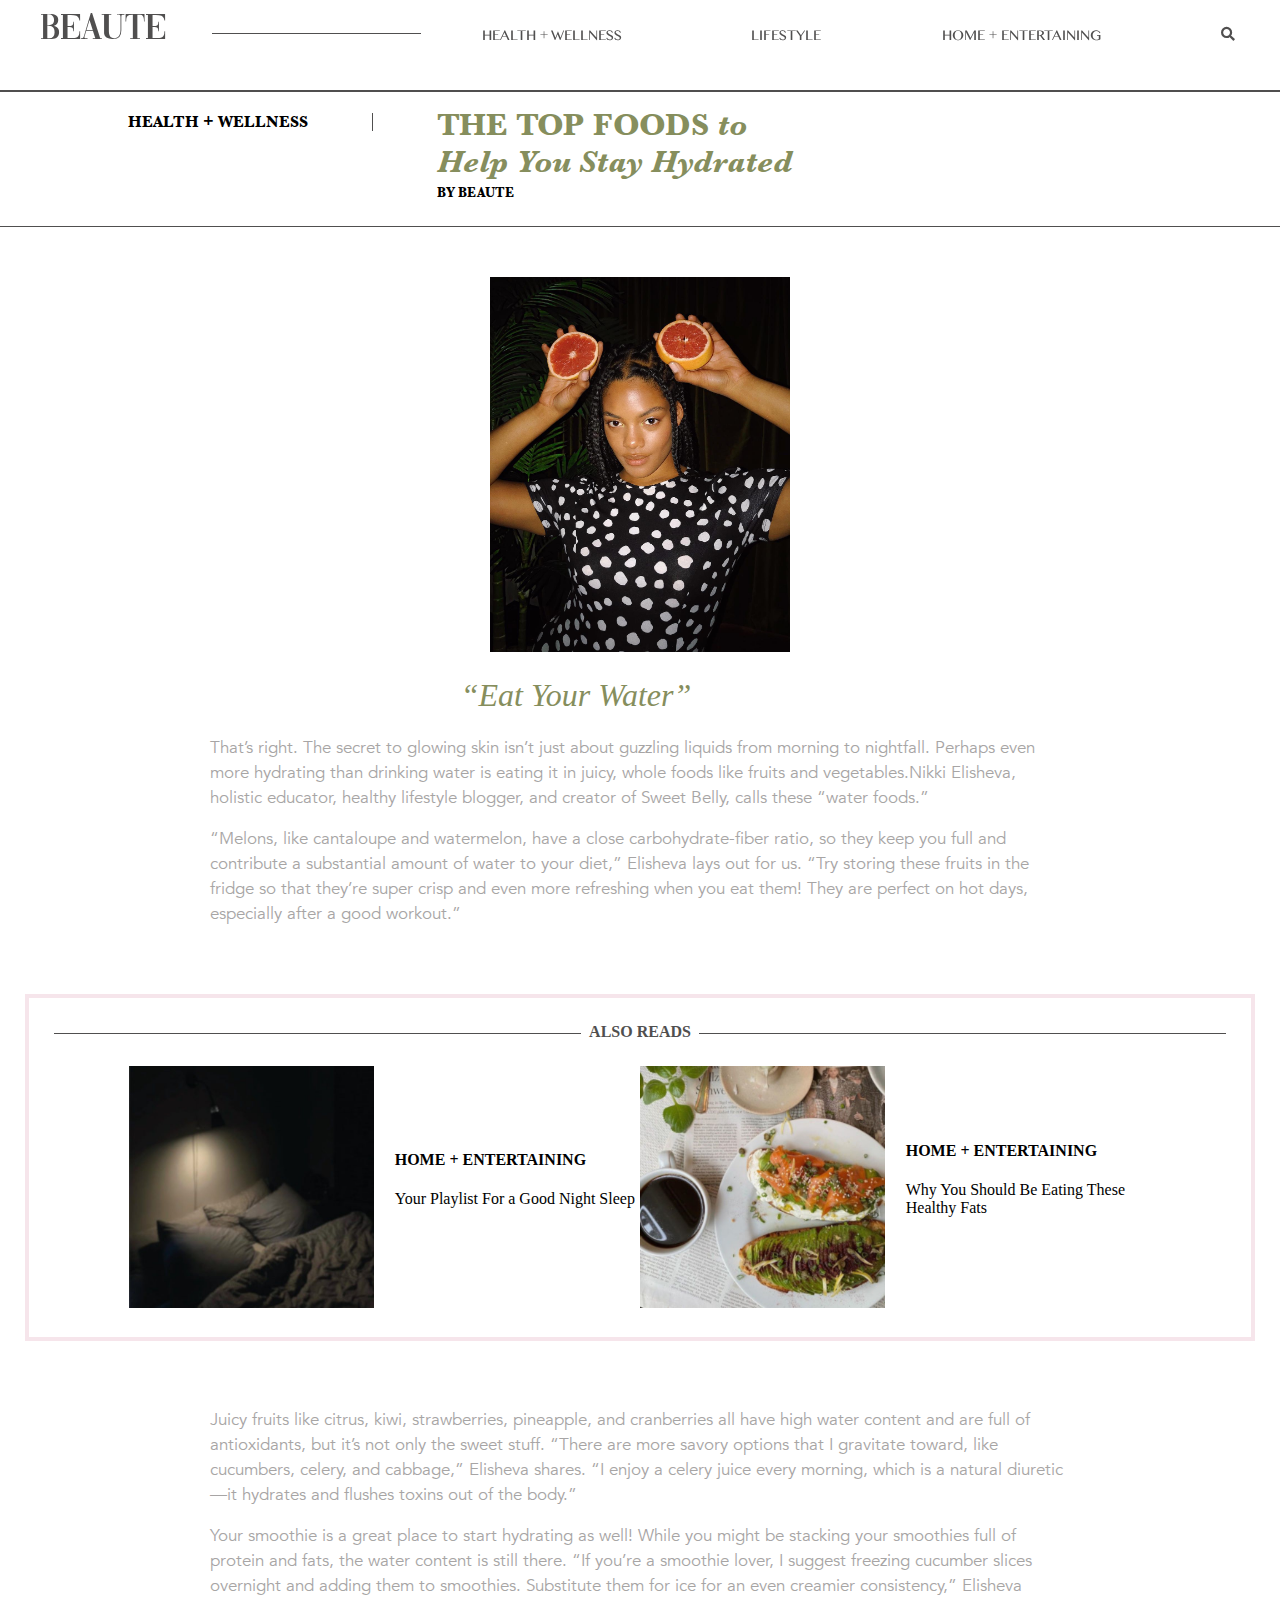
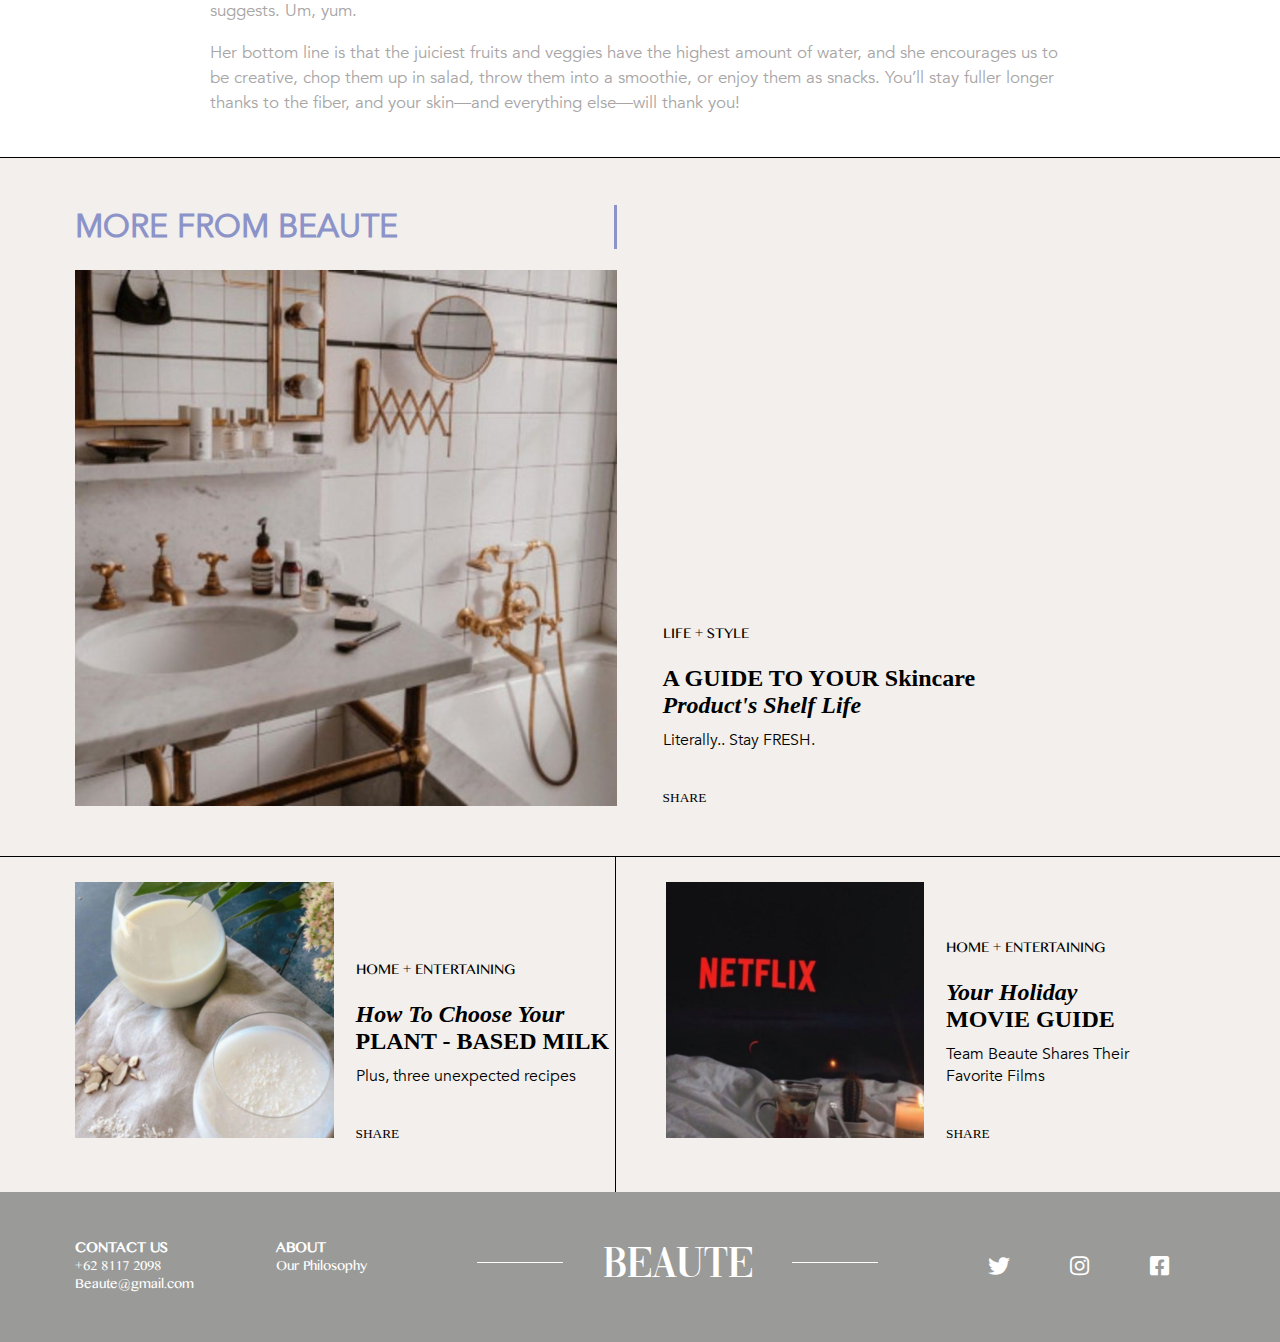
<file: hw-1.html>
<!DOCTYPE html>
<html lang="en">
<head>
    <meta charset="UTF-8">
    <meta name="viewport" content="width=device-width, height=device-height, initial-scale=1.0, user-scalable=0, minimum-scale=1.0, maximum-scale=1.0">
    <script src="index.js"></script> 
    <link href="./fontawesome-free-5.13.0-web/css/all.min.css" rel="stylesheet">
    <link rel="stylesheet" type="text/css" href="index.css">
    <link rel="stylesheet" type="text/css" href="post.css">
    <title>BEAUTE</title>
</head>
<body onload="initFavoritesSlider(); initSwipeSlider();">
    <nav>
        <a href="index.html" class="logo">BEAUTE</a>
        <a href="#">
            <hr>
        </a>
        <a href="#" id="nav-link-1" class="dropbtn">
            HEALTH + WELLNESS
        </a>
        <div class="dropdown-content">
            <a href="hw-1.html" class="card p-0">
                <img src="images/card-hw-1.jpg">
                <div class="card-text">
                    THE TOP FOODS to<br> Help You Stay Hydrated
                </div>
            </a>
            <a href="hw-2.html" class="card p-0">
                <img src="images/card-hw-2.jpg">
                <div class="card-text">
                    Why You Should Be EATING THESE HEALTHY FATS
                </div>
            </a>
            <a href="hw-3.html" class="card p-0">
                <img src="images/card-hw-3.jpg">
                <div class="card-text">
                    How to Create<br> HEALTHY HABITS
                </div>
            </a>
        </div>
        <a href="#" id="nav-link-2" class="dropbtn">LIFESTYLE</a>
        <div class="dropdown-content">
            <a href="ls-1.html" class="card p-0">
                <img src="images/card-ls-1.jpg">
                <div class="card-text">
                    The 10 Items Every Adult<br> Should HAVE IN THEIR CLOSET
                </div>
            </a>
            <a href="ls-2.html" class="card p-0" >
                <img src="images/card-ls-2.jpg">
                <div class="card-text">
                    A GUIDE TO YOUR Skincare Product's Shelf Life
                </div>
            </a>
            <a href="ls-1.html" class="card p-0" style="visibility: hidden;">
                <img src="images/card-ls-1.jpg">
                <div class="card-text">
                    The 10 Items Every Adult<br> Should HAVE IN THEIR CLOSET
                </div>
            </a>
        </div>
        <a href="#" id="nav-link-3" class="dropbtn">HOME + ENTERTAINING</a>
        <div class="dropdown-content">
            <a href="he-1.html" class="card p-0">
                <img src="images/card-he-1.jpg">
                <div class="card-text">
                    Your Playlist For <br>A GOOD NIGHT SLEEP
                </div>
            </a>
            <a href="he-2.html" class="card p-0">
                <img src="images/card-he-2.jpg">
                <div class="card-text">
                    Your Holiday 
                    <br>
                    MOVIE GUIDE
                </div>
            </a>
            <a href="he-3.html" class="card p-0">
                <img src="images/card-he-3.jpg">
                <div class="card-text">
                    How To Choose Your <br>PLANT - BASED MILK
                </div>
            </a>
        </div>
        <a href="#" class="search" onclick="toggleSearchBar()"><i class="fas fa-search"></i></a>
        <div class="search-bar">
            <div class="input-wrapper">
                <i class="fas fa-search"></i>
                <input type="text" placeholder="Search">
            </div>
        </div>
    </nav>
    <div class="hamburger">
        <i class="fas fa-bars" id="hamburger-toggle" onclick="toggleHamburger()"></i>
        <a href="index.html">HOME</a>
        <div class="hamburger-content">
            <details>
                <summary>
                    HEALTH + WELLNESS 
                    <i class="fas fa-chevron-down"></i>
                </summary>
                <ul>
                    <li><a href="hw-1.html">
                        THE TOP FOODS to Help You Stay Hydrated
                    </a></li>
                    <li><a href="hw-2.html">
                        Why You Should Be EATING THESE HEALTHY FATS
                    </a></li>
                    <li><a href="hw-3.html">
                        How to Create HEALTHY HABITS
                    </a></li>
                </ul>
            </details>
            <details>
                <summary>
                    LIFESTYLE
                    <i class="fas fa-chevron-down"></i>
                </summary>
                <ul>
                    <li><a href="ls-1.html">
                        The 10 Items Every Adult Should HAVE IN THEIR CLOSET
                    </a></li>
                    <li><a href="ls-2.html">
                        A GUIDE TO YOUR Skincare Product's Shelf Life
                    </a></li>
                </ul>
            </details>
            <details>
                <summary>
                    HOME + ENTERTAINING
                    <i class="fas fa-chevron-down"></i>
                </summary>
                <ul>
                    <li><a href="he-1.html">
                        Your Playlist For A GOOD NIGHT SLEEP
                    </a></li>
                    <li><a href="he-2.html">
                        Your Holiday MOVIE GUIDE
                    </a></li>
                    <li><a href="he-3.html">
                        How To Choose Your PLANT - BASED MILK
                    </a></li>
                </ul>
            </details>
            <div class="input-wrapper">
                <i class="fas fa-search"></i>
                <input type="text">
            </div>
        </div>
    </div>
    <div class="background-white pt-7"></div>
    <div class="title-bar">
        <h4>HEALTH + WELLNESS</h4>
        <div>
            <h1 class="color-article-green">THE TOP FOODS <i>to <br>Help You Stay Hydrated</i><br></h1>
            <small>BY BEAUTE</small>
        </div>
    </div>

    <div class="article">
        <img src="images/hw-1.jpg">
        <h1 class="color-article-green font-weight-normal article-quote"><i>“Eat Your Water”</i></h1>
        <p>That’s right. The secret to glowing skin isn’t just about guzzling liquids from morning to nightfall. Perhaps even more hydrating than drinking water is eating it in juicy, whole foods like fruits and vegetables.Nikki Elisheva, holistic educator, healthy lifestyle blogger, and creator of Sweet Belly, calls these “water foods.”</p>
        <p>“Melons, like cantaloupe and watermelon, have a close carbohydrate-fiber ratio, so they keep you full and contribute a substantial amount of water to your diet,” Elisheva lays out for us. “Try storing these fruits in the fridge so that they’re super crisp and even more refreshing when you eat them! They are perfect on hot days, especially after a good workout.” </p>
    </div>

    <div class="p-25px background-white also-reads-outer-padding">
        <div class="also-reads">
            <div class="p-25px also-reads-outer-padding">
                <h4 class="also-reads-title">ALSO READS</h4>
                <div class="pl-75px pr-75px p-0-mobile">
                    <div class="flex-container">
                        <div class="flex-container  align-item-center web-image">
                            <a href="he-1.html">
                                <div class="position-relative image-caption"> 
                                    <img src="images/square-he-1.jpg" class="image-fluid">
                                    <h4>Read More</h4>
                                </div>
                            </a>
                            <a href="he-1.html" class="block-container pl-4 pb-25px">
                                <h4>HOME + ENTERTAINING</h4>
                                <p>Your Playlist For a Good Night Sleep</p>
                            </a>
                        </div>
                        <div class="flex-container  align-item-center also-reads-article-container">
                            <a href="hw-2.html">
                                <div class="position-relative image-caption"> 
                                    <img src="images/square-hw-2.jpg" class="image-fluid">
                                    <h4>Read More</h4>
                                </div>
                            </a>
                            <a href="hw-2.html" class="block-container pl-4 pb-25px also-reads-text">
                                <h4>HOME + ENTERTAINING</h4>
                                <p>Why You Should Be Eating These Healthy Fats</p>
                            </a>
                        </div>
                    </div>
                </div>
            </div>
        </div>
    </div>

    <div class="article">
        <p>Juicy fruits like citrus, kiwi, strawberries, pineapple, and cranberries all have high water content and are full of antioxidants, but it’s not only the sweet stuff. “There are more savory options that I gravitate toward, like cucumbers, celery, and cabbage,” Elisheva shares. “I enjoy a celery juice every morning, which is a natural diuretic—it hydrates and flushes toxins out of the body.” </p>
        <p>Your smoothie is a great place to start hydrating as well! While you might be stacking your smoothies full of protein and fats, the water content is still there. “If you’re a smoothie lover, I suggest freezing cucumber slices overnight and adding them to smoothies. Substitute them for ice for an even creamier consistency,” Elisheva suggests. Um, yum.</p>
        <p>Her bottom line is that the juiciest fruits and veggies have the highest amount of water, and she encourages us to be creative, chop them up in salad, throw them into a smoothie, or enjoy them as snacks. You’ll stay fuller longer thanks to the fiber, and your skin—and everything else—will thank you! </p>
    </div>

    <div class="px-75px background-hint-of-red pb-50px pt-25px border-top-1px-solid-black more-from-header-container">
        <div class="flex-container align-item-end">
            <div class="block-container">
                <h1 class="more-from-header">MORE FROM BEAUTE</h1>
                
                <a href="ls-2.html">
                    <div class="position-relative image-caption">
                        <img class="image-fluid web-image" src="images/square-ls-2.jpg">
                        <h4>Read More</h4>
                    </div>
                </a>
            </div>
            <div class="block-container pl-4 web-image more-from-text-container">
                <a href="ls-2.html">
                    <h3>LIFE + STYLE</h3>
                    <h2>A GUIDE TO YOUR Skincare<br><i>Product's Shelf Life</i></h2>
                    <h4>Literally.. Stay FRESH.</h4>
                </a>
                <br>
                <div class="flex-container">
                    <small class="post-share">SHARE</small>
                    <i class="fab fa-twitter"></i>
                    <i class="fab fa-instagram"></i>
                    <i class="fab fa-facebook-square"></i>
                </div>
            </div>
        </div>
    </div>
    <div class="pr-75px background-hint-of-red border-top-1px-solid-black pl-25px more-from-container border-top-2px-solid-white-mobile">
        <div class="flex-container post-container">
            <div class="flex-container pb-50px pt-25px align-item-end border-right-1px-solid-black pl-50px more-from-container">
                <a href="he-3.html">
                    <div class="position-relative image-caption"> 
                        <img src="images/square-he-3.jpg" class="image-fluid">
                        <h4>Read More</h4>
                    </div>
                </a>
                <div class="block-container pl-4 more-from-text-container">
                    <a href="he-3.html">
                        <h3>HOME + ENTERTAINING</h3>
                        <h2><i>How To Choose Your</i><br>PLANT - BASED MILK</h2>
                        <h4>Plus, three unexpected recipes</h4>
                    </a>
                    <br>
                    <div class="flex-container">
                        <small class="post-share">SHARE</small>
                        <i class="fab fa-twitter"></i>
                        <i class="fab fa-instagram"></i>
                        <i class="fab fa-facebook-square"></i>
                    </div>
                </div>
            </div>
            <div class="flex-container pb-50px pt-25px align-item-end pl-50px more-from-container">
                <a href="he-2.html">
                    <div class="position-relative image-caption"> 
                        <img src="images/square-he-2.jpg" class="image-fluid">
                        <h4>Read More</h4>
                    </div>
                </a>
                <div class="block-container pl-4 more-from-text-container">
                    <a href="he-2.html">
                        <h3>HOME + ENTERTAINING</h3>
                        <h2><i>Your Holiday<br></i>MOVIE GUIDE</h2>
                        <h4>Team Beaute Shares Their<br> Favorite Films</h4>
                    </a>
                    <br>
                    <div class="flex-container">
                        <small class="post-share">SHARE</small>
                        <i class="fab fa-twitter"></i>
                        <i class="fab fa-instagram"></i>
                        <i class="fab fa-facebook-square"></i>
                    </div>
                </div>
            </div>
        </div>
    </div>
    <footer class="web-footer">
        <div class="flex-container pl-75px">
            <ul>
                <li><strong>CONTACT US</strong></li>
                <li>+62 8117 2098</li>
                <li>Beaute@gmail.com</li>
            </ul>
            
            <ul>
                <li><strong>ABOUT</strong></li>
                <li>Our Philosophy</li>
            </ul>
        </div>
        <a href="/index.html" class="logo">
            BEAUTE
        </a>
        <div class="flex-container social-media-container">
            <i class="fab fa-twitter"></i>
            <i class="fab fa-instagram"></i>
            <i class="fab fa-facebook-square"></i>
        </div>
    </footer>
    <footer class="mobile-footer">
        <a href="/index.html" class="logo">
            BEAUTE
        </a>
        <div class="flex-container social-media-container">
            <i class="fab fa-twitter"></i>
            <i class="fab fa-instagram"></i>
            <i class="fab fa-facebook-square"></i>
        </div>
        <div>
            <ul>
                <li><strong>ABOUT</strong></li>
                <li>Our Philosophy</li>
            </ul>
            <ul>
                <li><strong>CONTACT US</strong></li>
                <li>+62 8117 2098</li>
                <li>Beaute@gmail.com</li>
            </ul>
        </div>
    </footer>
</body>
</html>
</file>
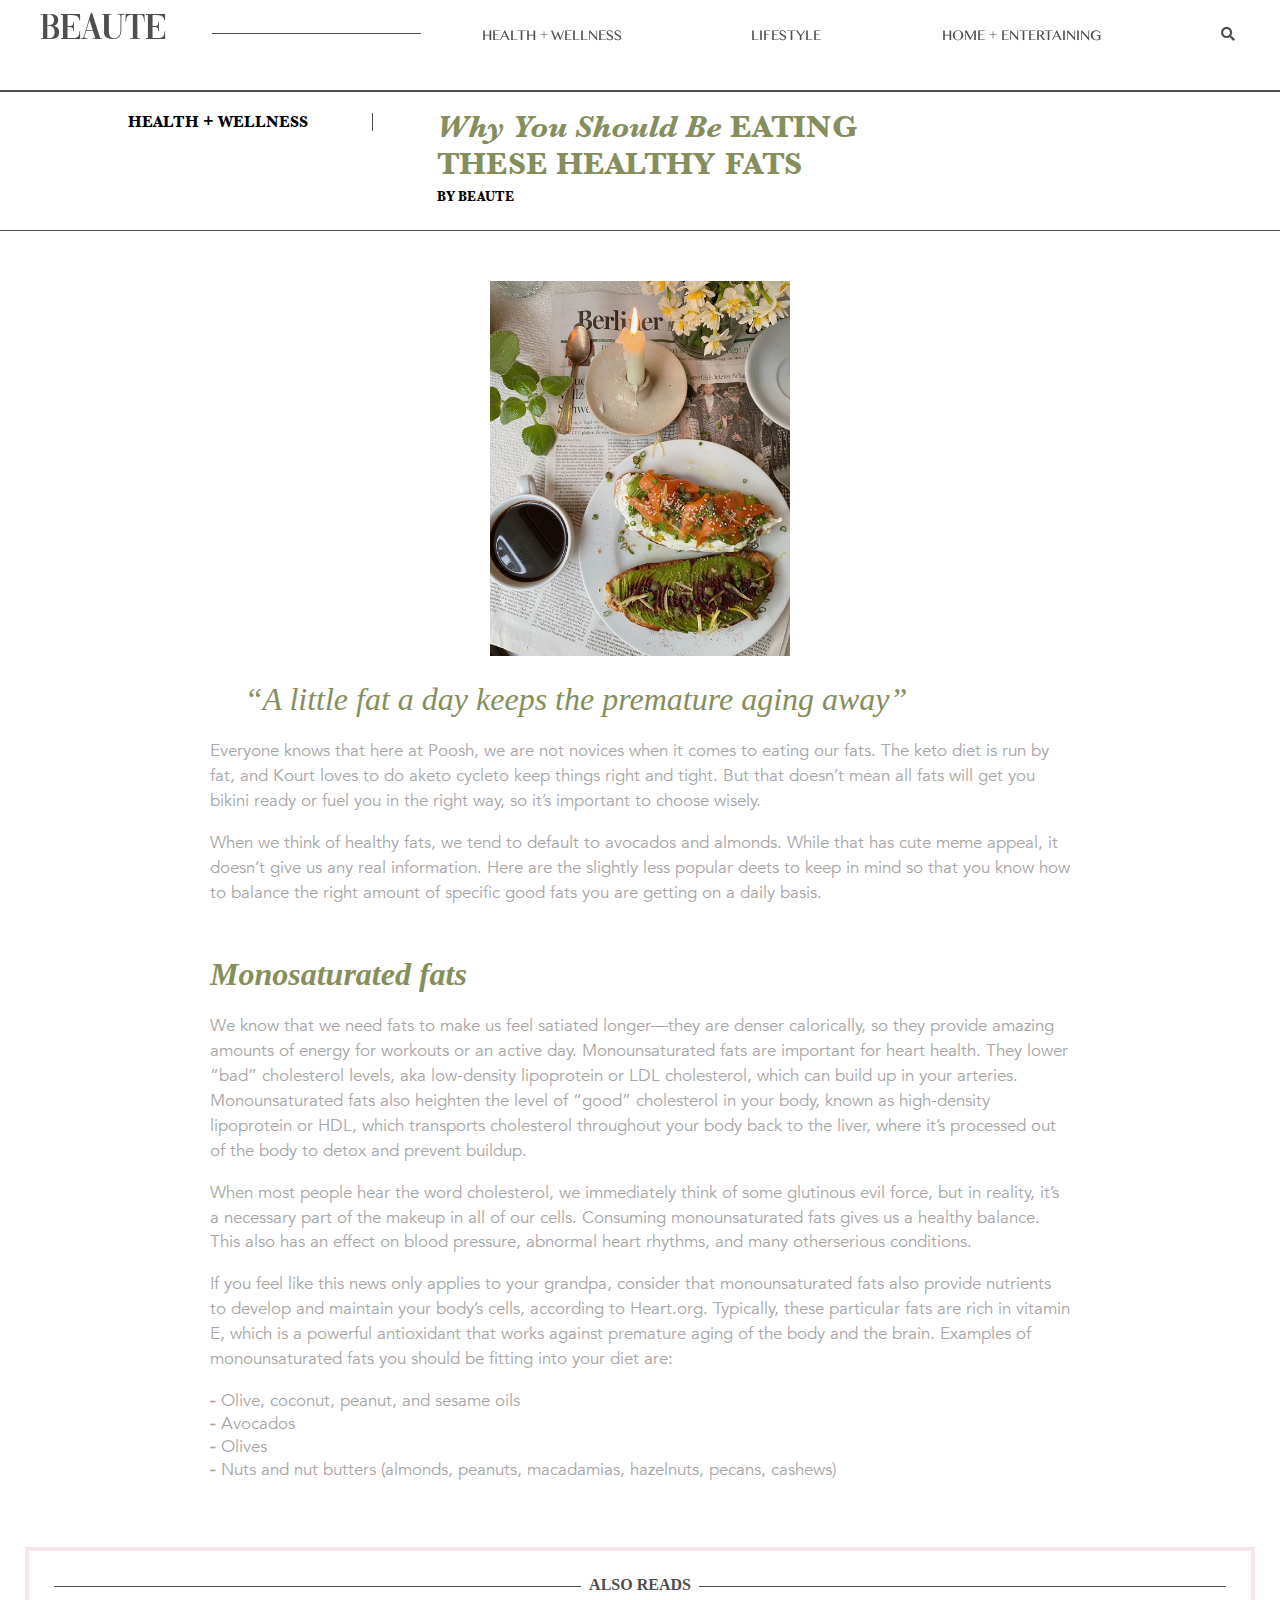
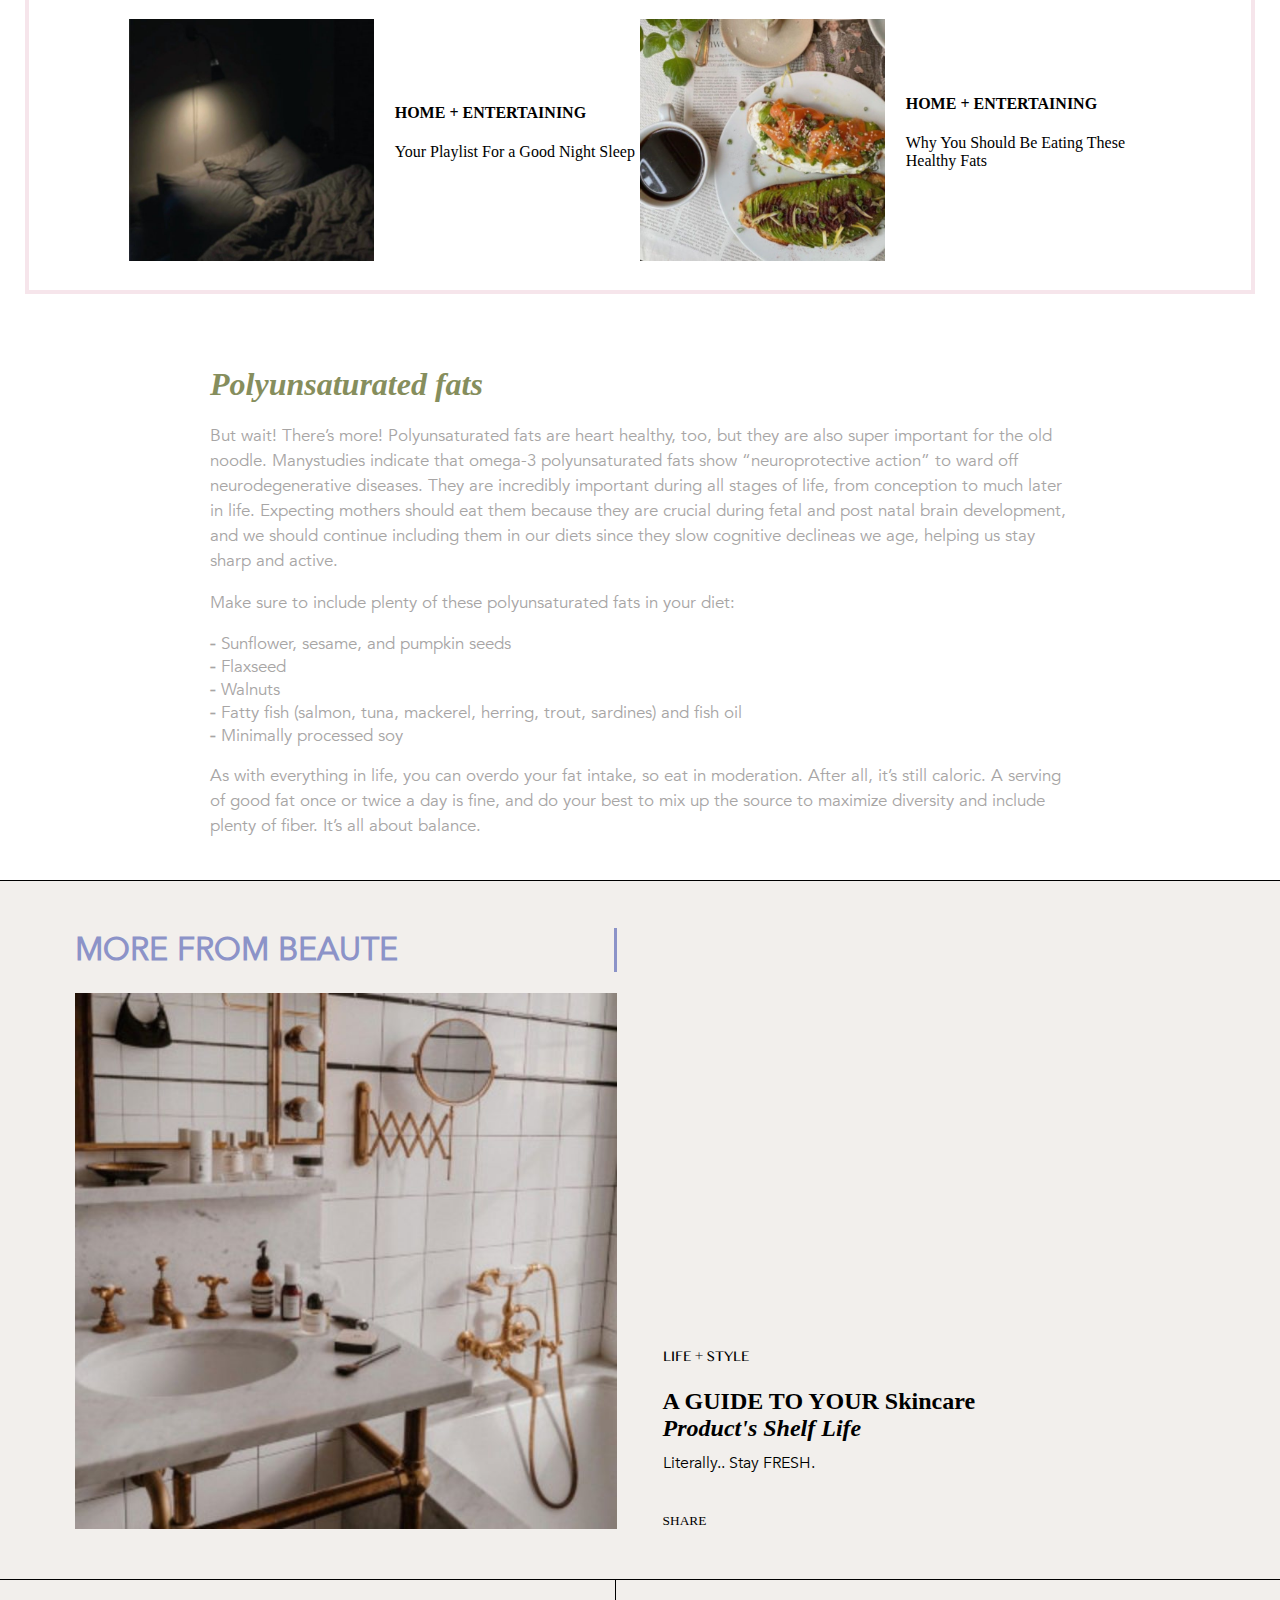
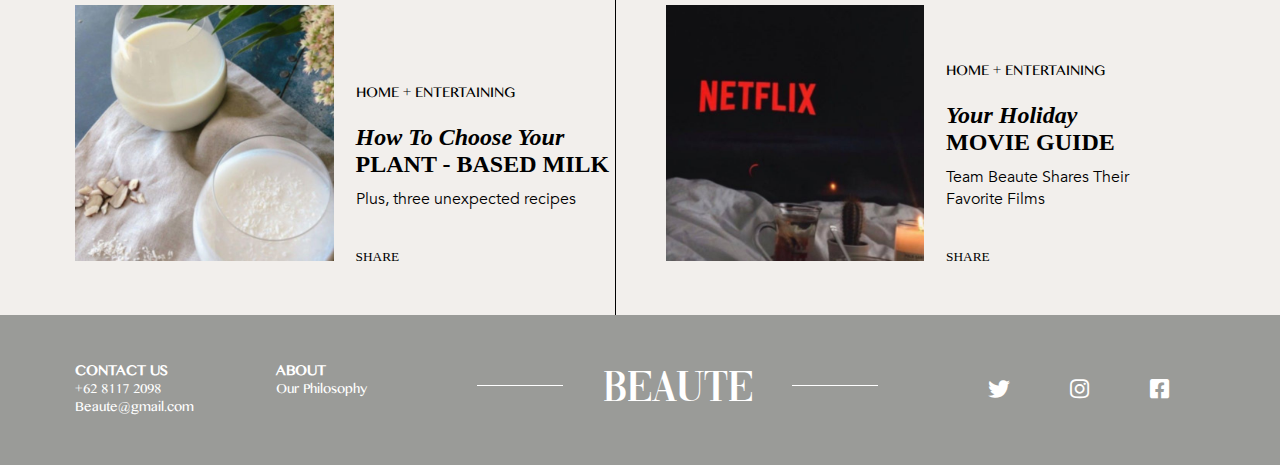
<file: hw-2.html>
<!DOCTYPE html>
<html lang="en">
<head>
    <meta charset="UTF-8">
    <meta name="viewport" content="width=device-width, height=device-height, initial-scale=1.0, user-scalable=0, minimum-scale=1.0, maximum-scale=1.0">
    <script src="index.js"></script> 
    <link href="./fontawesome-free-5.13.0-web/css/all.min.css" rel="stylesheet">
    <link rel="stylesheet" type="text/css" href="index.css">
    <link rel="stylesheet" type="text/css" href="post.css">
    <title>BEAUTE</title>
</head>
<body onload="initFavoritesSlider(); initSwipeSlider();">
    <nav>
        <a href="index.html" class="logo">BEAUTE</a>
        <a href="#">
            <hr>
        </a>
        <a href="#" id="nav-link-1" class="dropbtn">
            HEALTH + WELLNESS
        </a>
        <div class="dropdown-content">
            <a href="hw-1.html" class="card p-0">
                <img src="images/card-hw-1.jpg">
                <div class="card-text">
                    THE TOP FOODS to<br> Help You Stay Hydrated
                </div>
            </a>
            <a href="hw-2.html" class="card p-0">
                <img src="images/card-hw-2.jpg">
                <div class="card-text">
                    Why You Should Be EATING THESE HEALTHY FATS
                </div>
            </a>
            <a href="hw-3.html" class="card p-0">
                <img src="images/card-hw-3.jpg">
                <div class="card-text">
                    How to Create<br> HEALTHY HABITS
                </div>
            </a>
        </div>
        <a href="#" id="nav-link-2" class="dropbtn">LIFESTYLE</a>
        <div class="dropdown-content">
            <a href="ls-1.html" class="card p-0">
                <img src="images/card-ls-1.jpg">
                <div class="card-text">
                    The 10 Items Every Adult<br> Should HAVE IN THEIR CLOSET
                </div>
            </a>
            <a href="ls-2.html" class="card p-0" >
                <img src="images/card-ls-2.jpg">
                <div class="card-text">
                    A GUIDE TO YOUR Skincare Product's Shelf Life
                </div>
            </a>
            <a href="ls-1.html" class="card p-0" style="visibility: hidden;">
                <img src="images/card-ls-1.jpg">
                <div class="card-text">
                    The 10 Items Every Adult<br> Should HAVE IN THEIR CLOSET
                </div>
            </a>
        </div>
        <a href="#" id="nav-link-3" class="dropbtn">HOME + ENTERTAINING</a>
        <div class="dropdown-content">
            <a href="he-1.html" class="card p-0">
                <img src="images/card-he-1.jpg">
                <div class="card-text">
                    Your Playlist For <br>A GOOD NIGHT SLEEP
                </div>
            </a>
            <a href="he-2.html" class="card p-0">
                <img src="images/card-he-2.jpg">
                <div class="card-text">
                    Your Holiday 
                    <br>
                    MOVIE GUIDE
                </div>
            </a>
            <a href="he-3.html" class="card p-0">
                <img src="images/card-he-3.jpg">
                <div class="card-text">
                    How To Choose Your <br>PLANT - BASED MILK
                </div>
            </a>
        </div>
        <a href="#" class="search" onclick="toggleSearchBar()"><i class="fas fa-search"></i></a>
        <div class="search-bar">
            <div class="input-wrapper">
                <i class="fas fa-search"></i>
                <input type="text" placeholder="Search">
            </div>
        </div>
    </nav>
    <div class="hamburger">
        <i class="fas fa-bars" id="hamburger-toggle" onclick="toggleHamburger()"></i>
        <a href="index.html">HOME</a>
        <div class="hamburger-content">
            <details>
                <summary>
                    HEALTH + WELLNESS 
                    <i class="fas fa-chevron-down"></i>
                </summary>
                <ul>
                    <li><a href="hw-1.html">
                        THE TOP FOODS to Help You Stay Hydrated
                    </a></li>
                    <li><a href="hw-2.html">
                        Why You Should Be EATING THESE HEALTHY FATS
                    </a></li>
                    <li><a href="hw-3.html">
                        How to Create HEALTHY HABITS
                    </a></li>
                </ul>
            </details>
            <details>
                <summary>
                    LIFESTYLE
                    <i class="fas fa-chevron-down"></i>
                </summary>
                <ul>
                    <li><a href="ls-1.html">
                        The 10 Items Every Adult Should HAVE IN THEIR CLOSET
                    </a></li>
                    <li><a href="ls-2.html">
                        A GUIDE TO YOUR Skincare Product's Shelf Life
                    </a></li>
                </ul>
            </details>
            <details>
                <summary>
                    HOME + ENTERTAINING
                    <i class="fas fa-chevron-down"></i>
                </summary>
                <ul>
                    <li><a href="he-1.html">
                        Your Playlist For A GOOD NIGHT SLEEP
                    </a></li>
                    <li><a href="he-2.html">
                        Your Holiday MOVIE GUIDE
                    </a></li>
                    <li><a href="he-3.html">
                        How To Choose Your PLANT - BASED MILK
                    </a></li>
                </ul>
            </details>
            <div class="input-wrapper">
                <i class="fas fa-search"></i>
                <input type="text">
            </div>
        </div>
    </div>
    <div class="background-white pt-7"></div>
    <div class="title-bar">
        <h4>HEALTH + WELLNESS</h4>
        <div>
            <h1 class="color-article-green"><i>Why You Should Be </i>EATING<br>THESE HEALTHY FATS</h1>
            <small>BY BEAUTE</small>
        </div>
    </div>

    <div class="article">
        <img src="images/hw-2.jpg">
        <h1 class="color-article-green font-weight-normal article-quote"><i>“A little fat a day keeps the premature aging away”</i></h1>
        <p>Everyone knows that here at Poosh, we are not novices when it comes to eating our fats. The keto diet is run by fat, and Kourt loves to do aketo cycleto keep things right and tight. But that doesn’t mean all fats will get you bikini ready or fuel you in the right way, so it’s important to choose wisely. </p>
        <p>When we think of healthy fats, we tend to default to avocados and almonds. While that has cute meme appeal, it doesn’t give us any real information. Here are the slightly less popular deets to keep in mind so that you know how to balance the right amount of specific good fats you are getting on a daily basis. </p>
        <div class="clothes-article-title-container">
            <h1 class="color-article-green" style="margin-top: 50px;"><i>Monosaturated fats</i></h1>
        </div>
        <p>We know that we need fats to make us feel satiated longer—they are denser calorically, so they provide amazing amounts of energy for workouts or an active day. Monounsaturated fats are important for heart health. They lower “bad” cholesterol levels, aka low-density lipoprotein or LDL cholesterol, which can build up in your arteries. Monounsaturated fats also heighten the level of “good” cholesterol in your body, known as high-density lipoprotein or HDL, which transports cholesterol throughout your body back to the liver, where it’s processed out of the body to detox and prevent buildup.</p>
        <p>When most people hear the word cholesterol, we immediately think of some glutinous evil force, but in reality, it’s a necessary part of the makeup in all of our cells. Consuming monounsaturated fats gives us a healthy balance. This also has an effect on blood pressure, abnormal heart rhythms, and many otherserious conditions.</p>
        <p>If you feel like this news only applies to your grandpa, consider that monounsaturated fats also provide nutrients to develop and maintain your body’s cells, according to Heart.org. Typically, these particular fats are rich in vitamin E, which is a powerful antioxidant that works against premature aging of the body and the brain. Examples of monounsaturated fats you should be fitting into your diet are: </p>
        <ul>
            <li>Olive, coconut, peanut, and sesame oils</li>
            <li>Avocados</li>
            <li>Olives</li>
            <li>Nuts and nut butters (almonds, peanuts, macadamias, hazelnuts, pecans, cashews)</li>
        </ul>
    </div>

    <div class="p-25px background-white also-reads-outer-padding">
        <div class="also-reads">
            <div class="p-25px also-reads-outer-padding">
                <h4 class="also-reads-title">ALSO READS</h4>
                <div class="pl-75px pr-75px p-0-mobile">
                    <div class="flex-container">
                        <div class="flex-container  align-item-center web-image">
                            <a href="he-1.html">
                                <div class="position-relative image-caption"> 
                                    <img src="images/square-he-1.jpg" class="image-fluid">
                                    <h4>Read More</h4>
                                </div>
                            </a>
                            <a href="he-1.html" class="block-container pl-4 pb-25px">
                                <h4>HOME + ENTERTAINING</h4>
                                <p>Your Playlist For a Good Night Sleep</p>
                            </a>
                        </div>
                        <div class="flex-container  align-item-center also-reads-article-container">
                            <a href="hw-2.html">
                                <div class="position-relative image-caption"> 
                                    <img src="images/square-hw-2.jpg" class="image-fluid">
                                    <h4>Read More</h4>
                                </div>
                            </a>
                            <a href="hw-2.html" class="block-container pl-4 pb-25px also-reads-text">
                                <h4>HOME + ENTERTAINING</h4>
                                <p>Why You Should Be Eating These Healthy Fats</p>
                            </a>
                        </div>
                    </div>
                </div>
            </div>
        </div>
    </div>


    <div class="article">
        <div class="clothes-article-title-container">
            <h1 class="color-article-green"><i>Polyunsaturated fats</i></h1>
        </div>
        <p>But wait! There’s more! Polyunsaturated fats are heart healthy, too, but they are also super important for the old noodle. Manystudies indicate that omega-3 polyunsaturated fats show “neuroprotective action” to ward off neurodegenerative diseases. They are incredibly important during all stages of life, from conception to much later in life. Expecting mothers should eat them because they are crucial during fetal and post natal brain development, and we should continue including them in our diets since they slow cognitive declineas we age, helping us stay sharp and active.</p>
        <p>Make sure to include plenty of these polyunsaturated fats in your diet:</p>
        <ul>
            <li>Sunflower, sesame, and pumpkin seeds</li>
            <li>Flaxseed</li>
            <li>Walnuts</li>
            <li>Fatty fish (salmon, tuna, mackerel, herring, trout, sardines) and fish oil</li>
            <li>Minimally processed soy</li>
        </ul>
        <p>As with everything in life, you can overdo your fat intake, so eat in moderation. After all, it’s still caloric. A serving of good fat once or twice a day is fine, and do your best to mix up the source to maximize diversity and include plenty of fiber. It’s all about balance.</p>
    </div>

    <div class="px-75px background-hint-of-red pb-50px pt-25px border-top-1px-solid-black more-from-header-container">
        <div class="flex-container align-item-end">
            <div class="block-container">
                <h1 class="more-from-header">MORE FROM BEAUTE</h1>
                
                <a href="ls-2.html">
                    <div class="position-relative image-caption">
                        <img class="image-fluid web-image" src="images/square-ls-2.jpg">
                        <h4>Read More</h4>
                    </div>
                </a>
            </div>
            <div class="block-container pl-4 web-image more-from-text-container">
                <a href="ls-2.html">
                    <h3>LIFE + STYLE</h3>
                    <h2>A GUIDE TO YOUR Skincare<br><i>Product's Shelf Life</i></h2>
                    <h4>Literally.. Stay FRESH.</h4>
                </a>
                <br>
                <div class="flex-container">
                    <small class="post-share">SHARE</small>
                    <i class="fab fa-twitter"></i>
                    <i class="fab fa-instagram"></i>
                    <i class="fab fa-facebook-square"></i>
                </div>
            </div>
        </div>
    </div>
    <div class="pr-75px background-hint-of-red border-top-1px-solid-black pl-25px more-from-container border-top-2px-solid-white-mobile">
        <div class="flex-container post-container">
            <div class="flex-container pb-50px pt-25px align-item-end border-right-1px-solid-black pl-50px more-from-container">
                <a href="he-3.html">
                    <div class="position-relative image-caption"> 
                        <img src="images/square-he-3.jpg" class="image-fluid">
                        <h4>Read More</h4>
                    </div>
                </a>
                <div class="block-container pl-4 more-from-text-container">
                    <a href="he-3.html">
                        <h3>HOME + ENTERTAINING</h3>
                        <h2><i>How To Choose Your</i><br>PLANT - BASED MILK</h2>
                        <h4>Plus, three unexpected recipes</h4>
                    </a>
                    <br>
                    <div class="flex-container">
                        <small class="post-share">SHARE</small>
                        <i class="fab fa-twitter"></i>
                        <i class="fab fa-instagram"></i>
                        <i class="fab fa-facebook-square"></i>
                    </div>
                </div>
            </div>
            <div class="flex-container pb-50px pt-25px align-item-end pl-50px more-from-container">
                <a href="he-2.html">
                    <div class="position-relative image-caption"> 
                        <img src="images/square-he-2.jpg" class="image-fluid">
                        <h4>Read More</h4>
                    </div>
                </a>
                <div class="block-container pl-4 more-from-text-container">
                    <a href="he-2.html">
                        <h3>HOME + ENTERTAINING</h3>
                        <h2><i>Your Holiday<br></i>MOVIE GUIDE</h2>
                        <h4>Team Beaute Shares Their<br> Favorite Films</h4>
                    </a>
                    <br>
                    <div class="flex-container">
                        <small class="post-share">SHARE</small>
                        <i class="fab fa-twitter"></i>
                        <i class="fab fa-instagram"></i>
                        <i class="fab fa-facebook-square"></i>
                    </div>
                </div>
            </div>
        </div>
    </div>
    <footer class="web-footer">
        <div class="flex-container pl-75px">
            <ul>
                <li><strong>CONTACT US</strong></li>
                <li>+62 8117 2098</li>
                <li>Beaute@gmail.com</li>
            </ul>
            
            <ul>
                <li><strong>ABOUT</strong></li>
                <li>Our Philosophy</li>
            </ul>
        </div>
        <a href="/index.html" class="logo">
            BEAUTE
        </a>
        <div class="flex-container social-media-container">
            <i class="fab fa-twitter"></i>
            <i class="fab fa-instagram"></i>
            <i class="fab fa-facebook-square"></i>
        </div>
    </footer>
    <footer class="mobile-footer">
        <a href="/index.html" class="logo">
            BEAUTE
        </a>
        <div class="flex-container social-media-container">
            <i class="fab fa-twitter"></i>
            <i class="fab fa-instagram"></i>
            <i class="fab fa-facebook-square"></i>
        </div>
        <div>
            <ul>
                <li><strong>ABOUT</strong></li>
                <li>Our Philosophy</li>
            </ul>
            <ul>
                <li><strong>CONTACT US</strong></li>
                <li>+62 8117 2098</li>
                <li>Beaute@gmail.com</li>
            </ul>
        </div>
    </footer>
</body>
</html>
</file>
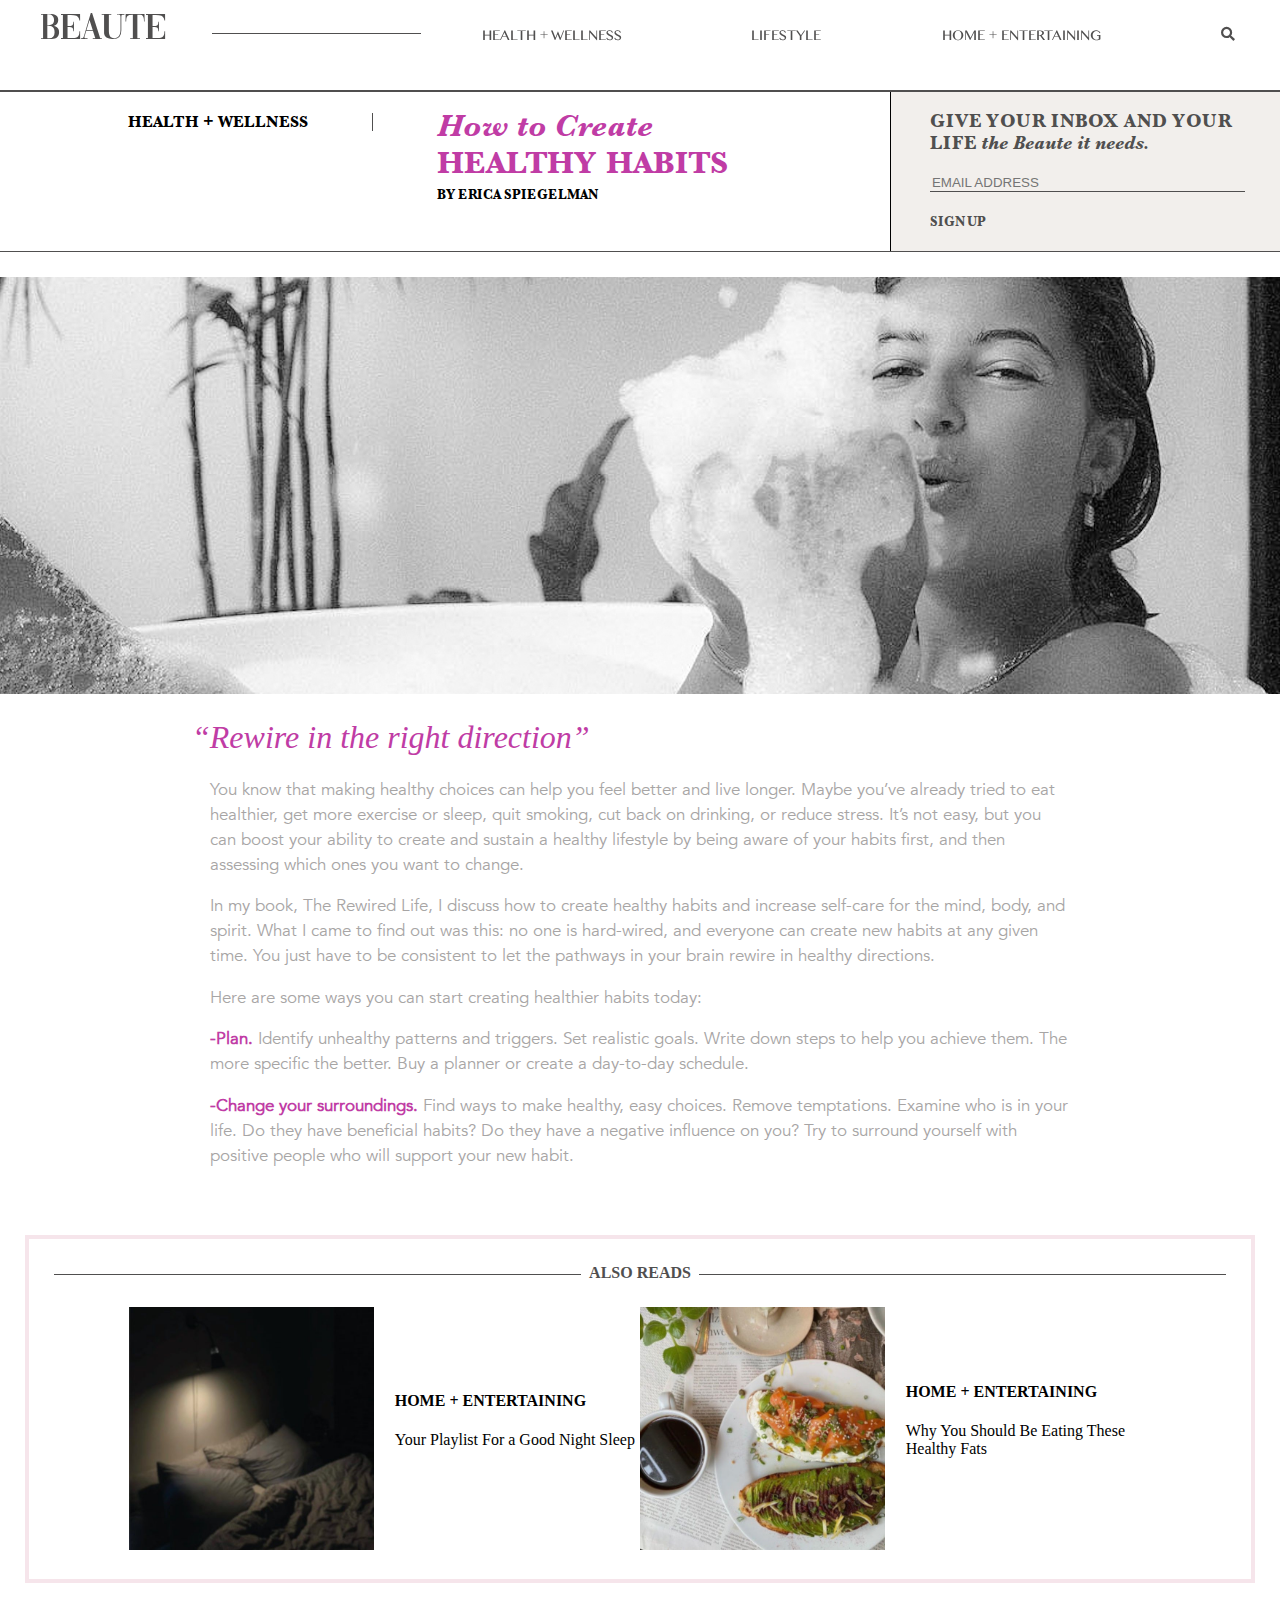
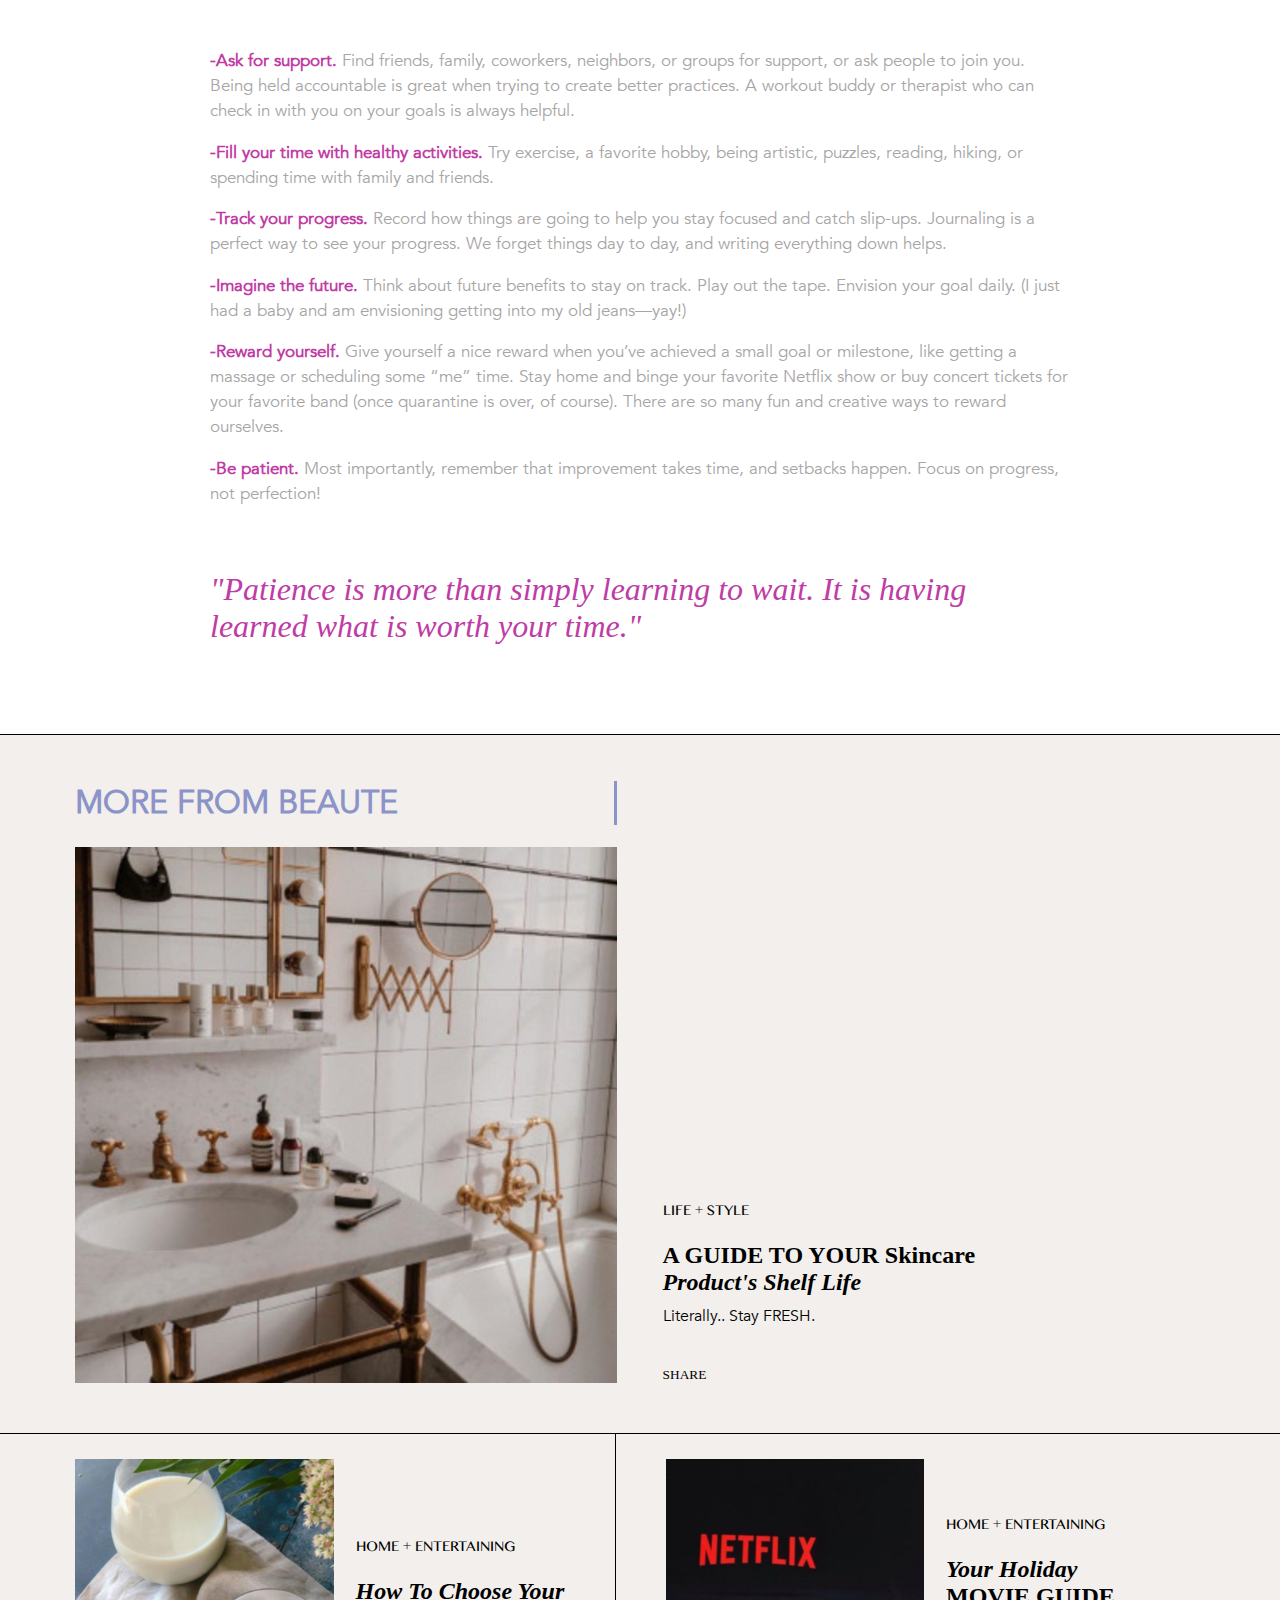
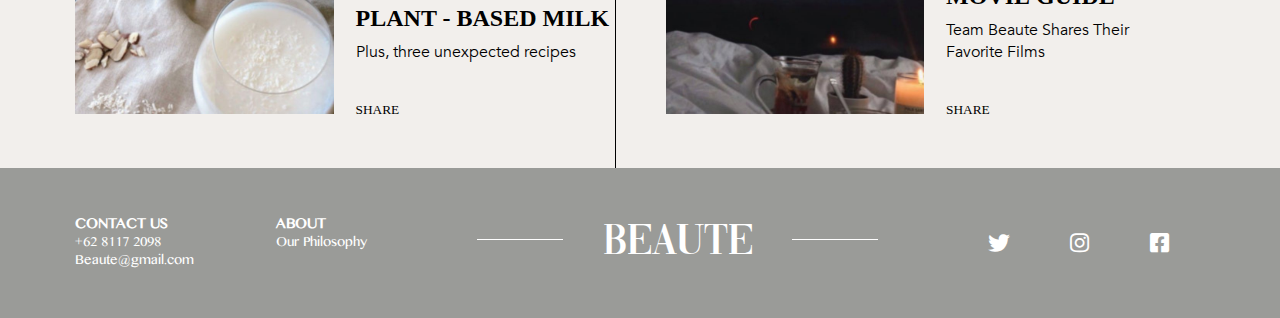
<file: hw-3.html>
<!DOCTYPE html>
<html lang="en">
<head>
    <meta charset="UTF-8">
    <meta name="viewport" content="width=device-width, height=device-height, initial-scale=1.0, user-scalable=0, minimum-scale=1.0, maximum-scale=1.0">
    <script src="index.js"></script> 
    <link href="./fontawesome-free-5.13.0-web/css/all.min.css" rel="stylesheet">
    <link rel="stylesheet" type="text/css" href="index.css">
    <link rel="stylesheet" type="text/css" href="post.css">
    <title>BEAUTE</title>
</head>
<body onload="initFavoritesSlider(); initSwipeSlider();">
    <nav>
        <a href="index.html" class="logo">BEAUTE</a>
        <a href="#">
            <hr>
        </a>
        <a href="#" id="nav-link-1" class="dropbtn">
            HEALTH + WELLNESS
        </a>
        <div class="dropdown-content">
            <a href="hw-1.html" class="card p-0">
                <img src="images/card-hw-1.jpg">
                <div class="card-text">
                    THE TOP FOODS to<br> Help You Stay Hydrated
                </div>
            </a>
            <a href="hw-2.html" class="card p-0">
                <img src="images/card-hw-2.jpg">
                <div class="card-text">
                    Why You Should Be EATING THESE HEALTHY FATS
                </div>
            </a>
            <a href="hw-3.html" class="card p-0">
                <img src="images/card-hw-3.jpg">
                <div class="card-text">
                    How to Create<br> HEALTHY HABITS
                </div>
            </a>
        </div>
        <a href="#" id="nav-link-2" class="dropbtn">LIFESTYLE</a>
        <div class="dropdown-content">
            <a href="ls-1.html" class="card p-0">
                <img src="images/card-ls-1.jpg">
                <div class="card-text">
                    The 10 Items Every Adult<br> Should HAVE IN THEIR CLOSET
                </div>
            </a>
            <a href="ls-2.html" class="card p-0" >
                <img src="images/card-ls-2.jpg">
                <div class="card-text">
                    A GUIDE TO YOUR Skincare Product's Shelf Life
                </div>
            </a>
            <a href="ls-1.html" class="card p-0" style="visibility: hidden;">
                <img src="images/card-ls-1.jpg">
                <div class="card-text">
                    The 10 Items Every Adult<br> Should HAVE IN THEIR CLOSET
                </div>
            </a>
        </div>
        <a href="#" id="nav-link-3" class="dropbtn">HOME + ENTERTAINING</a>
        <div class="dropdown-content">
            <a href="he-1.html" class="card p-0">
                <img src="images/card-he-1.jpg">
                <div class="card-text">
                    Your Playlist For <br>A GOOD NIGHT SLEEP
                </div>
            </a>
            <a href="he-2.html" class="card p-0">
                <img src="images/card-he-2.jpg">
                <div class="card-text">
                    Your Holiday 
                    <br>
                    MOVIE GUIDE
                </div>
            </a>
            <a href="he-3.html" class="card p-0">
                <img src="images/card-he-3.jpg">
                <div class="card-text">
                    How To Choose Your <br>PLANT - BASED MILK
                </div>
            </a>
        </div>
        <a href="#" class="search" onclick="toggleSearchBar()"><i class="fas fa-search"></i></a>
        <div class="search-bar">
            <div class="input-wrapper">
                <i class="fas fa-search"></i>
                <input type="text" placeholder="Search">
            </div>
        </div>
    </nav>
    <div class="hamburger">
        <i class="fas fa-bars" id="hamburger-toggle" onclick="toggleHamburger()"></i>
        <a href="index.html">HOME</a>
        <div class="hamburger-content">
            <details>
                <summary>
                    HEALTH + WELLNESS 
                    <i class="fas fa-chevron-down"></i>
                </summary>
                <ul>
                    <li><a href="hw-1.html">
                        THE TOP FOODS to Help You Stay Hydrated
                    </a></li>
                    <li><a href="hw-2.html">
                        Why You Should Be EATING THESE HEALTHY FATS
                    </a></li>
                    <li><a href="hw-3.html">
                        How to Create HEALTHY HABITS
                    </a></li>
                </ul>
            </details>
            <details>
                <summary>
                    LIFESTYLE
                    <i class="fas fa-chevron-down"></i>
                </summary>
                <ul>
                    <li><a href="ls-1.html">
                        The 10 Items Every Adult Should HAVE IN THEIR CLOSET
                    </a></li>
                    <li><a href="ls-2.html">
                        A GUIDE TO YOUR Skincare Product's Shelf Life
                    </a></li>
                </ul>
            </details>
            <details>
                <summary>
                    HOME + ENTERTAINING
                    <i class="fas fa-chevron-down"></i>
                </summary>
                <ul>
                    <li><a href="he-1.html">
                        Your Playlist For A GOOD NIGHT SLEEP
                    </a></li>
                    <li><a href="he-2.html">
                        Your Holiday MOVIE GUIDE
                    </a></li>
                    <li><a href="he-3.html">
                        How To Choose Your PLANT - BASED MILK
                    </a></li>
                </ul>
            </details>
            <div class="input-wrapper">
                <i class="fas fa-search"></i>
                <input type="text">
            </div>
        </div>
    </div>
    <div class="background-white pt-7"></div>
    <div class="title-bar">
        <div class="mobile-image flex-1 background-hint-of-red article-sign-up border-bottom-1px-solid-black">
            <div class="px-10">
                <h3>GIVE YOUR INBOX AND YOUR <br>LIFE <i>the Beaute it needs.</i></h3>
                <input placeholder="EMAIL ADDRESS">
                <h5 onclick="toggleArticleSignUp()">SIGN UP</h5>
            </div>
            <div class="modal top-0 article-signup-modal" onclick="toggleArticleSignUp()">
                <div class="sign-up-container-modal-outer" style="background: none;">
                    <h1 class="text-align-center">THANK YOU</h1>
                </div>
            </div>
        </div>
        <h4>HEALTH + WELLNESS</h4>
        <div class="pb-25px flex-1">
            <h1 class="color-article-magenta"><i>How to Create</i><br>HEALTHY HABITS</h1>
            <small>BY ERICA SPIEGELMAN</small>
        </div>
        <div class="web-image flex-1 background-hint-of-red article-sign-up border-left-1px-solid-black">
            <div class="px-10">
                <h3>GIVE YOUR INBOX AND YOUR <br>LIFE <i>the Beaute it needs.</i></h3>
                <input placeholder="EMAIL ADDRESS">
                <h5 onclick="toggleArticleSignUp()">SIGN UP</h5>
            </div>
            <div class="modal top-0 article-signup-modal" onclick="toggleArticleSignUp()">
                <div class="sign-up-container-modal-outer" style="background: none;">
                    <h1 class="text-align-center">THANK YOU</h1>
                </div>
            </div>
        </div>
    </div>

    <div class="article">
        <img src="images/hw-3.jpg" class="image-stretch">
        <h1 class="color-article-magenta left-heading font-weight-normal article-quote"><i>“Rewire in the right direction”</i></h1>
        <p>You know that making healthy choices can help you feel better and live longer. Maybe you’ve already tried to eat healthier, get more exercise or sleep, quit smoking, cut back on drinking, or reduce stress. It’s not easy, but you can boost your ability to create and sustain a healthy lifestyle by being aware of your habits first, and then assessing which ones you want to change.</p>
        <p>In my book, The Rewired Life, I discuss how to create healthy habits and increase self-care for the mind, body, and spirit. What I came to find out was this: no one is hard-wired, and everyone can create new habits at any given time. You just have to be consistent to let the pathways in your brain rewire in healthy directions. </p>
        <p>Here are some ways you can start creating healthier habits today:</p>
        <p><b class="color-article-magenta">-Plan.</b> Identify unhealthy patterns and triggers. Set realistic goals. Write down steps to help you achieve them. The more specific the better. Buy a planner or create a day-to-day schedule. </p>
        <p><b class="color-article-magenta">-Change your surroundings.</b> Find ways to make healthy, easy choices. Remove temptations. Examine who is in your life. Do they have beneficial habits? Do they have a negative influence on you? Try to surround yourself with positive people who will support your new habit. </p>
    </div>

    <div class="p-25px background-white also-reads-outer-padding">
        <div class="also-reads">
            <div class="p-25px also-reads-outer-padding">
                <h4 class="also-reads-title">ALSO READS</h4>
                <div class="pl-75px pr-75px p-0-mobile">
                    <div class="flex-container">
                        <div class="flex-container  align-item-center web-image">
                            <a href="he-1.html">
                                <div class="position-relative image-caption"> 
                                    <img src="images/square-he-1.jpg" class="image-fluid">
                                    <h4>Read More</h4>
                                </div>
                            </a>
                            <a href="he-1.html" class="block-container pl-4 pb-25px">
                                <h4>HOME + ENTERTAINING</h4>
                                <p>Your Playlist For a Good Night Sleep</p>
                            </a>
                        </div>
                        <div class="flex-container  align-item-center also-reads-article-container">
                            <a href="hw-2.html">
                                <div class="position-relative image-caption"> 
                                    <img src="images/square-hw-2.jpg" class="image-fluid">
                                    <h4>Read More</h4>
                                </div>
                            </a>
                            <a href="hw-2.html" class="block-container pl-4 pb-25px also-reads-text">
                                <h4>HOME + ENTERTAINING</h4>
                                <p>Why You Should Be Eating These Healthy Fats</p>
                            </a>
                        </div>
                    </div>
                </div>
            </div>
        </div>
    </div>


    <div class="article">
        <p><b class="color-article-magenta">-Ask for support.</b> Find friends, family, coworkers, neighbors, or groups for support, or ask people to join you. Being held accountable is great when trying to create better practices. A workout buddy or therapist who can check in with you on your goals is always helpful.</p>
        <p><b class="color-article-magenta">-Fill your time with healthy activities.</b> Try exercise, a favorite hobby, being artistic, puzzles, reading, hiking, or spending time with family and friends.</p>
        <p><b class="color-article-magenta">-Track your progress.</b> Record how things are going to help you stay focused and catch slip-ups. Journaling is a perfect way to see your progress. We forget things day to day, and writing everything down helps.</p>
        <p><b class="color-article-magenta">-Imagine the future.</b> Think about future benefits to stay on track. Play out the tape. Envision your goal daily. (I just had a baby and am envisioning getting into my old jeans—yay!)</p>
        <p><b class="color-article-magenta">-Reward yourself.</b> Give yourself a nice reward when you’ve achieved a small goal or milestone, like getting a massage or scheduling some “me” time. Stay home and binge your favorite Netflix show or buy concert tickets for your favorite band (once quarantine is over, of course). There are so many fun and creative ways to reward ourselves.</p>
        <p><b class="color-article-magenta">-Be patient.</b> Most importantly, remember that improvement takes time, and setbacks happen. Focus on progress, not perfection! </p>
        <div class="clothes-article-title-container color-article-magenta w-90" style="text-align: center;">
            <h1 style="padding: 0;" class="patience-is">
                "Patience is more than simply learning to wait. It is having learned what is worth your time."
            </h1>
        </div>
    
    </div>

    <div class="px-75px background-hint-of-red pb-50px pt-25px border-top-1px-solid-black more-from-header-container">
        <div class="flex-container align-item-end">
            <div class="block-container">
                <h1 class="more-from-header">MORE FROM BEAUTE</h1>
                
                <a href="ls-2.html">
                    <div class="position-relative image-caption">
                        <img class="image-fluid web-image" src="images/square-ls-2.jpg">
                        <h4>Read More</h4>
                    </div>
                </a>
            </div>
            <div class="block-container pl-4 web-image more-from-text-container">
                <a href="ls-2.html">
                    <h3>LIFE + STYLE</h3>
                    <h2>A GUIDE TO YOUR Skincare<br><i>Product's Shelf Life</i></h2>
                    <h4>Literally.. Stay FRESH.</h4>
                </a>
                <br>
                <div class="flex-container">
                    <small class="post-share">SHARE</small>
                    <i class="fab fa-twitter"></i>
                    <i class="fab fa-instagram"></i>
                    <i class="fab fa-facebook-square"></i>
                </div>
            </div>
        </div>
    </div>
    <div class="pr-75px background-hint-of-red border-top-1px-solid-black pl-25px more-from-container border-top-2px-solid-white-mobile">
        <div class="flex-container post-container">
            <div class="flex-container pb-50px pt-25px align-item-end border-right-1px-solid-black pl-50px more-from-container">
                <a href="he-3.html">
                    <div class="position-relative image-caption"> 
                        <img src="images/square-he-3.jpg" class="image-fluid">
                        <h4>Read More</h4>
                    </div>
                </a>
                <div class="block-container pl-4 more-from-text-container">
                    <a href="he-3.html">
                        <h3>HOME + ENTERTAINING</h3>
                        <h2><i>How To Choose Your</i><br>PLANT - BASED MILK</h2>
                        <h4>Plus, three unexpected recipes</h4>
                    </a>
                    <br>
                    <div class="flex-container">
                        <small class="post-share">SHARE</small>
                        <i class="fab fa-twitter"></i>
                        <i class="fab fa-instagram"></i>
                        <i class="fab fa-facebook-square"></i>
                    </div>
                </div>
            </div>
            <div class="flex-container pb-50px pt-25px align-item-end pl-50px more-from-container">
                <a href="he-2.html">
                    <div class="position-relative image-caption"> 
                        <img src="images/square-he-2.jpg" class="image-fluid">
                        <h4>Read More</h4>
                    </div>
                </a>
                <div class="block-container pl-4 more-from-text-container">
                    <a href="he-2.html">
                        <h3>HOME + ENTERTAINING</h3>
                        <h2><i>Your Holiday<br></i>MOVIE GUIDE</h2>
                        <h4>Team Beaute Shares Their<br> Favorite Films</h4>
                    </a>
                    <br>
                    <div class="flex-container">
                        <small class="post-share">SHARE</small>
                        <i class="fab fa-twitter"></i>
                        <i class="fab fa-instagram"></i>
                        <i class="fab fa-facebook-square"></i>
                    </div>
                </div>
            </div>
        </div>
    </div>
    <footer class="web-footer">
        <div class="flex-container pl-75px">
            <ul>
                <li><strong>CONTACT US</strong></li>
                <li>+62 8117 2098</li>
                <li>Beaute@gmail.com</li>
            </ul>
            
            <ul>
                <li><strong>ABOUT</strong></li>
                <li>Our Philosophy</li>
            </ul>
        </div>
        <a href="/index.html" class="logo">
            BEAUTE
        </a>
        <div class="flex-container social-media-container">
            <i class="fab fa-twitter"></i>
            <i class="fab fa-instagram"></i>
            <i class="fab fa-facebook-square"></i>
        </div>
    </footer>
    <footer class="mobile-footer">
        <a href="/index.html" class="logo">
            BEAUTE
        </a>
        <div class="flex-container social-media-container">
            <i class="fab fa-twitter"></i>
            <i class="fab fa-instagram"></i>
            <i class="fab fa-facebook-square"></i>
        </div>
        <div>
            <ul>
                <li><strong>ABOUT</strong></li>
                <li>Our Philosophy</li>
            </ul>
            <ul>
                <li><strong>CONTACT US</strong></li>
                <li>+62 8117 2098</li>
                <li>Beaute@gmail.com</li>
            </ul>
        </div>
    </footer>
</body>
</html>
</file>
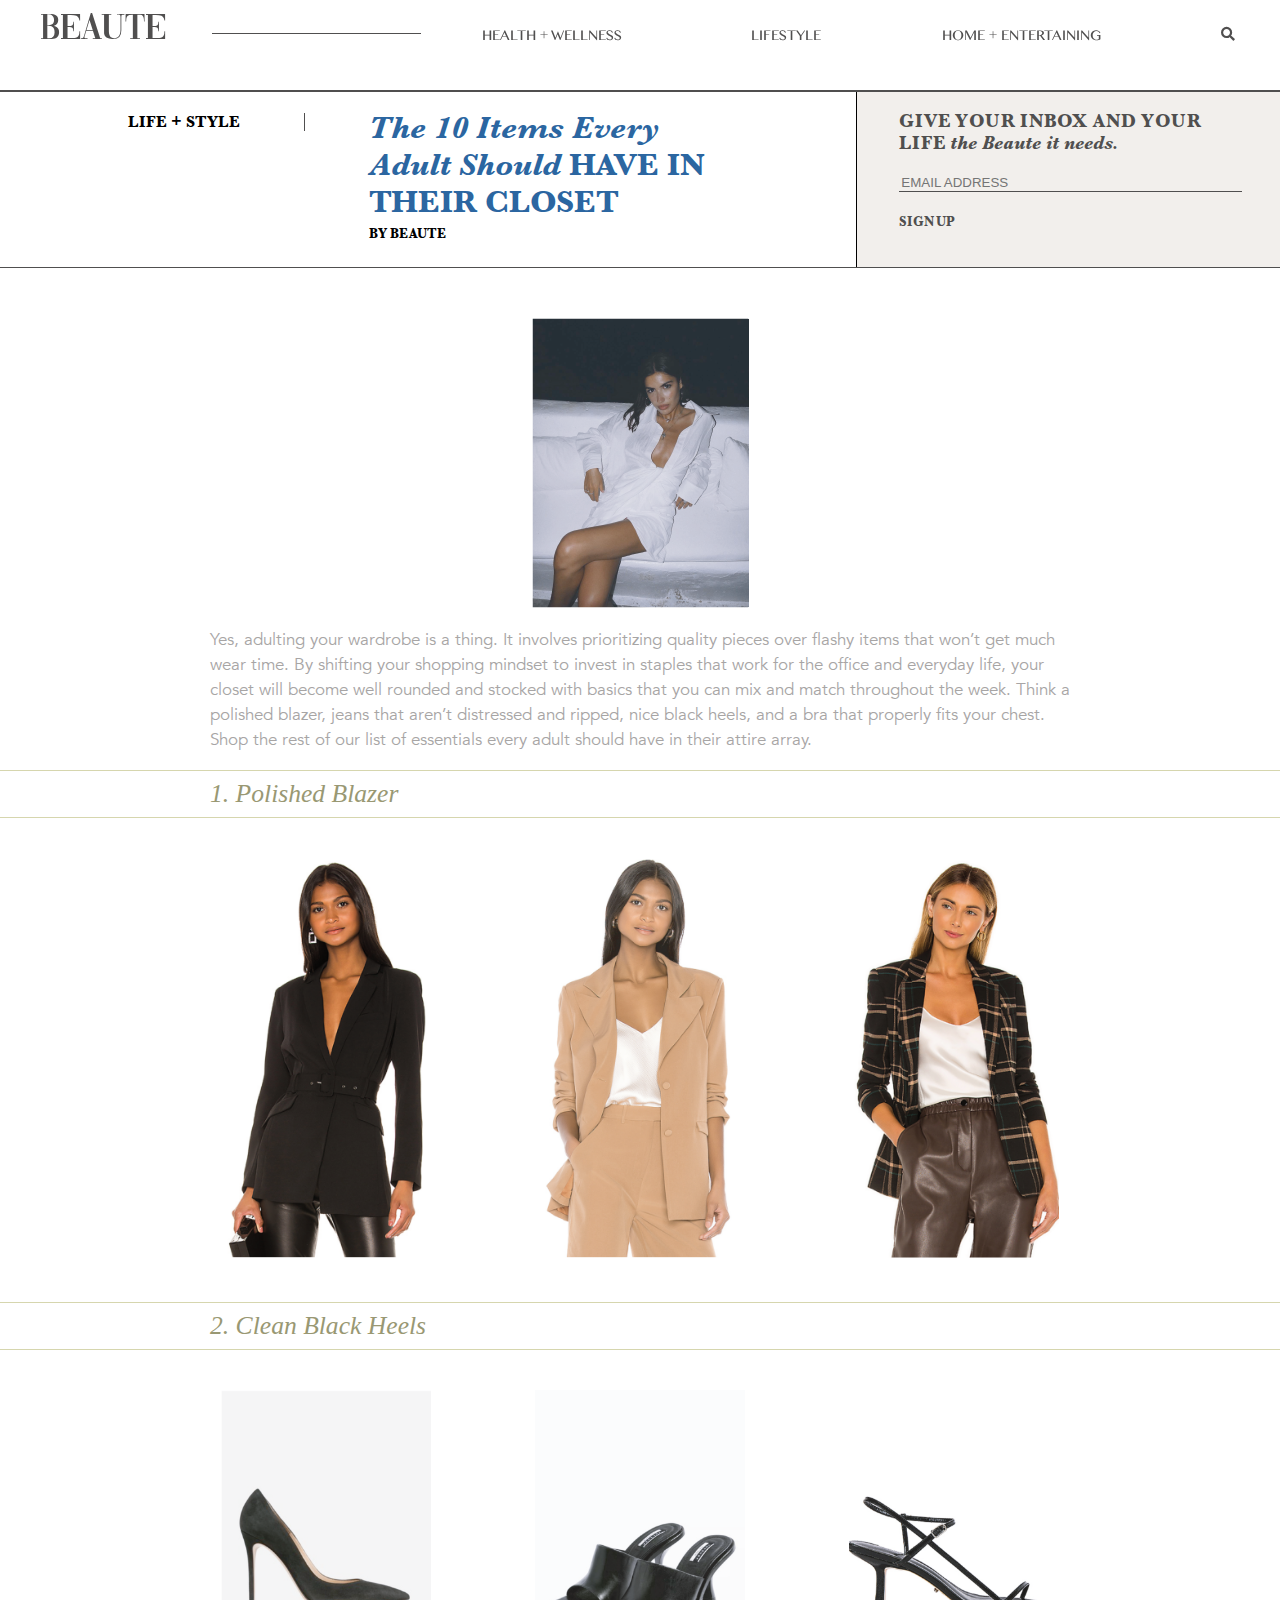
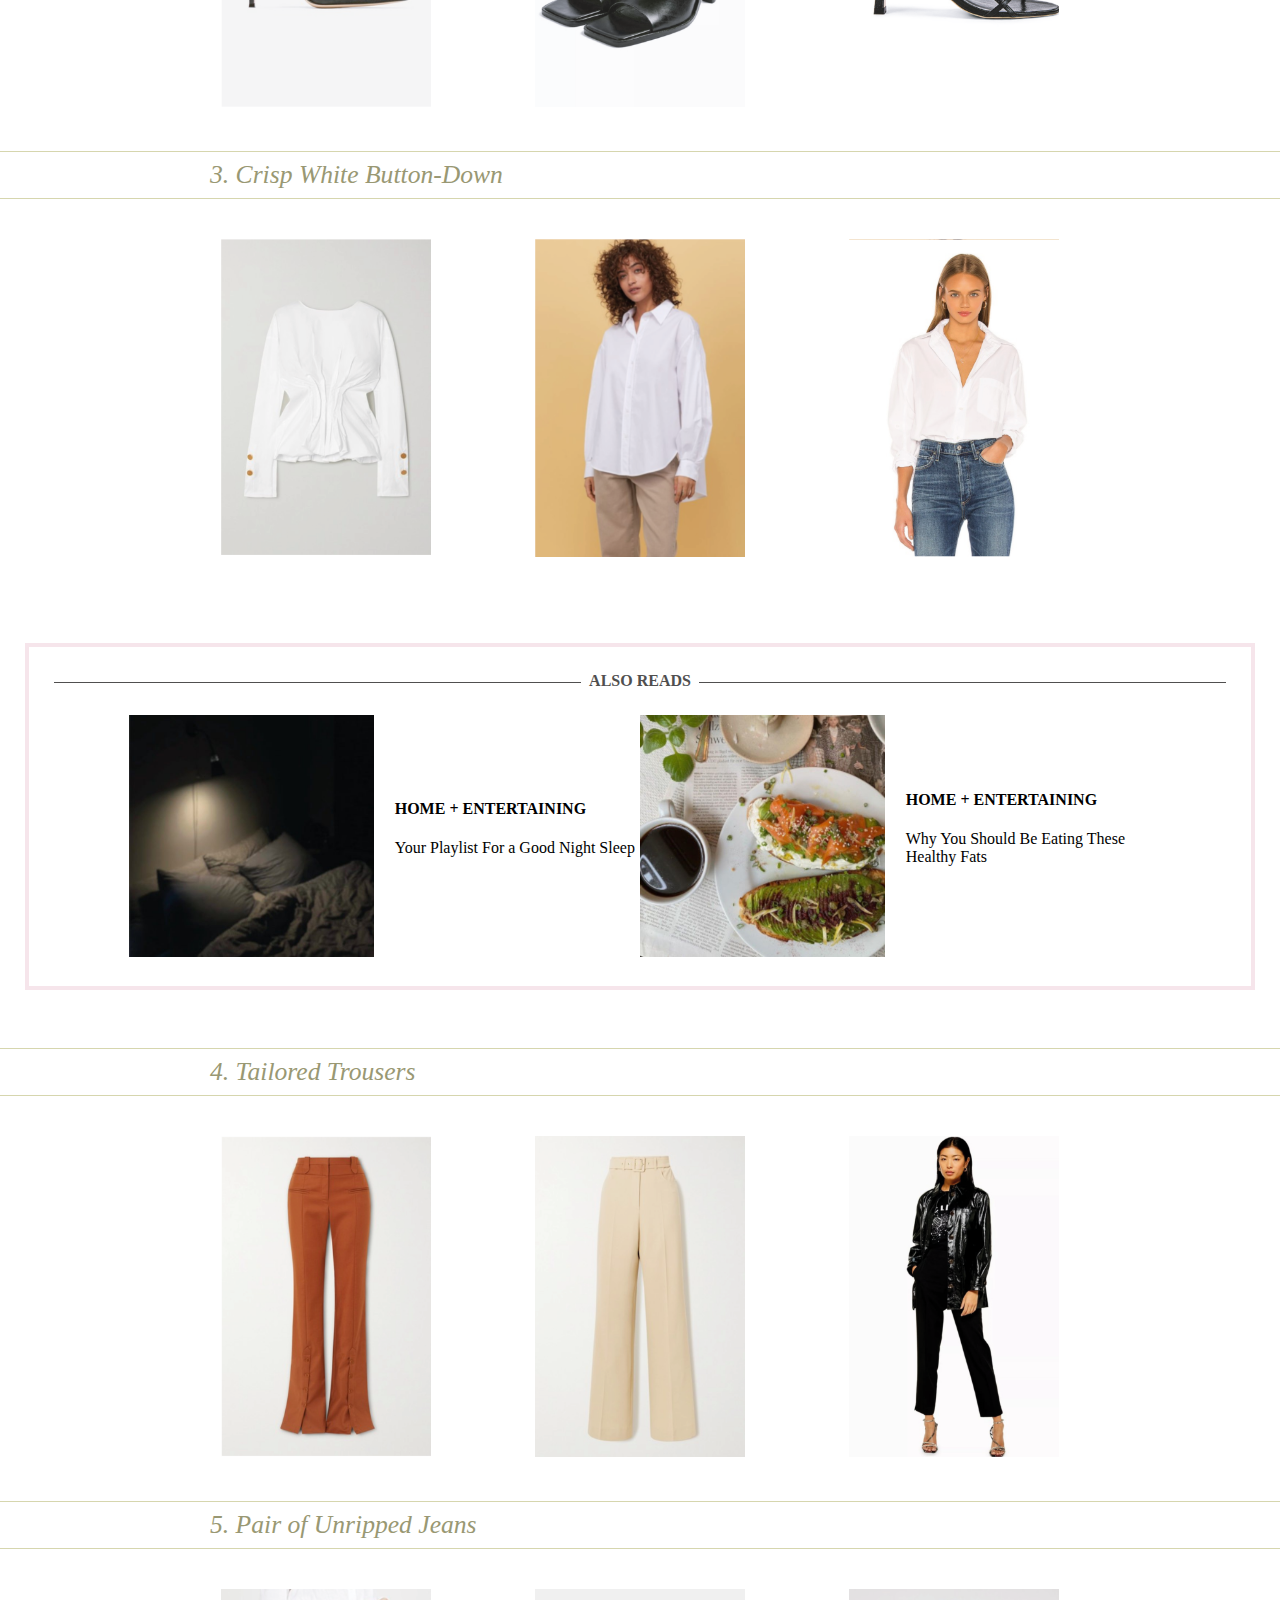
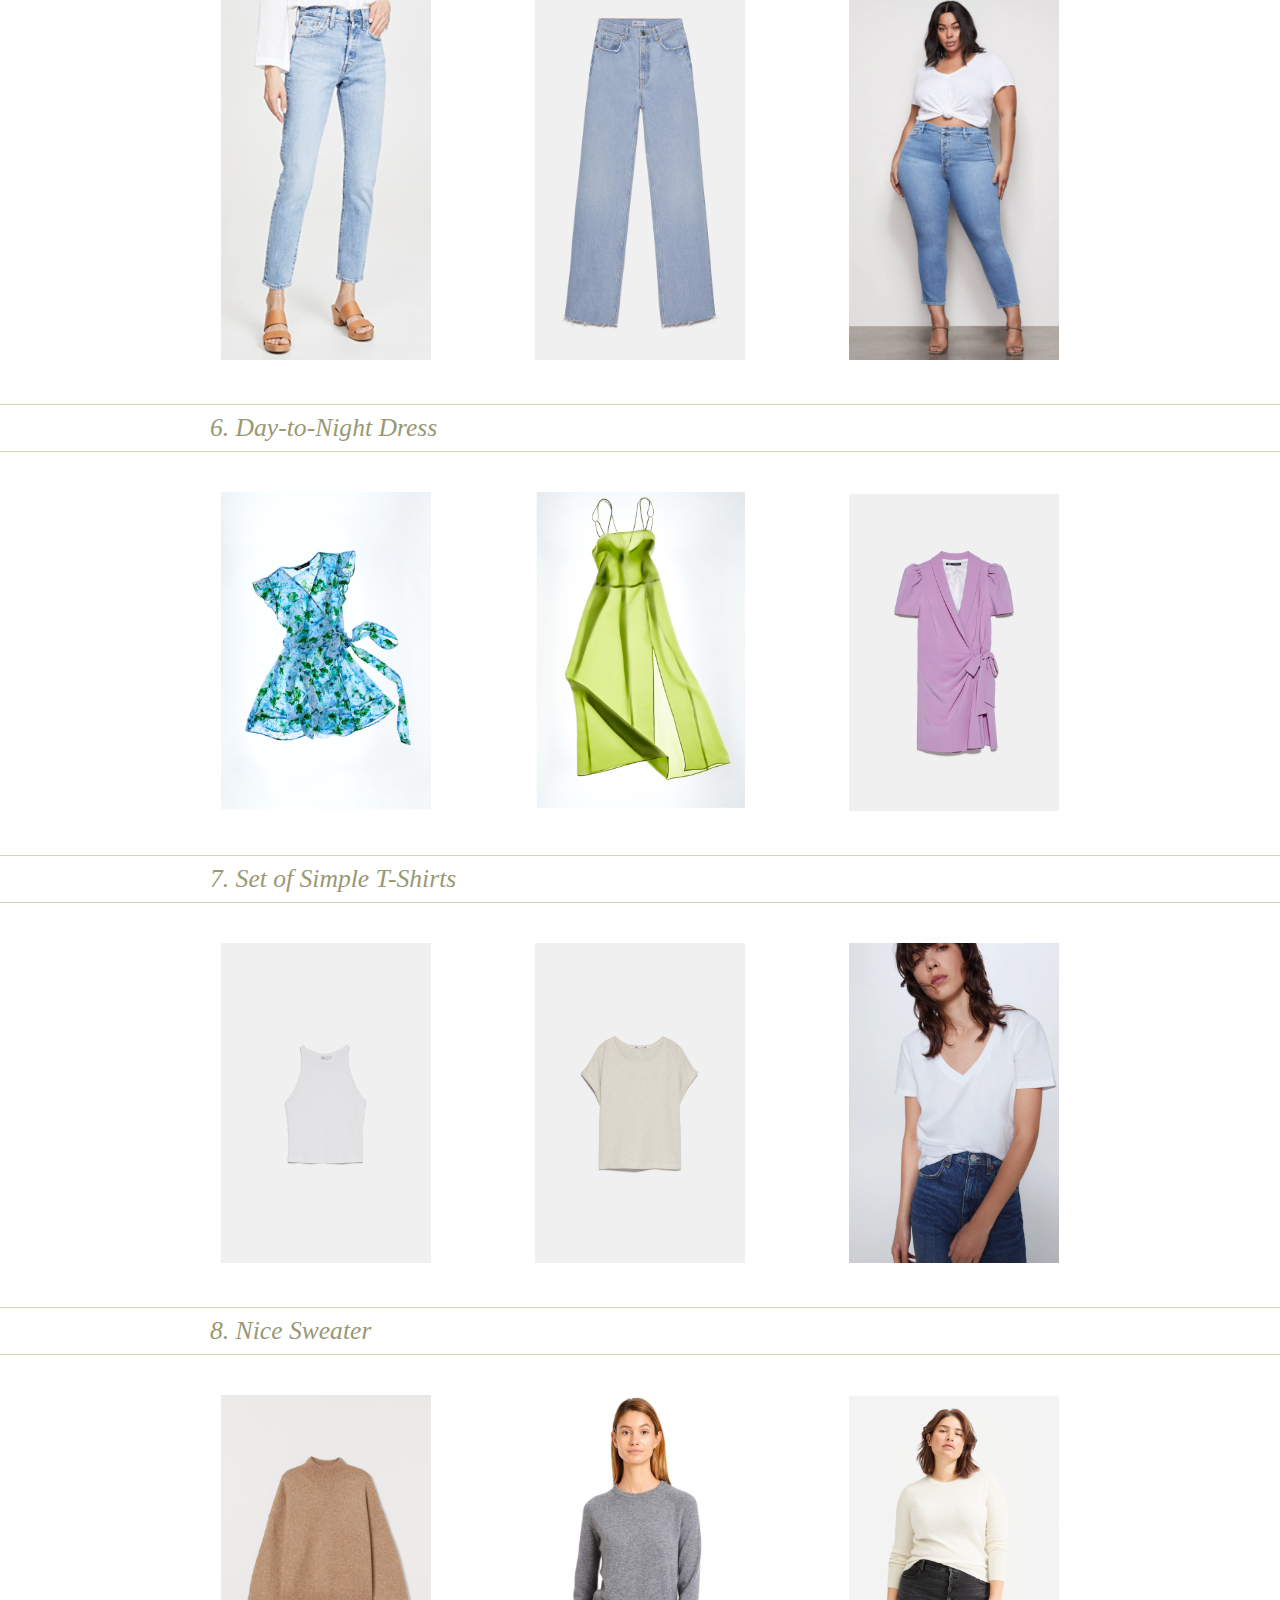
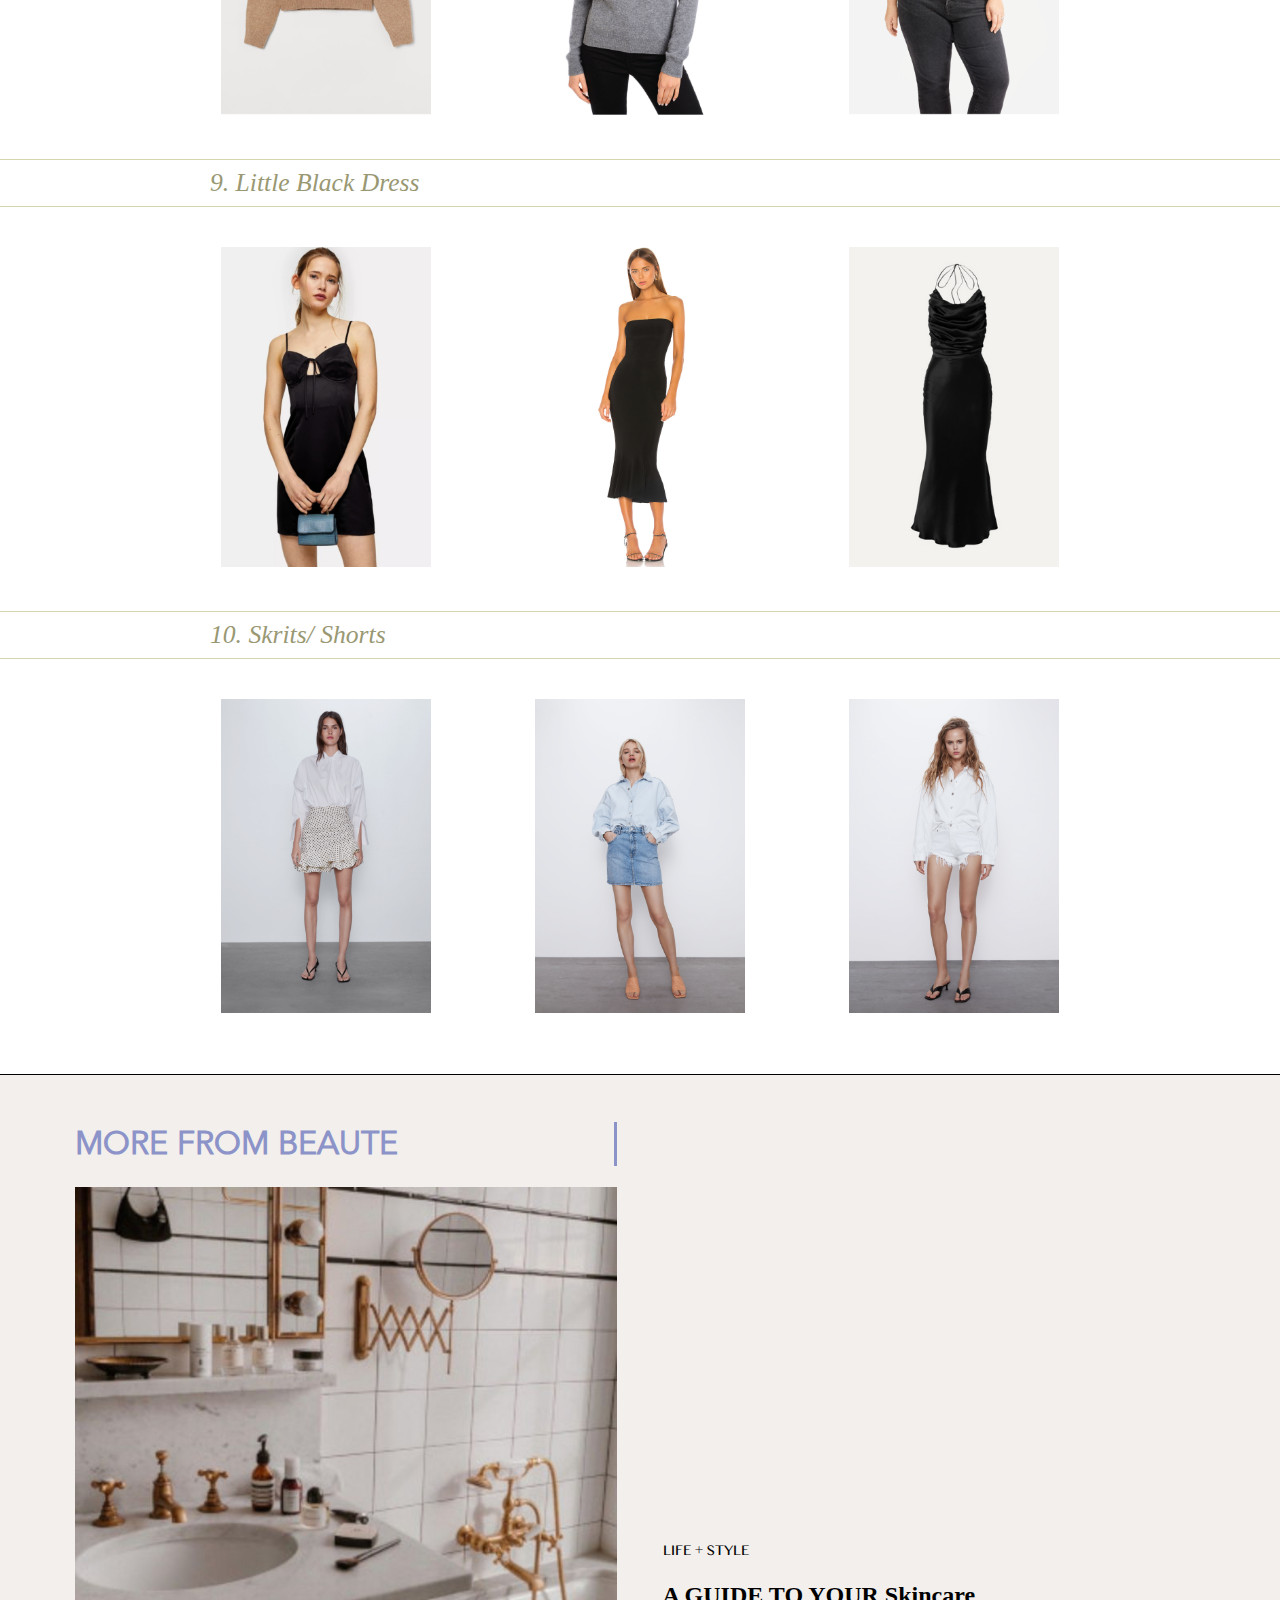
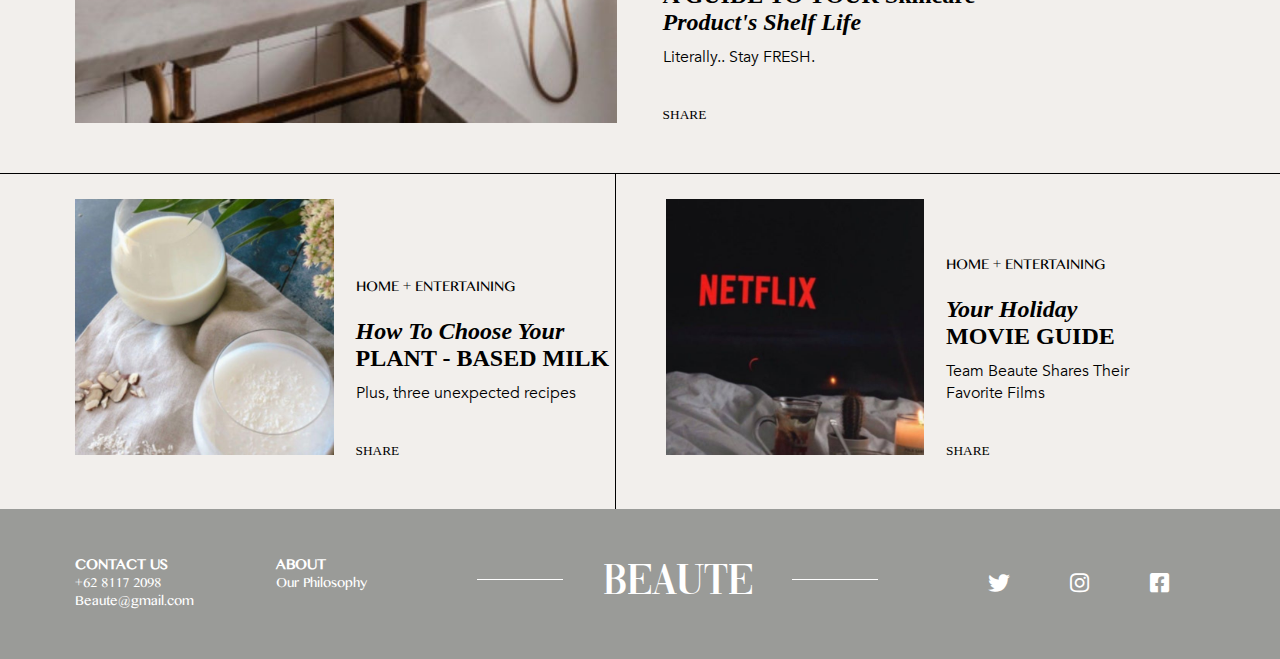
<file: ls-1.html>
<!DOCTYPE html>
<html lang="en">
<head>
    <meta charset="UTF-8">
    <meta name="viewport" content="width=device-width, height=device-height, initial-scale=1.0, user-scalable=0, minimum-scale=1.0, maximum-scale=1.0">
    <script src="index.js"></script> 
    <link href="./fontawesome-free-5.13.0-web/css/all.min.css" rel="stylesheet">
    <link rel="stylesheet" type="text/css" href="index.css">
    <link rel="stylesheet" type="text/css" href="post.css">
    <title>BEAUTE</title>
</head>
<body onload="initFavoritesSlider(); initSwipeSlider();">
    <nav>
        <a href="index.html" class="logo">BEAUTE</a>
        <a href="#">
            <hr>
        </a>
        <a href="#" id="nav-link-1" class="dropbtn">
            HEALTH + WELLNESS
        </a>
        <div class="dropdown-content">
            <a href="hw-1.html" class="card p-0">
                <img src="images/card-hw-1.jpg">
                <div class="card-text">
                    THE TOP FOODS to<br> Help You Stay Hydrated
                </div>
            </a>
            <a href="hw-2.html" class="card p-0">
                <img src="images/card-hw-2.jpg">
                <div class="card-text">
                    Why You Should Be EATING THESE HEALTHY FATS
                </div>
            </a>
            <a href="hw-3.html" class="card p-0">
                <img src="images/card-hw-3.jpg">
                <div class="card-text">
                    How to Create<br> HEALTHY HABITS
                </div>
            </a>
        </div>
        <a href="#" id="nav-link-2" class="dropbtn">LIFESTYLE</a>
        <div class="dropdown-content">
            <a href="ls-1.html" class="card p-0">
                <img src="images/card-ls-1.jpg">
                <div class="card-text">
                    The 10 Items Every Adult<br> Should HAVE IN THEIR CLOSET
                </div>
            </a>
            <a href="ls-2.html" class="card p-0" >
                <img src="images/card-ls-2.jpg">
                <div class="card-text">
                    A GUIDE TO YOUR Skincare Product's Shelf Life
                </div>
            </a>
            <a href="ls-1.html" class="card p-0" style="visibility: hidden;">
                <img src="images/card-ls-1.jpg">
                <div class="card-text">
                    The 10 Items Every Adult<br> Should HAVE IN THEIR CLOSET
                </div>
            </a>
        </div>
        <a href="#" id="nav-link-3" class="dropbtn">HOME + ENTERTAINING</a>
        <div class="dropdown-content">
            <a href="he-1.html" class="card p-0">
                <img src="images/card-he-1.jpg">
                <div class="card-text">
                    Your Playlist For <br>A GOOD NIGHT SLEEP
                </div>
            </a>
            <a href="he-2.html" class="card p-0">
                <img src="images/card-he-2.jpg">
                <div class="card-text">
                    Your Holiday 
                    <br>
                    MOVIE GUIDE
                </div>
            </a>
            <a href="he-3.html" class="card p-0">
                <img src="images/card-he-3.jpg">
                <div class="card-text">
                    How To Choose Your <br>PLANT - BASED MILK
                </div>
            </a>
        </div>
        <a href="#" class="search" onclick="toggleSearchBar()"><i class="fas fa-search"></i></a>
        <div class="search-bar">
            <div class="input-wrapper">
                <i class="fas fa-search"></i>
                <input type="text" placeholder="Search">
            </div>
        </div>
    </nav>
    <div class="hamburger">
        <i class="fas fa-bars" id="hamburger-toggle" onclick="toggleHamburger()"></i>
        <a href="index.html">HOME</a>
        <div class="hamburger-content">
            <details>
                <summary>
                    HEALTH + WELLNESS 
                    <i class="fas fa-chevron-down"></i>
                </summary>
                <ul>
                    <li><a href="hw-1.html">
                        THE TOP FOODS to Help You Stay Hydrated
                    </a></li>
                    <li><a href="hw-2.html">
                        Why You Should Be EATING THESE HEALTHY FATS
                    </a></li>
                    <li><a href="hw-3.html">
                        How to Create HEALTHY HABITS
                    </a></li>
                </ul>
            </details>
            <details>
                <summary>
                    LIFESTYLE
                    <i class="fas fa-chevron-down"></i>
                </summary>
                <ul>
                    <li><a href="ls-1.html">
                        The 10 Items Every Adult Should HAVE IN THEIR CLOSET
                    </a></li>
                    <li><a href="ls-2.html">
                        A GUIDE TO YOUR Skincare Product's Shelf Life
                    </a></li>
                </ul>
            </details>
            <details>
                <summary>
                    HOME + ENTERTAINING
                    <i class="fas fa-chevron-down"></i>
                </summary>
                <ul>
                    <li><a href="he-1.html">
                        Your Playlist For A GOOD NIGHT SLEEP
                    </a></li>
                    <li><a href="he-2.html">
                        Your Holiday MOVIE GUIDE
                    </a></li>
                    <li><a href="he-3.html">
                        How To Choose Your PLANT - BASED MILK
                    </a></li>
                </ul>
            </details>
            <div class="input-wrapper">
                <i class="fas fa-search"></i>
                <input type="text">
            </div>
        </div>
    </div>
    <div class="background-white pt-7"></div>
    <div class="title-bar">
        <div class="mobile-image flex-1 background-hint-of-red article-sign-up border-bottom-1px-solid-black">
            <div class="px-10">
                <h3>GIVE YOUR INBOX AND YOUR <br>LIFE <i>the Beaute it needs.</i></h3>
                <input placeholder="EMAIL ADDRESS">
                <h5 onclick="toggleArticleSignUp()">SIGN UP</h5>
            </div>
            <div class="modal top-0 article-signup-modal" onclick="toggleArticleSignUp()">
                <div class="sign-up-container-modal-outer" style="background: none;">
                    <h1 class="text-align-center">THANK YOU</h1>
                </div>
            </div>
        </div>
        <h4>LIFE + STYLE</h4>
        <div class="pb-25px flex-1">
            <h1 class="color-article-blue"><i>The 10 Items Every <br>Adult Should </i>HAVE IN THEIR CLOSET</h1>
            <small>BY BEAUTE</small>
        </div>
        <div class="web-image flex-1 background-hint-of-red article-sign-up border-left-1px-solid-black">
            <div class="px-10">
                <h3>GIVE YOUR INBOX AND YOUR <br>LIFE <i>the Beaute it needs.</i></h3>
                <input placeholder="EMAIL ADDRESS">
                <h5 onclick="toggleArticleSignUp()">SIGN UP</h5>
            </div>
            <div class="modal top-0 article-signup-modal" onclick="toggleArticleSignUp()">
                <div class="sign-up-container-modal-outer" style="background: none;">
                    <h1 class="text-align-center">THANK YOU</h1>
                </div>
            </div>
        </div>
    </div>

    <div class="article">
        <img src="images/ls-1.png">
        <p>Yes, adulting your wardrobe is a thing. It involves prioritizing quality pieces over flashy items that won’t get much wear time. By shifting your shopping mindset to invest in staples that work for the office and everyday life, your closet will become well rounded and stocked with basics that you can mix and match throughout the week. Think a polished blazer, jeans that aren’t distressed and ripped, nice black heels, and a bra that properly fits your chest. Shop the rest of our list of essentials every adult should have in their attire array.</p>
        <hr class="color-article-hr">
        <div class="clothes-article-title-container">
            <i class="clothes-article-title">1. Polished Blazer</i>
        </div>
        <hr class="color-article-hr">

        <div class="swipe-slider article-slider">
            <div>
                <img src="images/ls-1/1-1.png">
            </div>
            <div>
                <img src="images/ls-1/1-2.png">
            </div>
            <div>
                <img src="images/ls-1/1-3.png">
            </div>
        </div>
        <hr class="color-article-hr">
        <div class="clothes-article-title-container">
            <i class="clothes-article-title">2. Clean Black Heels</i>
        </div>
        <hr class="color-article-hr">

        <div class="swipe-slider article-slider">
            <div>
                <img src="images/ls-1/2-1.png">
            </div>
            <div>
                <img src="images/ls-1/2-2.png">
            </div>
            <div>
                <img src="images/ls-1/2-3.png">
            </div>
        </div>
        <hr class="color-article-hr">
        <div class="clothes-article-title-container">
            <i class="clothes-article-title">3. Crisp White Button-Down</i>
        </div>
        <hr class="color-article-hr">

        <div class="swipe-slider article-slider">
            <div>
                <img src="images/ls-1/3-1.png">
            </div>
            <div>
                <img src="images/ls-1/3-2.png">
            </div>
            <div>
                <img src="images/ls-1/3-3.png">
            </div>
        </div>

        
    </div>

    <div class="p-25px background-white also-reads-outer-padding">
        <div class="also-reads">
            <div class="p-25px also-reads-outer-padding">
                <h4 class="also-reads-title">ALSO READS</h4>
                <div class="pl-75px pr-75px p-0-mobile">
                    <div class="flex-container">
                        <div class="flex-container  align-item-center web-image">
                            <a href="he-1.html">
                                <div class="position-relative image-caption"> 
                                    <img src="images/square-he-1.jpg" class="image-fluid">
                                    <h4>Read More</h4>
                                </div>
                            </a>
                            <a href="he-1.html" class="block-container pl-4 pb-25px">
                                <h4>HOME + ENTERTAINING</h4>
                                <p>Your Playlist For a Good Night Sleep</p>
                            </a>
                        </div>
                        <div class="flex-container  align-item-center also-reads-article-container">
                            <a href="hw-2.html">
                                <div class="position-relative image-caption"> 
                                    <img src="images/square-hw-2.jpg" class="image-fluid">
                                    <h4>Read More</h4>
                                </div>
                            </a>
                            <a href="hw-2.html" class="block-container pl-4 pb-25px also-reads-text">
                                <h4>HOME + ENTERTAINING</h4>
                                <p>Why You Should Be Eating These Healthy Fats</p>
                            </a>
                        </div>
                    </div>
                </div>
            </div>
        </div>
    </div>

    <div class="article">
        <hr class="color-article-hr">
        <div class="clothes-article-title-container">
            <i class="clothes-article-title">4. Tailored Trousers</i>
        </div>
        <hr class="color-article-hr">

        <div class="swipe-slider article-slider">
            <div>
                <img src="images/ls-1/4-1.png">
            </div>
            <div>
                <img src="images/ls-1/4-2.png">
            </div>
            <div>
                <img src="images/ls-1/4-3.png">
            </div>
        </div>
        
        <hr class="color-article-hr">
        <div class="clothes-article-title-container">
            <i class="clothes-article-title">5. Pair of Unripped Jeans</i>
        </div>
        <hr class="color-article-hr">

        <div class="swipe-slider article-slider">
            <div>
                <img src="images/ls-1/5-1.png">
            </div>
            <div>
                <img src="images/ls-1/5-2.png">
            </div>
            <div>
                <img src="images/ls-1/5-3.png">
            </div>
        </div>

        <hr class="color-article-hr">
        <div class="clothes-article-title-container">
            <i class="clothes-article-title">6. Day-to-Night Dress</i>
        </div>
        <hr class="color-article-hr">

        <div class="swipe-slider article-slider">
            <div>
                <img src="images/ls-1/6-1.png">
            </div>
            <div>
                <img src="images/ls-1/6-2.png">
            </div>
            <div>
                <img src="images/ls-1/6-3.png">
            </div>
        </div>

        <hr class="color-article-hr">
        <div class="clothes-article-title-container">
            <i class="clothes-article-title">7. Set of Simple T-Shirts</i>
        </div>
        <hr class="color-article-hr">

        <div class="swipe-slider article-slider">
            <div>
                <img src="images/ls-1/7-1.png">
            </div>
            <div>
                <img src="images/ls-1/7-2.png">
            </div>
            <div>
                <img src="images/ls-1/7-3.png">
            </div>
        </div>

        <hr class="color-article-hr">
        <div class="clothes-article-title-container">
            <i class="clothes-article-title">8. Nice Sweater</i>
        </div>
        <hr class="color-article-hr">

        <div class="swipe-slider article-slider">
            <div>
                <img src="images/ls-1/8-1.png">
            </div>
            <div>
                <img src="images/ls-1/8-2.png">
            </div>
            <div>
                <img src="images/ls-1/8-3.png">
            </div>
        </div>

        <hr class="color-article-hr">
        <div class="clothes-article-title-container">
            <i class="clothes-article-title">9. Little Black Dress</i>
        </div>
        <hr class="color-article-hr">

        <div class="swipe-slider article-slider">
            <div>
                <img src="images/ls-1/9-1.png">
            </div>
            <div>
                <img src="images/ls-1/9-2.png">
            </div>
            <div>
                <img src="images/ls-1/9-3.png">
            </div>
        </div>

        <hr class="color-article-hr">
        <div class="clothes-article-title-container">
            <i class="clothes-article-title">10. Skrits/ Shorts</i>
        </div>
        <hr class="color-article-hr">

        <div class="swipe-slider article-slider">
            <div>
                <img src="images/ls-1/10-1.png">
            </div>
            <div>
                <img src="images/ls-1/10-2.png">
            </div>
            <div>
                <img src="images/ls-1/10-3.png">
            </div>
        </div>
    </div>

    <div class="px-75px background-hint-of-red pb-50px pt-25px border-top-1px-solid-black more-from-header-container">
        <div class="flex-container align-item-end">
            <div class="block-container">
                <h1 class="more-from-header">MORE FROM BEAUTE</h1>
                
                <a href="ls-2.html">
                    <div class="position-relative image-caption">
                        <img class="image-fluid web-image" src="images/square-ls-2.jpg">
                        <h4>Read More</h4>
                    </div>
                </a>
            </div>
            <div class="block-container pl-4 web-image more-from-text-container">
                <a href="ls-2.html">
                    <h3>LIFE + STYLE</h3>
                    <h2>A GUIDE TO YOUR Skincare<br><i>Product's Shelf Life</i></h2>
                    <h4>Literally.. Stay FRESH.</h4>
                </a>
                <br>
                <div class="flex-container">
                    <small class="post-share">SHARE</small>
                    <i class="fab fa-twitter"></i>
                    <i class="fab fa-instagram"></i>
                    <i class="fab fa-facebook-square"></i>
                </div>
            </div>
        </div>
    </div>
    <div class="pr-75px background-hint-of-red border-top-1px-solid-black pl-25px more-from-container border-top-2px-solid-white-mobile">
        <div class="flex-container post-container">
            <div class="flex-container pb-50px pt-25px align-item-end border-right-1px-solid-black pl-50px more-from-container">
                <a href="he-3.html">
                    <div class="position-relative image-caption"> 
                        <img src="images/square-he-3.jpg" class="image-fluid">
                        <h4>Read More</h4>
                    </div>
                </a>
                <div class="block-container pl-4 more-from-text-container">
                    <a href="he-3.html">
                        <h3>HOME + ENTERTAINING</h3>
                        <h2><i>How To Choose Your</i><br>PLANT - BASED MILK</h2>
                        <h4>Plus, three unexpected recipes</h4>
                    </a>
                    <br>
                    <div class="flex-container">
                        <small class="post-share">SHARE</small>
                        <i class="fab fa-twitter"></i>
                        <i class="fab fa-instagram"></i>
                        <i class="fab fa-facebook-square"></i>
                    </div>
                </div>
            </div>
            <div class="flex-container pb-50px pt-25px align-item-end pl-50px more-from-container">
                <a href="he-2.html">
                    <div class="position-relative image-caption"> 
                        <img src="images/square-he-2.jpg" class="image-fluid">
                        <h4>Read More</h4>
                    </div>
                </a>
                <div class="block-container pl-4 more-from-text-container">
                    <a href="he-2.html">
                        <h3>HOME + ENTERTAINING</h3>
                        <h2><i>Your Holiday<br></i>MOVIE GUIDE</h2>
                        <h4>Team Beaute Shares Their<br> Favorite Films</h4>
                    </a>
                    <br>
                    <div class="flex-container">
                        <small class="post-share">SHARE</small>
                        <i class="fab fa-twitter"></i>
                        <i class="fab fa-instagram"></i>
                        <i class="fab fa-facebook-square"></i>
                    </div>
                </div>
            </div>
        </div>
    </div>
    <footer class="web-footer">
        <div class="flex-container pl-75px">
            <ul>
                <li><strong>CONTACT US</strong></li>
                <li>+62 8117 2098</li>
                <li>Beaute@gmail.com</li>
            </ul>
            
            <ul>
                <li><strong>ABOUT</strong></li>
                <li>Our Philosophy</li>
            </ul>
        </div>
        <a href="/index.html" class="logo">
            BEAUTE
        </a>
        <div class="flex-container social-media-container">
            <i class="fab fa-twitter"></i>
            <i class="fab fa-instagram"></i>
            <i class="fab fa-facebook-square"></i>
        </div>
    </footer>
    <footer class="mobile-footer">
        <a href="/index.html" class="logo">
            BEAUTE
        </a>
        <div class="flex-container social-media-container">
            <i class="fab fa-twitter"></i>
            <i class="fab fa-instagram"></i>
            <i class="fab fa-facebook-square"></i>
        </div>
        <div>
            <ul>
                <li><strong>ABOUT</strong></li>
                <li>Our Philosophy</li>
            </ul>
            <ul>
                <li><strong>CONTACT US</strong></li>
                <li>+62 8117 2098</li>
                <li>Beaute@gmail.com</li>
            </ul>
        </div>
    </footer>
</body>
</html>
</file>
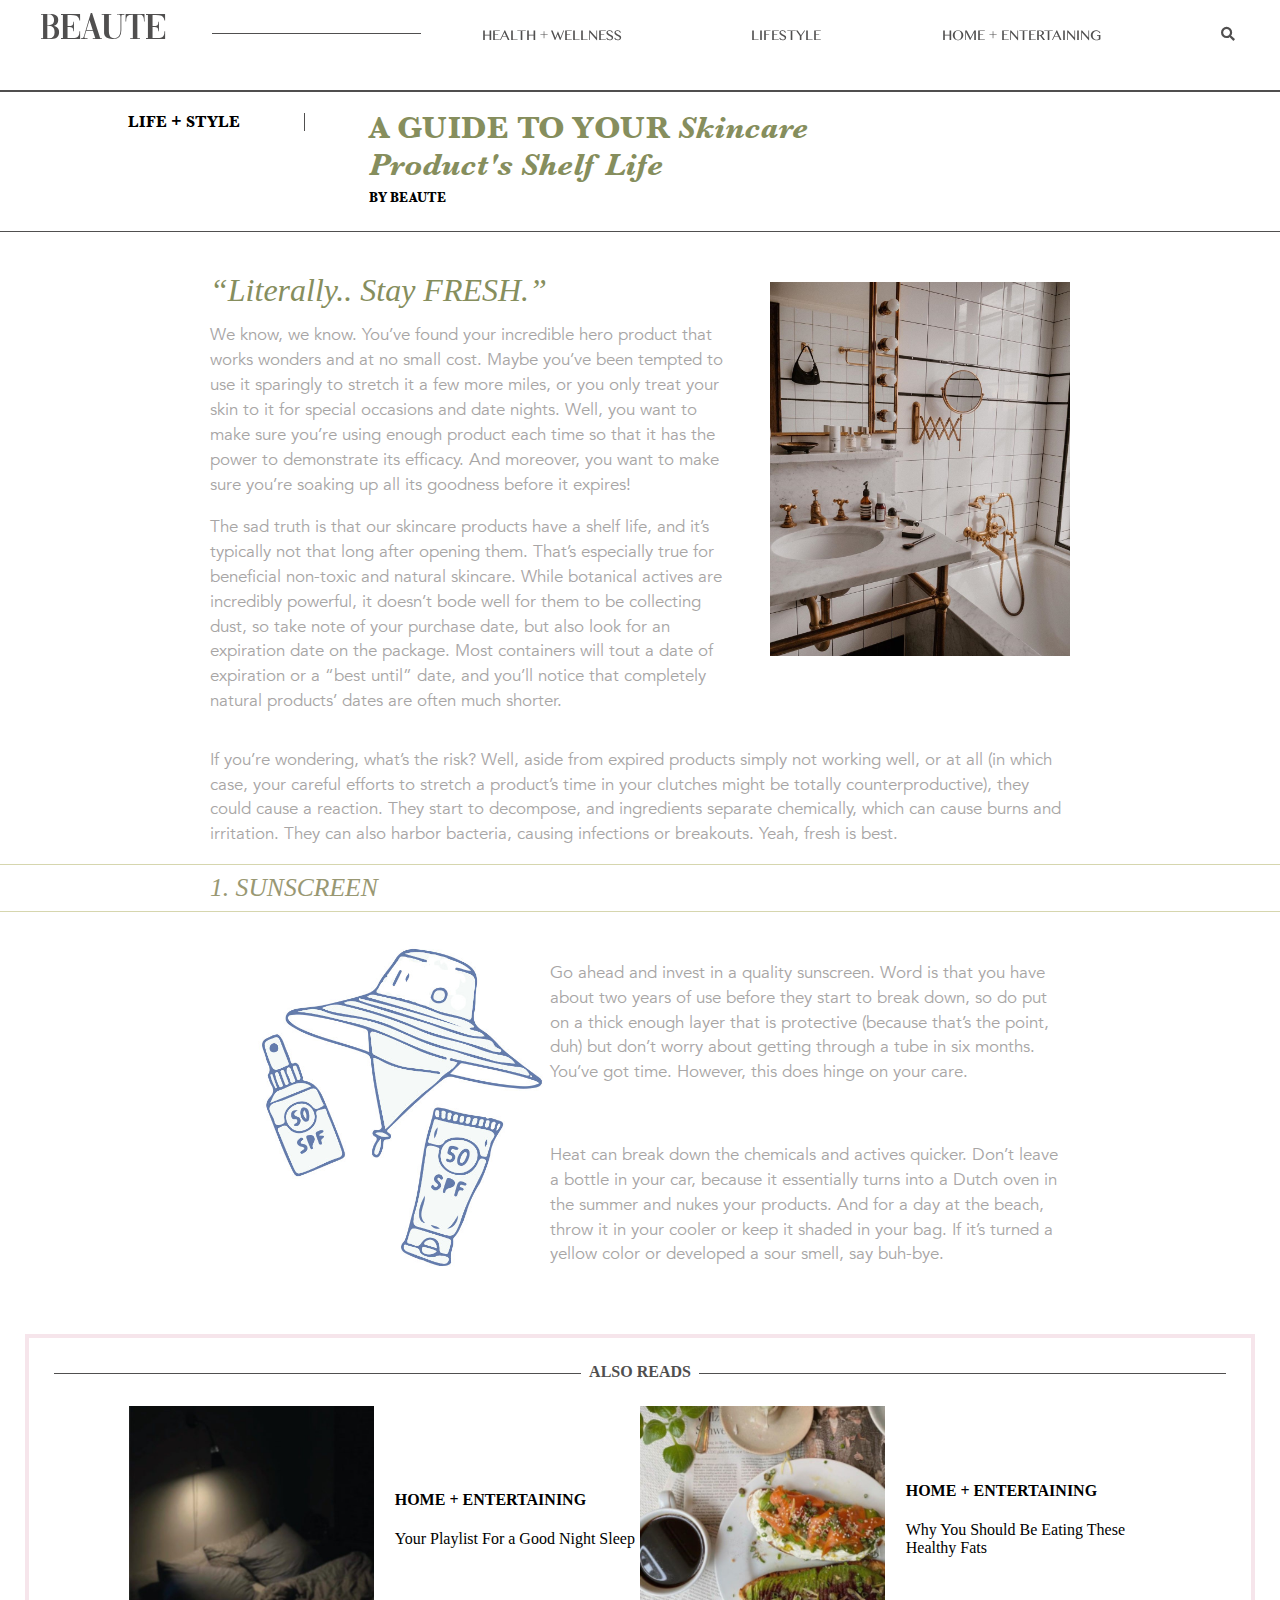
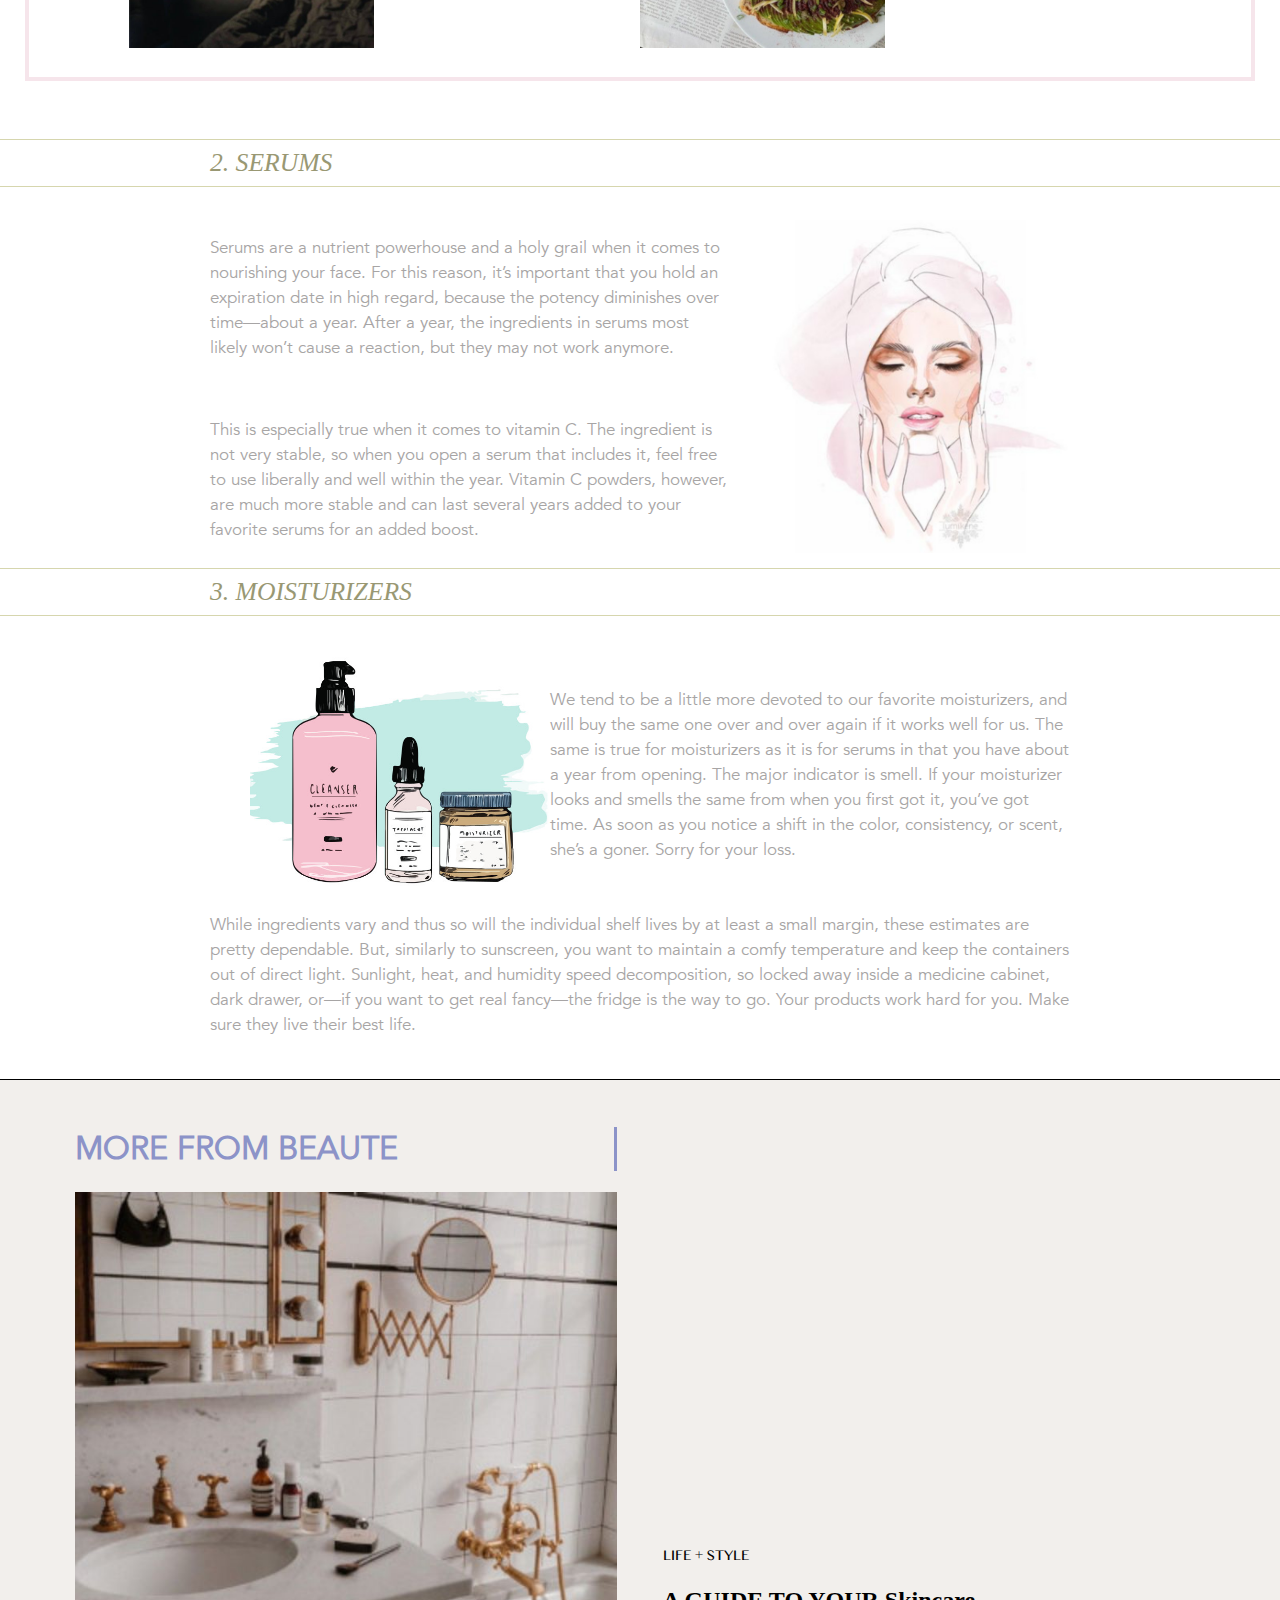
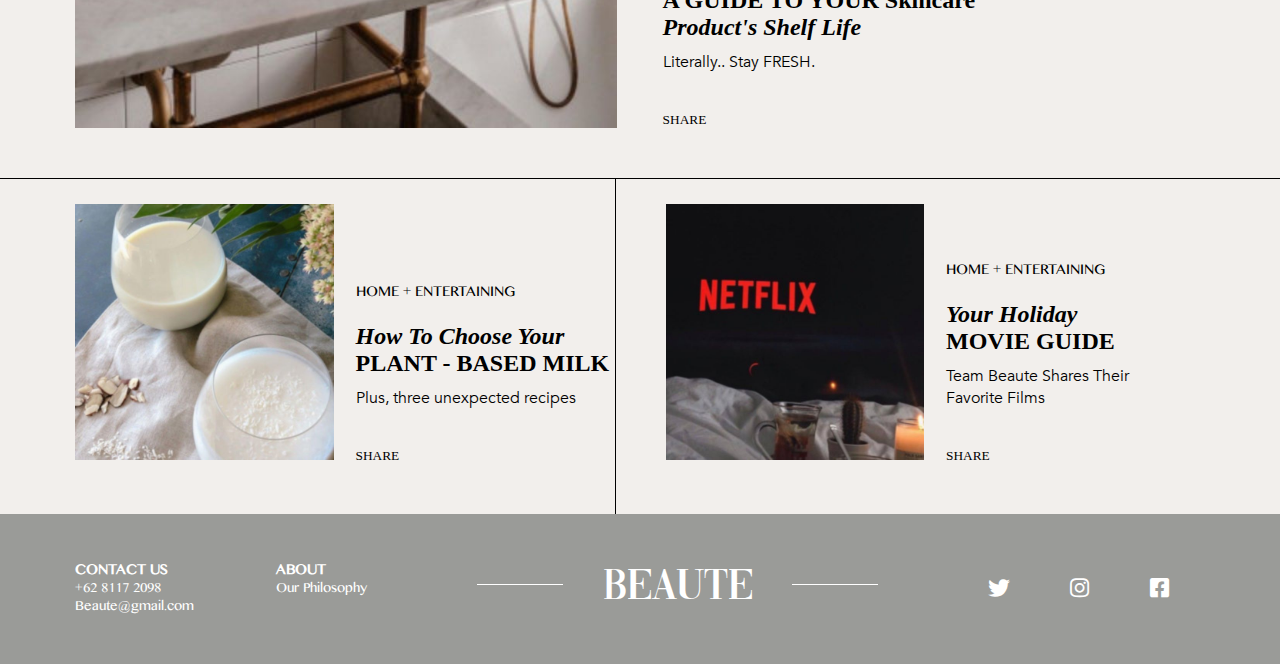
<file: ls-2.html>
<!DOCTYPE html>
<html lang="en">
<head>
    <meta charset="UTF-8">
    <meta name="viewport" content="width=device-width, height=device-height, initial-scale=1.0, user-scalable=0, minimum-scale=1.0, maximum-scale=1.0">
    <script src="index.js"></script> 
    <link href="./fontawesome-free-5.13.0-web/css/all.min.css" rel="stylesheet">
    <link rel="stylesheet" type="text/css" href="index.css">
    <link rel="stylesheet" type="text/css" href="post.css">
    <style>
        p{
            text-align: left !important;
        }
    </style>
    <title>BEAUTE</title>
</head>
<body onload="initFavoritesSlider(); initSwipeSlider();">
    <nav>
        <a href="index.html" class="logo">BEAUTE</a>
        <a href="#">
            <hr>
        </a>
        <a href="#" id="nav-link-1" class="dropbtn">
            HEALTH + WELLNESS
        </a>
        <div class="dropdown-content">
            <a href="hw-1.html" class="card p-0">
                <img src="images/card-hw-1.jpg">
                <div class="card-text">
                    THE TOP FOODS to<br> Help You Stay Hydrated
                </div>
            </a>
            <a href="hw-2.html" class="card p-0">
                <img src="images/card-hw-2.jpg">
                <div class="card-text">
                    Why You Should Be EATING THESE HEALTHY FATS
                </div>
            </a>
            <a href="hw-3.html" class="card p-0">
                <img src="images/card-hw-3.jpg">
                <div class="card-text">
                    How to Create<br> HEALTHY HABITS
                </div>
            </a>
        </div>
        <a href="#" id="nav-link-2" class="dropbtn">LIFESTYLE</a>
        <div class="dropdown-content">
            <a href="ls-1.html" class="card p-0">
                <img src="images/card-ls-1.jpg">
                <div class="card-text">
                    The 10 Items Every Adult<br> Should HAVE IN THEIR CLOSET
                </div>
            </a>
            <a href="ls-2.html" class="card p-0" >
                <img src="images/card-ls-2.jpg">
                <div class="card-text">
                    A GUIDE TO YOUR Skincare Product's Shelf Life
                </div>
            </a>
            <a href="ls-1.html" class="card p-0" style="visibility: hidden;">
                <img src="images/card-ls-1.jpg">
                <div class="card-text">
                    The 10 Items Every Adult<br> Should HAVE IN THEIR CLOSET
                </div>
            </a>
        </div>
        <a href="#" id="nav-link-3" class="dropbtn">HOME + ENTERTAINING</a>
        <div class="dropdown-content">
            <a href="he-1.html" class="card p-0">
                <img src="images/card-he-1.jpg">
                <div class="card-text">
                    Your Playlist For <br>A GOOD NIGHT SLEEP
                </div>
            </a>
            <a href="he-2.html" class="card p-0">
                <img src="images/card-he-2.jpg">
                <div class="card-text">
                    Your Holiday 
                    <br>
                    MOVIE GUIDE
                </div>
            </a>
            <a href="he-3.html" class="card p-0">
                <img src="images/card-he-3.jpg">
                <div class="card-text">
                    How To Choose Your <br>PLANT - BASED MILK
                </div>
            </a>
        </div>
        <a href="#" class="search" onclick="toggleSearchBar()"><i class="fas fa-search"></i></a>
        <div class="search-bar">
            <div class="input-wrapper">
                <i class="fas fa-search"></i>
                <input type="text" placeholder="Search">
            </div>
        </div>
    </nav>
    <div class="hamburger">
        <i class="fas fa-bars" id="hamburger-toggle" onclick="toggleHamburger()"></i>
        <a href="index.html">HOME</a>
        <div class="hamburger-content">
            <details>
                <summary>
                    HEALTH + WELLNESS 
                    <i class="fas fa-chevron-down"></i>
                </summary>
                <ul>
                    <li><a href="hw-1.html">
                        THE TOP FOODS to Help You Stay Hydrated
                    </a></li>
                    <li><a href="hw-2.html">
                        Why You Should Be EATING THESE HEALTHY FATS
                    </a></li>
                    <li><a href="hw-3.html">
                        How to Create HEALTHY HABITS
                    </a></li>
                </ul>
            </details>
            <details>
                <summary>
                    LIFESTYLE
                    <i class="fas fa-chevron-down"></i>
                </summary>
                <ul>
                    <li><a href="ls-1.html">
                        The 10 Items Every Adult Should HAVE IN THEIR CLOSET
                    </a></li>
                    <li><a href="ls-2.html">
                        A GUIDE TO YOUR Skincare Product's Shelf Life
                    </a></li>
                </ul>
            </details>
            <details>
                <summary>
                    HOME + ENTERTAINING
                    <i class="fas fa-chevron-down"></i>
                </summary>
                <ul>
                    <li><a href="he-1.html">
                        Your Playlist For A GOOD NIGHT SLEEP
                    </a></li>
                    <li><a href="he-2.html">
                        Your Holiday MOVIE GUIDE
                    </a></li>
                    <li><a href="he-3.html">
                        How To Choose Your PLANT - BASED MILK
                    </a></li>
                </ul>
            </details>
            <div class="input-wrapper">
                <i class="fas fa-search"></i>
                <input type="text">
            </div>
        </div>
    </div>
    <div class="background-white pt-7"></div>
    <div class="title-bar">
        <h4>LIFE + STYLE</h4>
        <div>
            <h1 class="color-article-green">A GUIDE TO YOUR <i>Skincare<br>Product's Shelf Life</i></h1>
            <small>BY BEAUTE</small>
        </div>
    </div>

    <div class="article">
        <div class="article-container-left web-image">
            <div>
                <h1 class="color-article-green font-weight-normal" style="font-family: 'Times New Roman', Times, serif;"><i>“Literally.. Stay FRESH.”</i></h1>
                <p>We know, we know. You’ve found your incredible hero product that works wonders and at no small cost. Maybe you’ve been tempted to use it sparingly to stretch it a few more miles, or you only treat your skin to it for special occasions and date nights. Well, you want to make sure you’re using enough product each time so that it has the power to demonstrate its efficacy. And moreover, you want to make sure you’re soaking up all its goodness before it expires!</p>
                <p>The sad truth is that our skincare products have a shelf life, and it’s typically not that long after opening them. That’s especially true for beneficial non-toxic and natural skincare. While botanical actives are incredibly powerful, it doesn’t bode well for them to be collecting dust, so take note of your purchase date, but also look for an expiration date on the package. Most containers will tout a date of expiration or a “best until” date, and you’ll notice that completely natural products’ dates are often much shorter.</p>
            </div>
            <div>
                <img src="images/ls-2.jpg" class="article-top-right">
            </div>
        </div>
        <img src="images/ls-2.jpg" class="mobile-image">
        <h2 class="color-article-green mobile-image"><i>“Literally.. Stay FRESH.”</i></h2>
        <p class="mobile-image">We know, we know. You’ve found your incredible hero product that works wonders and at no small cost. Maybe you’ve been tempted to use it sparingly to stretch it a few more miles, or you only treat your skin to it for special occasions and date nights. Well, you want to make sure you’re using enough product each time so that it has the power to demonstrate its efficacy. And moreover, you want to make sure you’re soaking up all its goodness before it expires!</p>
        <p class="mobile-image">The sad truth is that our skincare products have a shelf life, and it’s typically not that long after opening them. That’s especially true for beneficial non-toxic and natural skincare. While botanical actives are incredibly powerful, it doesn’t bode well for them to be collecting dust, so take note of your purchase date, but also look for an expiration date on the package. Most containers will tout a date of expiration or a “best until” date, and you’ll notice that completely natural products’ dates are often much shorter.</p>


        <p>If you’re wondering, what’s the risk? Well, aside from expired products simply not working well, or at all (in which case, your careful efforts to stretch a product’s time in your clutches might be totally counterproductive), they could cause a reaction. They start to decompose, and ingredients separate chemically, which can cause burns and irritation. They can also harbor bacteria, causing infections or breakouts. Yeah, fresh is best. </p>
        <hr class="color-article-hr">
        <div class="clothes-article-title-container">
            <i class="clothes-article-title">1. SUNSCREEN</i>
        </div>
        <hr class="color-article-hr">

        <div class="article-container-right web-image">
            <div>
                <img src="images/ls-2-article-1.jpg" class="article-top-right">
            </div>
            <div>
                <br>
                <p>Go ahead and invest in a quality sunscreen. Word is that you have about two years of use before they start to break down, so do put on a thick enough layer that is protective (because that’s the point, duh) but don’t worry about getting through a tube in six months. You’ve got time. However, this does hinge on your care. </p>
                <br>
                <p>Heat can break down the chemicals and actives quicker. Don’t leave a bottle in your car, because it essentially turns into a Dutch oven in the summer and nukes your products. And for a day at the beach, throw it in your cooler or keep it shaded in your bag. If it’s turned a yellow color or developed a sour smell, say buh-bye.</p>
            </div>
        </div>
        <img src="images/ls-2-article-1.jpg" class="article-top-right mobile-image center-image">
        <p class="mobile-image">Go ahead and invest in a quality sunscreen. Word is that you have about two years of use before they start to break down, so do put on a thick enough layer that is protective (because that’s the point, duh) but don’t worry about getting through a tube in six months. You’ve got time. However, this does hinge on your care. </p>
        <p class="mobile-image">Heat can break down the chemicals and actives quicker. Don’t leave a bottle in your car, because it essentially turns into a Dutch oven in the summer and nukes your products. And for a day at the beach, throw it in your cooler or keep it shaded in your bag. If it’s turned a yellow color or developed a sour smell, say buh-bye.</p>
    </div>

    <div class="p-25px background-white also-reads-outer-padding">
        <div class="also-reads">
            <div class="p-25px also-reads-outer-padding">
                <h4 class="also-reads-title">ALSO READS</h4>
                <div class="pl-75px pr-75px p-0-mobile">
                    <div class="flex-container">
                        <div class="flex-container  align-item-center web-image">
                            <a href="he-1.html">
                                <div class="position-relative image-caption"> 
                                    <img src="images/square-he-1.jpg" class="image-fluid">
                                    <h4>Read More</h4>
                                </div>
                            </a>
                            <a href="he-1.html" class="block-container pl-4 pb-25px">
                                <h4>HOME + ENTERTAINING</h4>
                                <p>Your Playlist For a Good Night Sleep</p>
                            </a>
                        </div>
                        <div class="flex-container  align-item-center also-reads-article-container">
                            <a href="hw-2.html">
                                <div class="position-relative image-caption"> 
                                    <img src="images/square-hw-2.jpg" class="image-fluid">
                                    <h4>Read More</h4>
                                </div>
                            </a>
                            <a href="hw-2.html" class="block-container pl-4 pb-25px also-reads-text">
                                <h4>HOME + ENTERTAINING</h4>
                                <p>Why You Should Be Eating These Healthy Fats</p>
                            </a>
                        </div>
                    </div>
                </div>
            </div>
        </div>
    </div>


    <div class="article">
        <hr class="color-article-hr">
        <div class="clothes-article-title-container">
            <i class="clothes-article-title">2. SERUMS</i>
        </div>
        <hr class="color-article-hr">

        <div class="article-container-left web-image">
            <div>
                <br>
                <p>Serums are a nutrient powerhouse and a holy grail when it comes to nourishing your face. For this reason, it’s important that you hold an expiration date in high regard, because the potency diminishes over time—about a year. After a year, the ingredients in serums most likely won’t cause a reaction, but they may not work anymore. </p>
                <br>
                <p>This is especially true when it comes to vitamin C. The ingredient is not very stable, so when you open a serum that includes it, feel free to use liberally and well within the year. Vitamin C powders, however, are much more stable and can last several years added to your favorite serums for an added boost. </p>
            </div>
            <div>
                <img src="images/ls-2-article-2.jpg" class="article-top-right">
            </div>
        </div>
        <img src="images/ls-2-article-4.jpg" class="article-top-right mobile-image center-image">
        <p class="mobile-image">Serums are a nutrient powerhouse and a holy grail when it comes to nourishing your face. For this reason, it’s important that you hold an expiration date in high regard, because the potency diminishes over time—about a year. After a year, the ingredients in serums most likely won’t cause a reaction, but they may not work anymore. </p>
        <p class="mobile-image">This is especially true when it comes to vitamin C. The ingredient is not very stable, so when you open a serum that includes it, feel free to use liberally and well within the year. Vitamin C powders, however, are much more stable and can last several years added to your favorite serums for an added boost. </p>

        <hr class="color-article-hr">
        <div class="clothes-article-title-container">
            <i class="clothes-article-title">3. MOISTURIZERS</i>
        </div>
        <hr class="color-article-hr">

        <div class="article-container-right web-image">
            <div>
                <img src="images/ls-2-article-3.jpg" class="article-top-right">
            </div>
            <div>
                <br>
                <br> 
                <p>We tend to be a little more devoted to our favorite moisturizers, and will buy the same one over and over again if it works well for us. The same is true for moisturizers as it is for serums in that you have about a year from opening. The major indicator is smell. If your moisturizer looks and smells the same from when you first got it, you’ve got time. As soon as you notice a shift in the color, consistency, or scent, she’s a goner. Sorry for your loss. </p>
            </div>
        </div>
        <img src="images/ls-2-article-3.jpg" class="article-top-right mobile-image center-image">
        <p class="mobile-image">We tend to be a little more devoted to our favorite moisturizers, and will buy the same one over and over again if it works well for us. The same is true for moisturizers as it is for serums in that you have about a year from opening. The major indicator is smell. If your moisturizer looks and smells the same from when you first got it, you’ve got time. As soon as you notice a shift in the color, consistency, or scent, she’s a goner. Sorry for your loss. </p>
        <p>While ingredients vary and thus so will the individual shelf lives by at least a small margin, these estimates are pretty dependable. But, similarly to sunscreen, you want to maintain a comfy temperature and keep the containers out of direct light. Sunlight, heat, and humidity speed decomposition, so locked away inside a medicine cabinet, dark drawer, or—if you want to get real fancy—the fridge is the way to go. Your products work hard for you. Make sure they live their best life.</p>
    </div>

    <div class="px-75px background-hint-of-red pb-50px pt-25px border-top-1px-solid-black more-from-header-container">
        <div class="flex-container align-item-end">
            <div class="block-container">
                <h1 class="more-from-header">MORE FROM BEAUTE</h1>
                
                <a href="ls-2.html">
                    <div class="position-relative image-caption">
                        <img class="image-fluid web-image" src="images/square-ls-2.jpg">
                        <h4>Read More</h4>
                    </div>
                </a>
            </div>
            <div class="block-container pl-4 web-image more-from-text-container">
                <a href="ls-2.html">
                    <h3>LIFE + STYLE</h3>
                    <h2>A GUIDE TO YOUR Skincare<br><i>Product's Shelf Life</i></h2>
                    <h4>Literally.. Stay FRESH.</h4>
                </a>
                <br>
                <div class="flex-container">
                    <small class="post-share">SHARE</small>
                    <i class="fab fa-twitter"></i>
                    <i class="fab fa-instagram"></i>
                    <i class="fab fa-facebook-square"></i>
                </div>
            </div>
        </div>
    </div>
    <div class="pr-75px background-hint-of-red border-top-1px-solid-black pl-25px more-from-container border-top-2px-solid-white-mobile">
        <div class="flex-container post-container">
            <div class="flex-container pb-50px pt-25px align-item-end border-right-1px-solid-black pl-50px more-from-container">
                <a href="he-3.html">
                    <div class="position-relative image-caption"> 
                        <img src="images/square-he-3.jpg" class="image-fluid">
                        <h4>Read More</h4>
                    </div>
                </a>
                <div class="block-container pl-4 more-from-text-container">
                    <a href="he-3.html">
                        <h3>HOME + ENTERTAINING</h3>
                        <h2><i>How To Choose Your</i><br>PLANT - BASED MILK</h2>
                        <h4>Plus, three unexpected recipes</h4>
                    </a>
                    <br>
                    <div class="flex-container">
                        <small class="post-share">SHARE</small>
                        <i class="fab fa-twitter"></i>
                        <i class="fab fa-instagram"></i>
                        <i class="fab fa-facebook-square"></i>
                    </div>
                </div>
            </div>
            <div class="flex-container pb-50px pt-25px align-item-end pl-50px more-from-container">
                <a href="he-2.html">
                    <div class="position-relative image-caption"> 
                        <img src="images/square-he-2.jpg" class="image-fluid">
                        <h4>Read More</h4>
                    </div>
                </a>
                <div class="block-container pl-4 more-from-text-container">
                    <a href="he-2.html">
                        <h3>HOME + ENTERTAINING</h3>
                        <h2><i>Your Holiday<br></i>MOVIE GUIDE</h2>
                        <h4>Team Beaute Shares Their<br> Favorite Films</h4>
                    </a>
                    <br>
                    <div class="flex-container">
                        <small class="post-share">SHARE</small>
                        <i class="fab fa-twitter"></i>
                        <i class="fab fa-instagram"></i>
                        <i class="fab fa-facebook-square"></i>
                    </div>
                </div>
            </div>
        </div>
    </div>
    <footer class="web-footer">
        <div class="flex-container pl-75px">
            <ul>
                <li><strong>CONTACT US</strong></li>
                <li>+62 8117 2098</li>
                <li>Beaute@gmail.com</li>
            </ul>
            
            <ul>
                <li><strong>ABOUT</strong></li>
                <li>Our Philosophy</li>
            </ul>
        </div>
        <a href="/index.html" class="logo">
            BEAUTE
        </a>
        <div class="flex-container social-media-container">
            <i class="fab fa-twitter"></i>
            <i class="fab fa-instagram"></i>
            <i class="fab fa-facebook-square"></i>
        </div>
    </footer>
    <footer class="mobile-footer">
        <a href="/index.html" class="logo">
            BEAUTE
        </a>
        <div class="flex-container social-media-container">
            <i class="fab fa-twitter"></i>
            <i class="fab fa-instagram"></i>
            <i class="fab fa-facebook-square"></i>
        </div>
        <div>
            <ul>
                <li><strong>ABOUT</strong></li>
                <li>Our Philosophy</li>
            </ul>
            <ul>
                <li><strong>CONTACT US</strong></li>
                <li>+62 8117 2098</li>
                <li>Beaute@gmail.com</li>
            </ul>
        </div>
    </footer>
</body>
</html>
</file>
<file: index.css>
@font-face {
    font-family: 'Vogue';
    src: url('./fonts/Vogue.ttf')  format('truetype'), /* Safari, Android, iOS */
}

@font-face {
    font-family: 'Avenir';
    src: url('./fonts/Avenir-Book-01.ttf')  format('truetype'), /* Safari, Android, iOS */
}

@font-face {
    font-family: 'Baskerville';
    font-weight: normal;
    src: url('./fonts/Baskerville-01.ttf')  format('truetype'), /* Safari, Android, iOS */
}

@font-face {
    font-family: 'Baskerville';
    font-weight: bold;
    src: url('./fonts/Baskerville-Bold-02.ttf')  format('truetype'), /* Safari, Android, iOS */
}

@font-face {
    font-family: 'Baskerville';
    font-style: italic;
    src: url('./fonts/Baskerville-Italic-03.ttf')  format('truetype'), /* Safari, Android, iOS */
}

@font-face {
    font-family: 'Baskerville';
    font-style: italic;
    font-weight: bold;
    src: url('./fonts/Baskerville-BoldItalic-04.ttf')  format('truetype'), /* Safari, Android, iOS */
}

@font-face {
    font-family: 'Baskerville';
    font-weight: 600;
    src: url('./fonts/Baskerville-SemiBold-05.ttf')  format('truetype'), /* Safari, Android, iOS */
}

@font-face {
    font-family: 'Baskerville';
    font-weight: 600;
    font-style: italic;
    src: url('./fonts/Baskerville-SemiBoldItalic-06.ttf')  format('truetype'), /* Safari, Android, iOS */
}

@font-face {
    font-family: 'Lao';
    /* font-weight: normal; */
    src: url('./fonts/LaoMN-01.ttf') format('truetype'); /* Safari, Android, iOS */
}

html{
    overflow-x: hidden;
}

a {
    text-decoration: none;
}

a:visited, a:link, a:any-link {
    color: inherit;
}

body {
    background-image: url('./images/home.jpg');
    background-color: #cccccc; /* Used if the image is unavailable */
    height: 500px; /* You must set a specified height */
    background-position: center; /* Center the image */
    background-repeat: no-repeat; /* Do not repeat the image */
    background-size: cover; /* Resize the background image to cover the entire container */
    background-attachment: fixed;
    /* padding : 0; */
    margin : 0;
    /* min-height: 100vh; */
}

summary {
    outline: none; -webkit-user-select: none;  /* Chrome all / Safari all */
    -moz-user-select: none;     /* Firefox all */
    -ms-user-select: none;      /* IE 10+ */
    user-select: none;
    cursor: pointer;   
}

a:active, a:focus {
    outline: 0;
    border: none;
    -moz-outline-style: none;
    -webkit-user-select: none;  /* Chrome all / Safari all */
    -moz-user-select: none;     /* Firefox all */
    -ms-user-select: none;      /* IE 10+ */
    user-select: none;   
}

nav{
    position: fixed;
    top: 0;
    left: 0;
    width: 100%;
    color: #504F4F;
    display: flex;
    align-items: flex-start;
    flex-wrap: nowrap;
    z-index: 2;
}

nav > a{
    text-align: center;
    color: #fff;
    font-family: 'Lao';
    font-size: 1.1vw;
    text-decoration: none;
    width: 25%;
    margin: 2% 1% 0% 1%;
}

nav a hr {
    border-top: 1px solid #fff;
}

.hamburger {
    display: none;
    z-index: 2;
    width: 100%;
}

.hamburger a {
    color: #fff;
    text-decoration: none;
    font-size: 4vw;
    margin: 0 2%;
    vertical-align: middle;
    font-family: "Lao";
}

.hamburger summary{
    color: #fff;
}

.hamburger > i {
    cursor: pointer;
    color: #fff;
}

.hamburger-content {
    display: none;
    position: relative;
    font-family: "Lao";
    font-size: 3vw;
    left: -2%;
    width: 85%;
    font-weight: bold;
    padding: 2% 4% 2% 2%;
    background-color: rgba(255,255,255,0.6);
}

.input-wrapper input {
    width: 100%;
    padding: 1%;
    padding-right: 0;
    background-color: #504F4F;
    color: #F8F7F7;
    border: none;
}

.input-wrapper {
    margin-top: 4%;
    width: 100%;
    display:inline-block;
    position: relative
}

summary i{
    position: absolute;
    right:5%;
}

details[open] summary i{
    transform: rotate(180deg)
}

.input-wrapper i{
    color: #F8F7F7;
    position: absolute;
    right:3px;
    top: calc(50% - 0.5em); /* Keep icon in center of input, regardless of the input height */
}

#hamburger-toggle {
    padding: 1% 3% 1% 2%;
    position: relative;
    left: -2%;
}



details > summary:first-of-type {
    list-style-type: none;
}

summary {
    padding: 5% 0 0 0;
    border-bottom: 0.75px solid #504F4F;
}

details ul {
    padding-left: 7%;
    list-style-type: circle;
}

hr{
    height: 0px;
    border: none;
    border-top: 1px solid #504F4F;
}

.logo{
    text-decoration: none;
    color: #fff;
    font-family: 'Vogue';
    font-size: 3vw;
    /* flex-basis: 30%; */
    width: 20%;
    margin-top: 1%;
    margin-left: 1.5%;
}

.search{
    text-align: right;
    padding-right: 2.5%;
    width: 10%;
    color: #fff;
}

.vertical-left {
    position: absolute;
    float: left;
    top: 50%;
    left: 1%;
    transform: rotate(270deg);
    background-color: #fff;
    /* z-index: -1; */
} 

.vertical-left > a{
    color: #000;
    font-family: 'Lao';
    font-size: 1.7vw;
    text-decoration: none;
}

.vertical-right > a{
    color: #000;
    font-family: 'Lao';
    font-size: 1.7vw;
    text-decoration: none;
}

.vertical-right {
    position: absolute;
    float: right;
    right: 1%;
    top: 50%;
    transform: rotate(90deg);
    background-color: #fff;
    /* z-index: -1; */
} 
 .center-heading{
     text-align: left;
     width: 50%;
     font-family: 'Baskerville';
     color: #000;
     position: relative;
     top: 70%;
     left: 30%;
     transform: translate(-50%, -50%);
 }

 .center-heading > a > h3{
     font-weight: 300;
     margin-bottom: 0;
 }

 .center-heading > a > h1{
     font-weight: 600;
     font-size: 4vw;
     margin-top: 0;
     margin-bottom: 2%;
     display: inline-block;
     background-color: #fff;
     color: #000;
 }

 .card {
    color: #504F4F;
    background-color: #fff;
    /* padding: 1rem; */
    margin-left: 3rem;
    margin-right: 3rem;
    margin-bottom: 2rem;
    font-family: "Baskerville";
    /* height: 4rem; */
}

.card > img {
    width: 100%;
}

.image-fluid{
    width: 100%;
    height: auto;
}

.mobile-image {
    display: none;
}

.web-image {
    display: block;
}

.card-text{
    text-align: center;
    width: 100%;
    height: 15%;
    margin-top: 0;
    margin-bottom: 0;
    top: 0;
    font-family: 'Lao';
}

.cards {
    /* position: relative; */
    /* top: 70%; */
    max-width: 100%;
    margin: 0 auto;
    margin-top: 75%;
    display: grid;
    grid-gap: 1rem;
    /* z-index: -1; */
}


@media (min-width: 600px) {
    .cards { 
        grid-template-columns: repeat(2, 1fr); 
        margin-top: 45%;
    }
}


@media (min-width: 800px) {
    .cards { 
        grid-template-columns: repeat(3, 1fr); 
        margin-top: 35%;
    }
}

@media (min-width: 1200px) {
    .cards { 
        grid-template-columns: repeat(3, 1fr); 
        margin-top: 25%;
    }
}



 /* Dropdown Button */
.dropbtn {
    margin-top: 1%;
    padding-top: 1.1%;
    padding-bottom: 1.1%;
}

.search-bar{
    display: none;
    position: absolute;
    top: 100%;
    right: 2.5%;
    background-color: rgba(255,255,255,0.3);
    backdrop-filter: blur(4px);
    padding: 25px;
    padding-top: 5px;
}

.search-bar div input{
    border: 2px solid pink;
    border-radius: 25px;
    background-color: #fff;
    color: #504F4F;
    font-size: 1.5em;
}

.search-bar div i{
    color: #504F4F;
}

/* Dropdown Content (Hidden by Default) */
.dropdown-content {
    display: none;
    position: absolute;
    align-items: flex-start;
    top: 100%;
    left: 34.95%;
    background-color: rgba(255,255,255,0.3);
    max-width: 62%;
    /* box-shadow: 0px 8px 16px 0px rgba(0,0,0,0.2); */
    z-index: 1;
    padding-top: 2rem;
}

.dropdown-content:hover {
    display: flex;
}

.dropdown-content > .card {
    margin-left: 1rem;
    margin-right: 1rem;
}

/* Links inside the dropdown */
.dropdown-content a {
    color: black;
    padding: 12px 16px;
    text-decoration: none;
    display: block;
}

/* Change color of dropdown links on hover */
.dropdown-content a:hover {background-color: #ddd;}

/* Show the dropdown menu on hover */
.dropbtn:hover + .dropdown-content {
    display: flex;
}

/* Change the background color of the dropdown button when the dropdown content is shown */
.dropbtn:hover {background-color: rgba(255,255,255,0.3);} 

.opaque{
    background-color:  rgba(255,255,255,0.3);
    /* backdrop-filter: blur(20px) opacity(0.8); */
    backdrop-filter: blur(4px);
}

.opaque a, .opaque i, .opaque summary{
    color: #504F4F;
}

.opaque hr{
    border-color: #504F4F;
}


.transparent{
    background-color:  rgba(255,255,255,0);
}

.web-footer {
    display: flex;
}

.mobile-footer {
    display: none;
}

footer {
    background-color: #9a9b98;
    width: 100%;
    display: flex;
    align-items: center;
    justify-content: center; /* center items vertically, in this case */
    flex-wrap: nowrap;
    min-height: 30%;
}

footer * {
    flex-grow: 1;
    text-align: center;
    flex-basis: 0;
    color: #fff;
    font-family: 'Lao';
}

footer .logo{
    text-decoration: none;
    color: #fff;
    font-size: 3.5vw;
    overflow: hidden;
    text-align: center;
    margin: 0;
}

  
footer .logo:before,
footer .logo:after {
    background-color: #fff;
    content: "";
    display: inline-block;
    height: 1px;
    position: relative;
    vertical-align: middle;
    width: 50%;
}

footer .logo:before {
    right: 0.5em;
    margin-left: -50%;
}

footer .logo:after {
    left: 0.5em;
    margin-right: -50%;
}

.block-container {
    display: block;
}

.flex-container {
    width: 100%;
    display: flex;
    align-items: flex-start;
    flex-wrap: nowrap;
}

.flex-container * {
    flex-grow: 1;
    flex-basis: 0;
}

.text-align-center{
    text-align: center;
}

.social-media-container{
    font-size: 1.7vw;
    font-weight: bold;
    align-items: center;
    justify-content: center;
}

.social-media-container *{
    flex-grow: 0.2;
    align-items: center;
}


footer div ul {
    list-style-type: none;
    font-size: 1vw;
    padding-left: 0;
}

footer div ul li {
    text-align: left;
}

footer div ul li strong{
    font-size: 1.1vw;
    font-weight: bold;
}

.about{
    align-items: center;
    font-family: "Baskerville";
}

.about-logo{
    font-family: "Vogue";
    margin-top: 0;
    font-weight: lighter;
    width: 100%;
    font-size: 3vw;
}

.about-div-image {
    background: linear-gradient(90deg, #FFF 70%, #cdccd0 30%);
}

.about div div{
    text-align: right;
    position: relative;
    top: 50%;
    transform: translateY(-50%);
}

.about div img {
    padding-left: 5%;
}

.about div h1{
    color: #8c93c6;
    font-size: 3.5vw;
}

.about div p{
    font-weight: bold;
    font-size: 1.5vw;
}

.favorites{
    background-color: #fff;
    width: 100%;
    text-align: center;
    padding-top: 1%;
    color: #504F4F;
}

.favorites .logo{
    color: #504F4F;
}

.slide-wrapper {
    height: 452px;
    /* width: 953px; */
    width: 100%;
    position: relative;
    overflow: hidden;
    margin: 0 auto;
  }
  
  .button-wrapper {
    width: 90%;
    height: 100%;
    display: none;
    left: 50%;
    transform: translateX(-50%);
    justify-content: space-between;
    align-items: center;
    position: absolute;
  }
  
  .slide-carousel {
    margin: 0;
    padding: 0;
    list-style: none;
    width: 100%;
    display: flex;
    position: absolute;
    justify-content: center;
    /* left: -553px; */
    transition: all 1s ease;
  }
  
  .slide-card {
    background: black;
    width: 100%;
    height: auto;
    margin-right: 1rem;
    display: inline-block;
  }

#favorites-slider-mobile-nav-right, #favorites-slider-mobile-nav-left{
    display: none;
    font-size: 8vw;
    background-color: #fff;
    color: #504F4F;
    border: none;
}


.favorites-slider{
    max-width: 100%;
    margin: 0 auto;
    display: grid;
    grid-gap: 1rem;
}

.favorites-slider-nav-text{
    font-family: 'Baskerville';
    font-weight: normal;
}

#favorites-slider-nav-right, #favorites-slider-nav-left{
    font-size: 5vw;
    font-weight: 100;
    outline: none; -webkit-user-select: none;  /* Chrome all / Safari all */
    -moz-user-select: none;     /* Firefox all */
    -ms-user-select: none;      /* IE 10+ */
    user-select: none;
    cursor: pointer;
}

.favorites-slider div{
    text-align: center;
    margin-left: 1rem;
    margin-right: 1rem;
}


.favorites hr {
    color: #504F4F;
}

.favorites h5{
    margin-top: 0;
    margin-bottom: 3%;
}

.favorites .logo {
    /* color: black; */
    font-weight: lighter;
    font-family: 'Vogue';
    width: 100%;
    margin: 0;
    margin-top: 2%;
}

.sign-up-container{
    display: flex;
    position: relative;
}

.sign-up-text-container{
    background-color: #A8A6A4;
    padding: 7%;
    flex-grow: 1;
    font-family: 'Baskerville';
    color: #fff;
}

.sign-up-text-container h1 {
    font-weight: 500;
    margin-bottom: 0;
}

.sign-up-text-container h2 {
    margin: 0;
    font-weight: 600;
}

.sign-up-text-container input {
    margin: 0;
    margin-top: 25%;
    margin-bottom: 15%;
    width: 100%;
    background-color: rgba(255,255,255,0);
    color: #fff;
    border: none;
    border-bottom: 1px solid #fff;
    font-weight: 600;
    font-size: 1.5vw;
}

.sign-up-text-container small {
    font-family: "Lao";
    font-size: 1.5vw;
    cursor: pointer;
}



.sign-up-picture{
    background-color: #E9E7DA;
    text-align: center;
    padding: 5% 0;
    flex-grow: 0.6;
    /* flex-basis: 0; */
}

.sign-up-picture img{
    /* transform: scale(70%); */
    width: 80%;
    height: auto;

}

.modal{
    display: none;
    position: absolute;
    width: 100%;
    height: 100%;
    background-color: rgba(125,125,125,0.6);
    cursor: pointer;
}

.sign-up-container-modal-outer {
    position: absolute;
    top: 50%;
    left: 50%;
    transform: translate(-50%,-50%);
    background-color: rgba(255,255,255,0.6);
    padding: 4%;
    width: 60%;
}

.sign-up-container-modal-inner {
    text-align: center;
    font-family: 'Lao';
    background-color: #fff;
    border: 2px solid #504F4F;
    color: #504F4F;
    padding: 5%;
}

.posts-container{
    text-align: center;
    padding-top: 4%;
    width: 100%;
    background-color: #fff;
}

.post {
    /* padding: 4%; */
    border: 1px solid #504F4F;
    text-align: left;
    color: #504F4F;
    font-family: 'Baskerville';
}


.post img {
    text-align: center;
    width: 100%;
    height: auto;
    position: relative;
}

.post img:hover{
    opacity: 0.3;
}

.post img:hover + h4{
    opacity: 1;
}

.post img + h4{
    position: absolute;
    top: 50%;
    left: 50%;
    transform: translate(-50%, -50%);
    opacity: 0;
    margin: 0;
}

.post a:visited {
    color: #504F4F;
}

.post-share {
    padding-right: 2%;
}

.post-share ~ i {
    display: none;
}

.post-share:hover ~ i {
    display: block;
}

.post-share:hover ~ i:hover {
    display: block;
}

.position-relative{
    position: relative;
}

.image-caption img {
    text-align: center;
    width: 100%;
    height: auto;
    position: relative;
}

.image-caption img:hover{
    opacity: 0.3;
}

.image-caption img:hover + *{
    opacity: 1;
}

.image-caption img + *{
    position: absolute;
    top: 50%;
    left: 50%;
    transform: translate(-50%, -50%);
    opacity: 0;
    margin: 0;
}

.background-white{
    background-color: white;
}

.color-black{
    color: #000;
}

.color-light-grey{
    color: #a7a5a5;
}

.w-10{
    width: 10%;
}

.w-30{
    width: 30%;
}

.w-70{
    width: 70%;
}

.w-90{
    width: 90%;
}

.w-100{
    width: 100%;
}

.align-item-end{
    align-items: flex-end;
}

.align-item-center{
    align-items: center;
}

.border-top-1px-solid-black{
    border-top: 1px solid black;
}

.border-bottom-1px-solid-black{
    border-bottom: 1px solid black;
}

.border-top-2px-solid-white{
    border-top: 2px solid white;
}

.border-right-1px-solid-black{
    border-right: 1px solid black;
}

.border-left-1px-solid-black{
    border-left: 1px solid black;
}

.font-weight-normal{
    font-weight: normal;
}

.p-0{
    padding: 0 !important;
}

.top-0{
    top: 0;
}

.px-75px{
    padding-left: 75px;
    padding-right: 75px;
}

.pr-75px{
    padding-right: 75px;
}

.pl-25px{
    padding-left: 25px;
}

.pl-50px{
    padding-left: 50px;
}

.pl-75px{
    padding-left: 75px;
}

.py-50px{
    padding-top: 50px;
    padding-bottom: 50px;
}

.pt-25px{
    padding-top: 25px;
}

.pt-50px{
    padding-top: 50px;
}

.pt-75px{
    padding-top: 75px;
}

.pt-95px{
    padding-top: 95px;
}

.pb-25px{
    padding-bottom: 25px;
}

.pb-50px{
    padding-bottom: 50px;
}

.p-3{
    padding: 3%;
}

.p-5{
    padding: 5%;
}

.pt-7{
    padding-top: 7%;
}

.p-4{
    padding: 4%;
}

.p-6{
    padding: 6%;
}

.p-10{
    padding: 10%;
}

.px-10{
    padding-left: 10%;
    padding-right: 10%;
}

.pt-25px{
    padding-top: 25px;
}

.pt-10px{
    padding-top: 10px;
}

.p-25px{
    padding: 25px;
}

.p-75px{
    padding: 75px;
}

.pl-4{
    padding-left: 4%;
}

.m-0{
    margin: 0;
}

.mb-10px{
    margin-bottom: 10px;
}

.mb-25px{
    margin-bottom: 25px;
}

.mb-0{
    margin-bottom: 0;
}

.mt-0{
    margin-top: 0;
}

.mt-60{
    margin-top: 60%;
}

.flex-grow-57{
    flex-grow: 0.57;
}
.flex-grow-494{
    /* flex-grow: 0.494; */
    flex: 0 0 33%;
}

.flex-1{
    flex: 1;
}

.flex-0-auto{
    flex: 0 auto;
}


.flex-basis-auto{
    flex-basis: auto;
}

.flex-dir-column{
    flex-direction: column;
}

.align-item-stretch{
    align-items: stretch;
}

.swipe-slider {
    position: relative;
	width: 100%;
	text-align: center;
    overflow-x: scroll;
    overflow-y: hidden;
    white-space: nowrap;
    transition: all 0.2s;
    transform: scale(0.98);
    will-change: transform;
    user-select: none;
    cursor: pointer;
	-ms-overflow-style: none;  /* Internet Explorer 10+ */
	scrollbar-width: none;  /* Firefox */
}

.swipe-slider::-webkit-scrollbar { 
    display: none;  /* Safari and Chrome */
}

.swipe-slider.active {
    /* background: rgba(255,255,255,0.3); */
    cursor: grabbing;
    cursor: -webkit-grabbing;
    transform: scale(1);
}

.swipe-slider > div {
    display: inline-block;
    background: #fff;
	min-height: 250px;
	overflow-wrap: break-word;
	margin: 2em 1em;
	width: 210px;
    white-space: normal;
    font-family: "Baskerville";
    color: #504F4F;
}

.center-cropped {
	object-fit: none; /* Do not scale the image */
	object-position: center; /* Center the image within the element */
	height: 212px;
	width: 210px;
}

.border-bottom-none{
    border-bottom: none;
}

.border-right-none{
    border-right: none;
}

.rewire-in{
    font-size: 2.5em;
    font-weight: bold;
}

@media (max-width: 500px) {
    .vertical-left, .vertical-right, .dropbtn, .search {
        display: none;
    }
    
    body{
        background-position: -750px -600px; /* Center the image */
        background-size: auto;
    }
    
    .hamburger {
        display: block;
        /* position: absolute; */
        position: fixed;
        top: 0;
        left: 0;
        padding-left: 5%;
        font-size: 6.5vw;
    }

    nav{
        position: relative;
        padding: 2%;
    }

    nav > a{
        width: 55%;
        margin: 5.5% 6% 0% 1%;
    }

    nav a.logo {
        width: 35%;
        font-size: 10vw;
    }

    .center-heading{
        top: 50%;
        width: 90%;
    }

    .center-heading > a > h1{
        font-size: 7vw;
    }

    .card {
        margin-left: 1rem;
        margin-right: 1rem;
        background-color: #fff;
        color: #504F4F;
        font-size: 5vw;
    }
    
    .card-text {
        padding-top: 4%;
        padding-bottom: 4%;
    }
    
    .mobile-image {
        display: block;
    }
    
    .web-image{
        display: none !important;
    }

    .web-footer {
        display: none;
    }
    
    .mobile-footer {
        display: flex;
    }

    footer {
        padding-top: 5%;
        flex-direction: column;
        flex-wrap: wrap;
    }

    footer * {
        width: 100% !important;
        flex-basis: auto;
    }

    footer div ul {
        list-style-type: none;
        /* font-weight: bold; */
        padding: 2% 0;
        font-size: 2vw;
    }

    footer div ul li {
        text-align: center;
    }

    footer div ul li strong{
        font-size: 2.2vw;
        font-weight: bold;
    }

    footer .logo{
        text-decoration: none;
        color: #fff;
        font-size: 6.5vw;
        overflow: hidden;
        text-align: center;
    }

    .social-media-container {
        padding-top: 4%;
        font-size: 5.5vw;
        align-items: center;
        justify-content: center;
    }

    .button-wrapper{
        display: flex;
    }

    #favorites-slider-nav-right, #favorites-slider-nav-left{
        display: none !important;
    }

    .favorites-slider-nav-text{
        flex-grow: initial;
        flex-basis: auto;
        padding-bottom: 6%;
        width: 100%;
    }

    .favorites-slider-nav-container{
        padding-top: 0;
    }

    .about {
        flex-direction: column-reverse;
    }

    .about-div-image{
        background: #fff;
    }

    .about div {
        text-align: center;
    }

    .about div div {
        top: 0;
        left: 0;
        transform: translate(0);
    }

    .about div h1, .about div p{
        text-align: center;
    }

    .about div h1{
        font-size: 5vw;
    }

    .about div p{
        font-size: 4vw;
    }

    .about div img {
        object-fit: scale-down; /* Do not scale the image */
        object-position: top; /* Center the image within the element */
        height: 277px;
        width: 300px;
        text-align: center;
        padding: 0;
    }

    .sign-up-container {
        flex-direction: column-reverse;
    }

    .sign-up-text-container input, .sign-up-text-container small{
        font-size: 5vw;
    }

    .post h2{
        font-size: 4vw;
    }

    /* .post div{
        display: flex;
    } */

    .flex-1-mobile{
        flex:1;
    }

    .border-top-2px-solid-white-mobile{
        border-top: 2px solid white;
    }

    .flex-container-mobile {
        width: 100%;
        display: flex;
        align-items: flex-start;
        flex-wrap: nowrap;
    }
    
    .flex-container-mobile * {
        flex-grow: 1;
        flex-basis: 0;
    }

    .post-container {
        flex-direction: column;
    }

    #favorites-slider-mobile-nav-right, #favorites-slider-mobile-nav-left{
        display: block;
    }

    .p-0-mobile{
        padding: 0;
    }

    .p-25px-mobile{
        padding: 25px;
    }

    .border-none-mobile{
        border: none;
    }

    .rewire-in{
        font-size: 1.2em;
    }

    .align-item-start-mobile{
        align-items: flex-start;
    }
}
</file>
<file: post.css>
nav *{
    color: #504F4F !important;
}

.hamburger i, .hamburger a, .hamburger summary{
    color: #504F4F;
}

body{
    background: #fff;
}

nav hr{
    border-color: #504F4F !important;
}

.title-bar{
    width: 100%;
    background-color: white;
    border-top: 2px #504F4F solid;
    border-bottom: 1px #504F4F solid;
    /* margin-bottom: 2%; */
    display: flex;
    font-family: "Baskerville";
}

.title-bar h4{
    padding: 0 5%;
    padding-left: 10%;
    border-right: 1px #504F4F solid;
    height: max-content;
}

.title-bar h4 + *{
    padding: 0 5%;
    padding-bottom: 25px;
}

.title-bar div h1 {
    margin-top: 4%;
    margin-bottom: 1%;
}

.title-bar div small {
    font-weight: bold;
}

.article-sign-up{
    position: relative;
    /* font-family: ""; */
    color: #504F4F;
}

.article-sign-up input {
    background: none;
    border: none;
    border-bottom: 1px #504f4f solid;
    width: 100%;
}

.also-reads{
    border: 4px solid #f6e5eb;
    background-color: #fff;
}

.also-reads-title {
    text-decoration: none;
    color: #504f4f;
    overflow: hidden;
    text-align: center;
    margin: 0;
    margin-bottom: 25px;
}

  
.also-reads-title::before, .also-reads-title:after {
    background-color: #504F4F;
    content: "";
    display: inline-block;
    height: 1px;
    position: relative;
    vertical-align: middle;
    width: 50%;
}

.also-reads-title:before {
    right: 0.5em;
    margin-left: -50%;
}

.also-reads-title:after {
    left: 0.5em;
    margin-right: -50%;
}

.more-from-header{
    color: #8c93c8;
    border-right: 3px solid #8c93c8;
    font-family: "Avenir";
}

.background-hint-of-red{
    background-color: #f2efec;
}

.color-article-green{
    color: #868e5d;
}

.color-article-blue{
    color: #2b66a1;
}

.color-article-red{
    color: #b53e29;
}

.color-article-purple{
    color: #8c94c8;
}

.color-article-magenta{
    color: #c03ca5;
}

.background-article-pink{
    background-color: #f8f2ed;
}

.color-article-hr{
    border-color: #d6d6ae;
}

.article{
    background-color: #fff;
    text-align: center;
    padding-top: 25px;
    padding-bottom: 25px;
}

.article p, .article ul{
    font-size: 1.3vw;
}

.article p, .article-container-left, .article-container-right{
    position: relative;
    max-width: 860px;
    left: 50%;
    transform: translateX(-50%);
    text-align: justify;
    color: #a7a5a5;
    font-family: "Avenir";
    line-height: 1.5em;
}

.article p{
    text-align: left;
}



.article h2{
    font-family: "Baskerville";
    transform: translateX(-5%);
}

.article-quote{
    transform: translateX(-5%);
}

.article img{
    padding-top: 25px;
    max-width: 300px;
    height: auto;
}

.article-top-right{
    padding-left: 40px;
}

.article-container-left, .article-container-right{
    display: flex;
}

.article-container-left h2, .article-container-right h2{
    transform: translateX(0);
}

.article-container-left div:first-child{
    flex: 0.75;
}

.article-container-left div:first-child + div{
    flex: 0.25;
}

.article-container-right div:first-child{
    flex: 0.25;
}

.article-container-right div:first-child + div{
    flex: 0.75;
}

.article ul {
    color: #a7a5a5;
    position: relative;
    max-width: 860px;
    left: 50%;
    transform: translateX(-50%);
    text-align: justify;
    padding-left: 0;
    font-family: "Avenir";
}

.article ul li:before {
    content: '- ';
    font-weight: bold;
}

ul.disc, .article ul {
    list-style: none;
}

.clothes-article-title-container{
    position: relative;
    max-width: 860px;
    left: 50%;
    transform: translateX(-50%);
    text-align: left;
}
.clothes-article-title{
    padding-top: 20px;
    padding-bottom: 20px;
    font-size: 2vw;
    color: #999873;
}

.clothes-article-title-small{
    padding-top: 20px;
    padding-bottom: 20px;
    color: #999873;
    font-size: 1.8vw;
}

.article-slider {
    position: relative;
    max-width: 860px;
    left: 50%;
    transform: translateX(-50%);
    text-align: left;
}

.article-slider img {
    width: 100%;
    height: auto;
    margin: 0;
    padding: 0;
}

.article-slider div{
    margin-left: 50px;
    margin-right: 50px;
}

.movie-image{
    max-width: 200px !important;
}

.image-stretch{
    max-width: 100% !important;
    width: 100%;
    padding-left: 0 !important;
    padding-top: 0 !important;
    height: auto;
}

.left-heading {
    text-align: left;
    transform: translateX(15%) !important;
}

.center-vertical{
    position: relative;
    top: 50%;
    transform: translateY(-50%);
}

.thats-all{
    font-size: 30.44px;
}

.thats-all + small{
    font-size: 24px;
}

.patience-is{
    font-weight: normal;
    margin-top: 2em;
    margin-bottom: 2em;
    text-align: left;
    font-style: italic;
}

.more-from-text-container h2{
    margin-bottom: 0;
}
.more-from-text-container h3{
    font-weight: normal;
    font-size: 0.9em;
    font-family: "Lao";
}
.more-from-text-container h4{
    font-weight: normal;
    font-family: "Avenir";
    margin-top: 0.6em;
}


@media (max-width: 500px) {
    nav {
        background-color: #fff !important;
    }

    .title-bar{
        flex-direction: column;
    }

    .title-bar h1{
        font-size: 7vw;
    }

    .title-bar h4 + div {
        padding-left: 10%;
    }

    .also-reads-title{
        margin-bottom: 0;
    }

    .also-reads {
        border-left: none;
        border-right: none;
    }

    .also-reads-outer-padding{
        padding: 0;
        padding-top: 15px;
        padding-bottom: 15px;
    }

    .also-reads-text{
        padding-bottom: 0;
    }

    .also-reads-article-container{
        padding-left: 25px;
        padding-right: 25px;
        padding-top: 25px;
    }

    .more-from-header{
        font-size: 5vw;
    }

    .more-from-header-container{
        padding-top: 0;
        padding-bottom: 0;
        padding-left: 25px;
    }

    .more-from-container{
        padding: 7px;
    }

    .more-from-text-container h2,.more-from-text-container h3,.more-from-text-container h4{
        margin: 0;
        margin-bottom: 2%;
    }

    .more-from-text-container h2{
        font-size: 4vw;

    }
    .more-from-text-container h3{
        font-size: 3.2vw;
        margin-bottom: 7%;
    }
    .more-from-text-container h4{
        font-size: 3vw;
    }

    .more-from-text-container small{
        font-size: 0.6em;
    }

    .article {
        text-align: left;
    }

    .article img, .article h2, .article h1{
        padding-left: 25px;
    }

    .article h2, .left-heading{
        transform: translateX(0) !important;
    }

    .article-quote{
        transform: translate(0) !important;
        font-size: 7vw;
    }

    .article p, .article ul{
        text-align: left;
        padding-left: 25px;
        padding-right: 25px;
        font-size: 16px!important;
    }

    .color-article-hr{
        border-color: #d6d6ae;
        border-width: 2px;
    }

    .clothes-article-title{
        padding-top: 25px;
        padding-bottom: 25px;
        padding-left: 25px;
        font-size: 5vw;
    }

    .clothes-article-title-small{
        padding-top: 25px;
        padding-bottom: 25px;
        padding-left: 25px;
        font-size: 4.5vw;
    }

    .article-slider {
        position: relative;
        width: 100%;
        left: 0;
        transform: translateX(0);
        text-align: center;
    }

    .article-slider img {
        width: 100%;
        height: auto;
        margin: 0;
        padding: 0;
    }

    .article-slider div{
        margin-left: 10px;
        margin-right: 10px;
    }
    
    .center-image{
        transform: translateX(-50%);
        position: relative;
        left: 50%;
    }

    .center-vertical-mobile {
        top: 0;
        transform: translateY(0);
    }

    .thats-all{
        font-size: 19px;
    }

    .thats-all + small{
        font-size: 13.3px;
    }

    .patience-is{
        font-size: 1em;
        line-height: 1.5em;
        margin-top: 3em;
        margin-bottom: 2.1em;
    }
}
</file>
